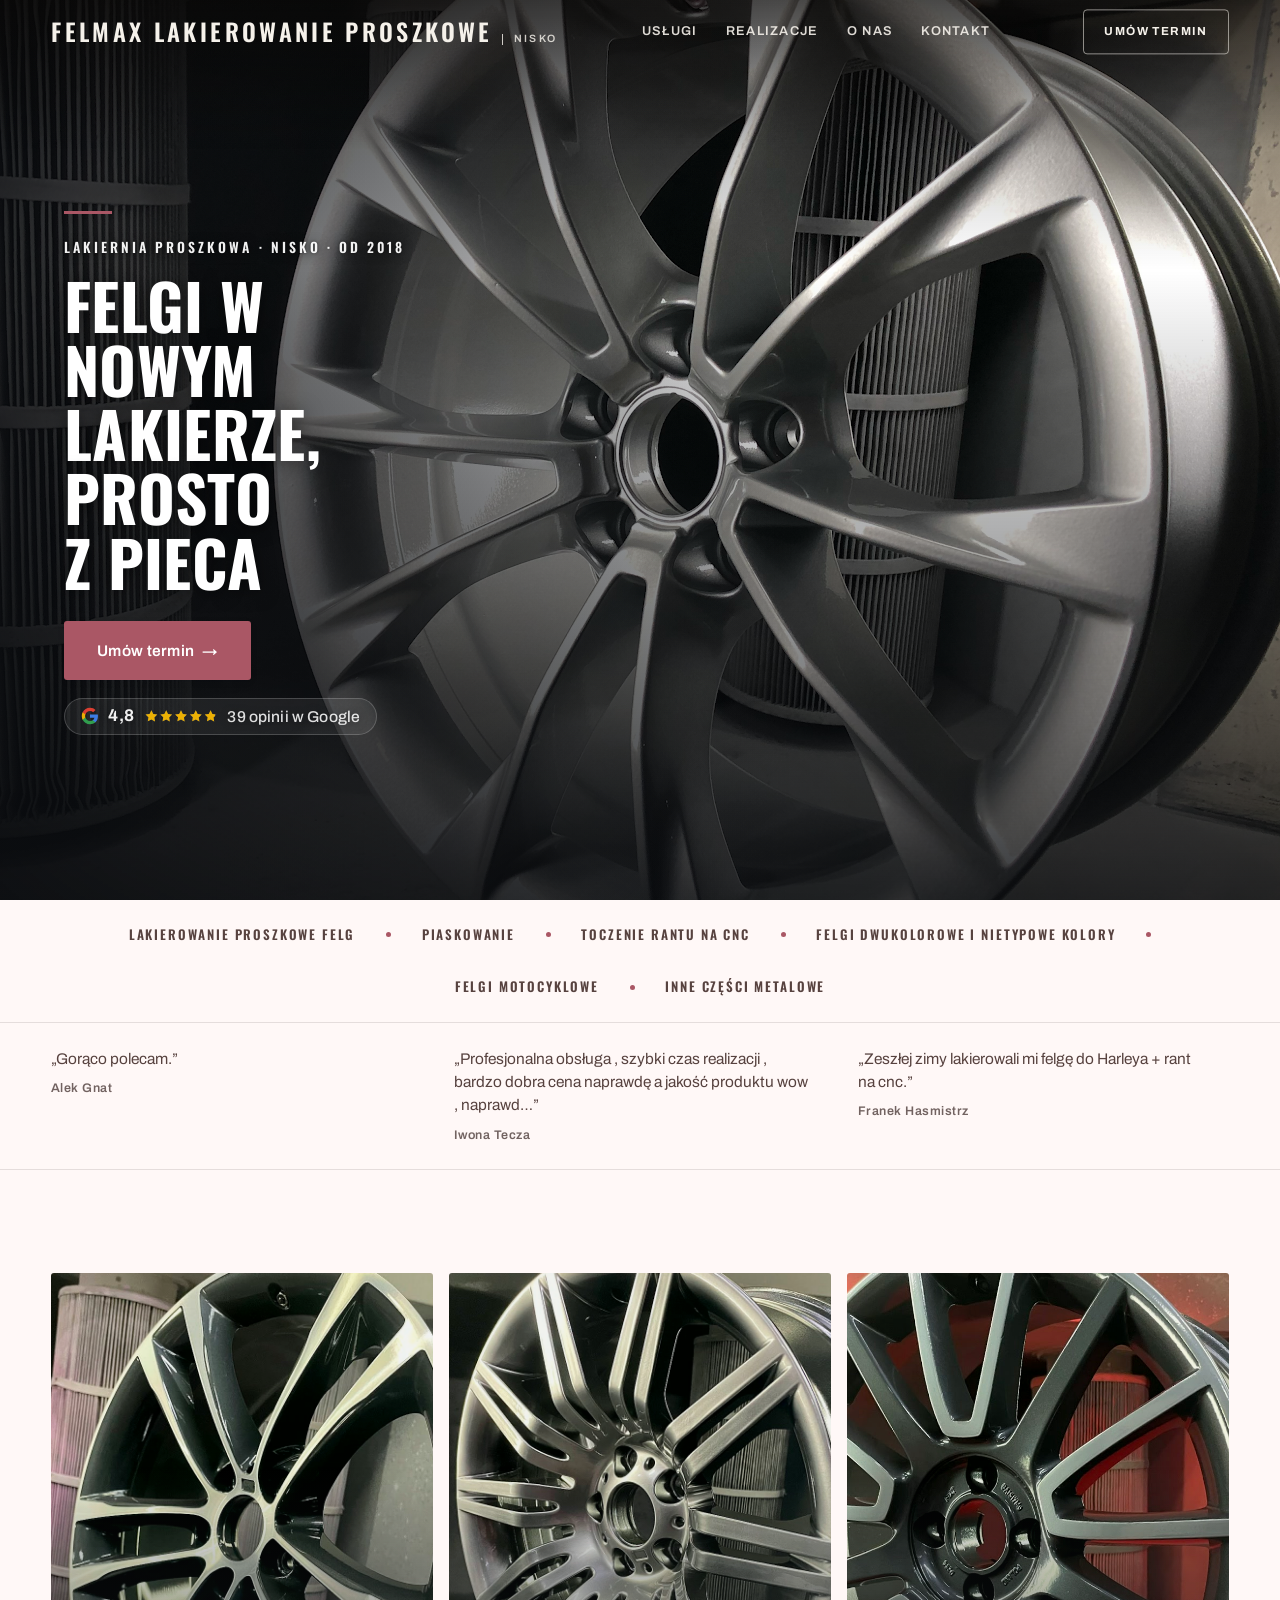
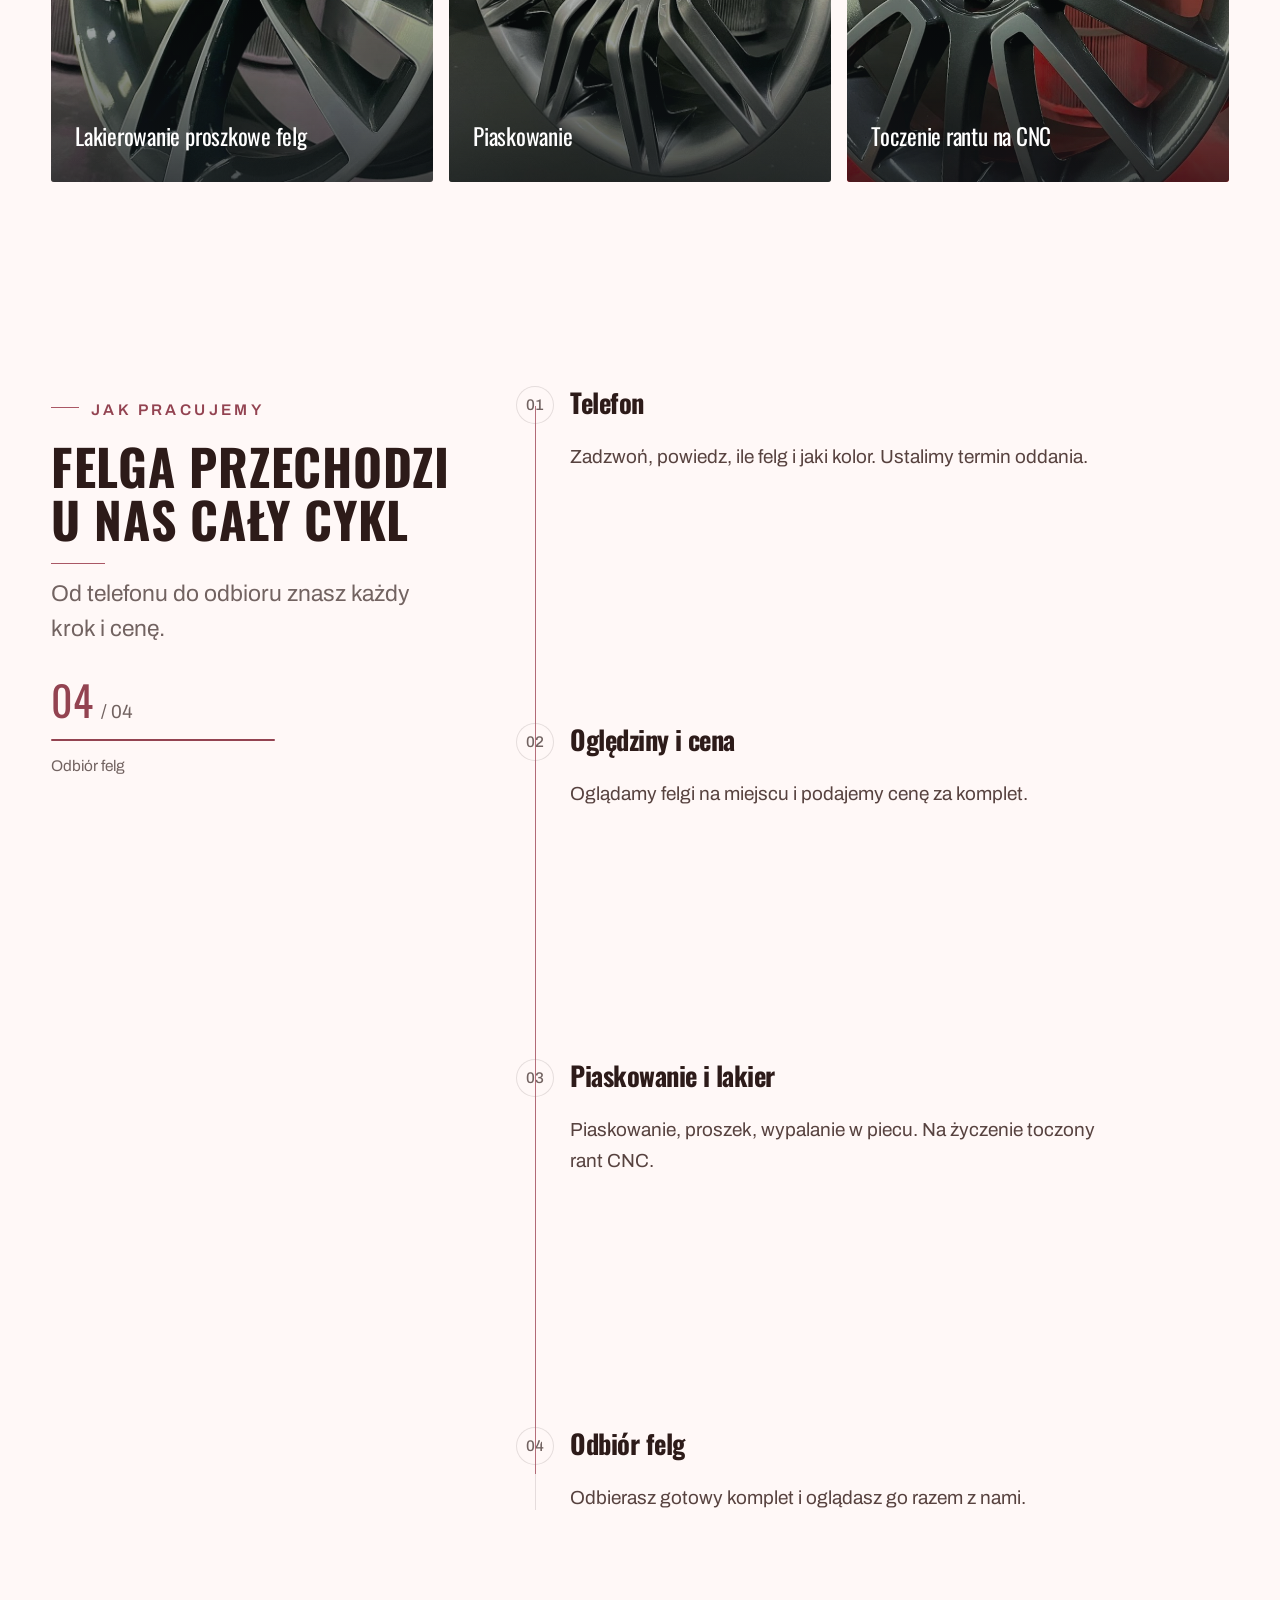
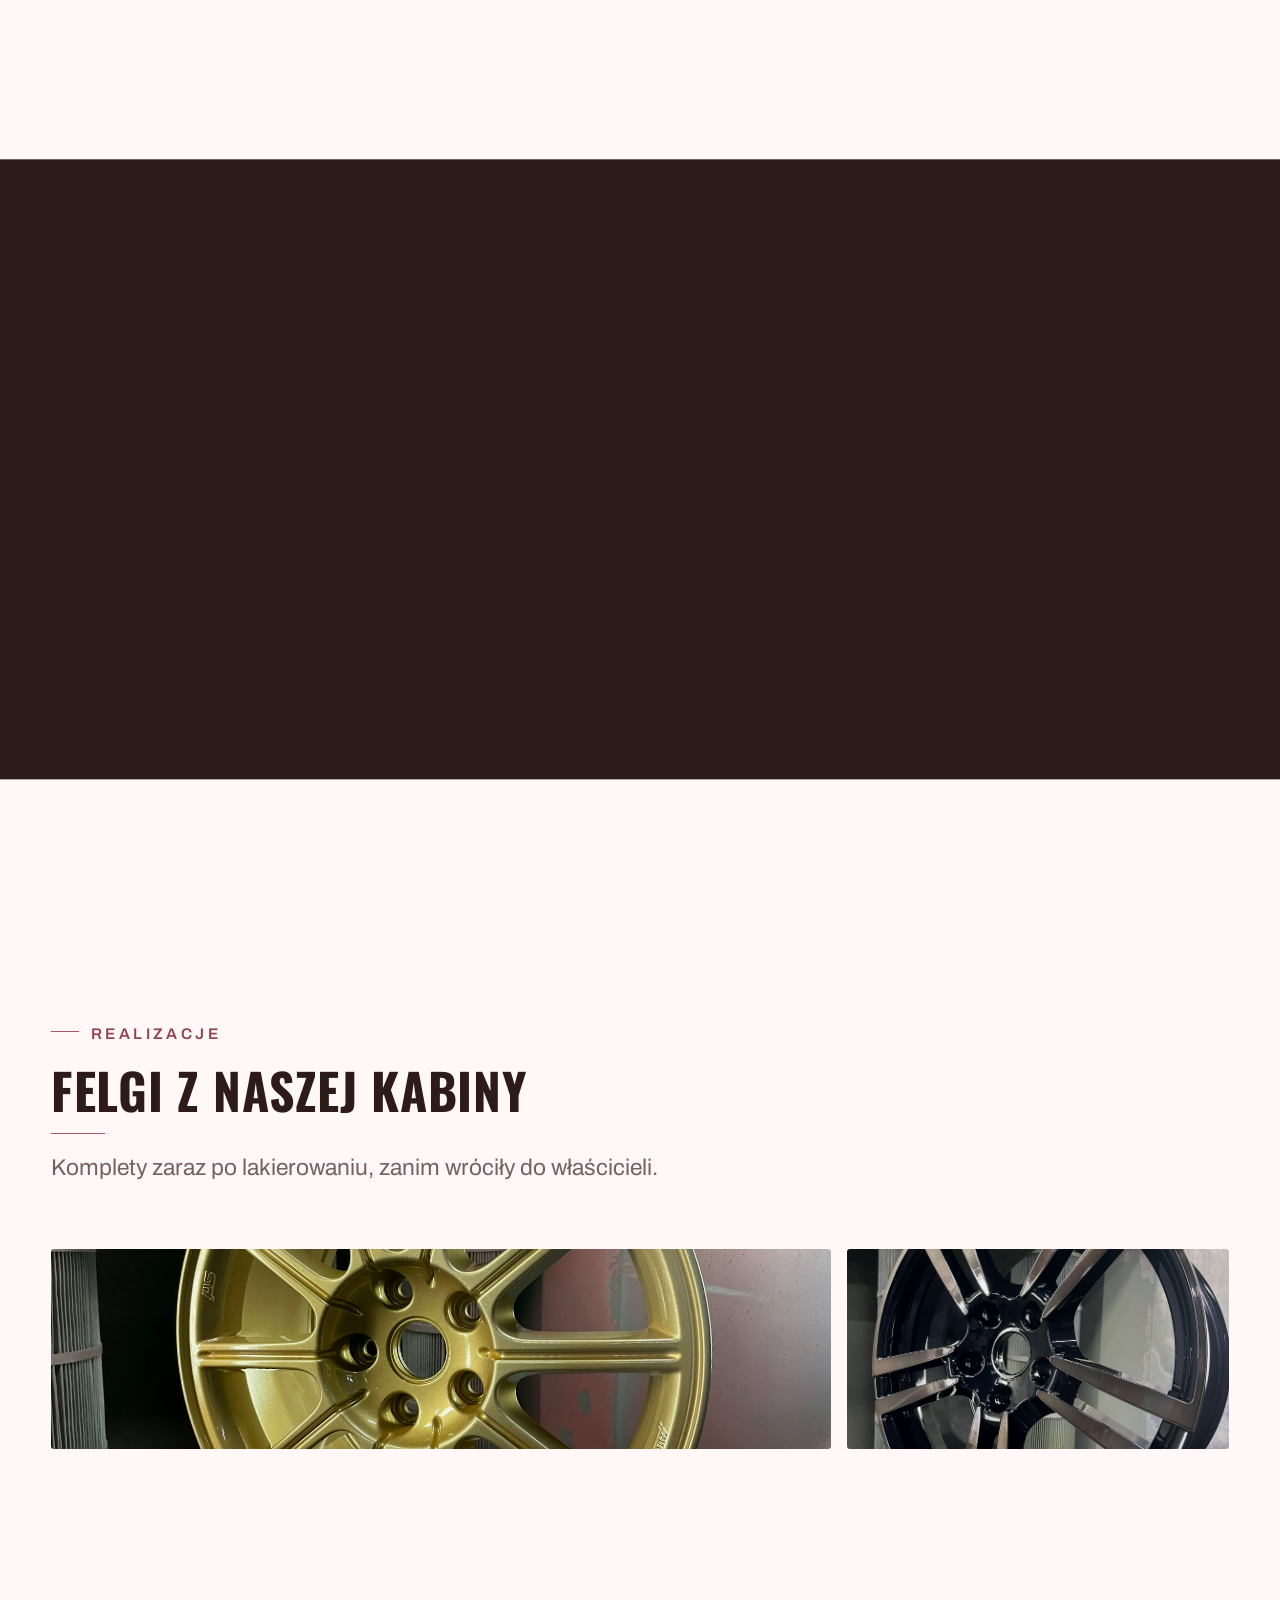
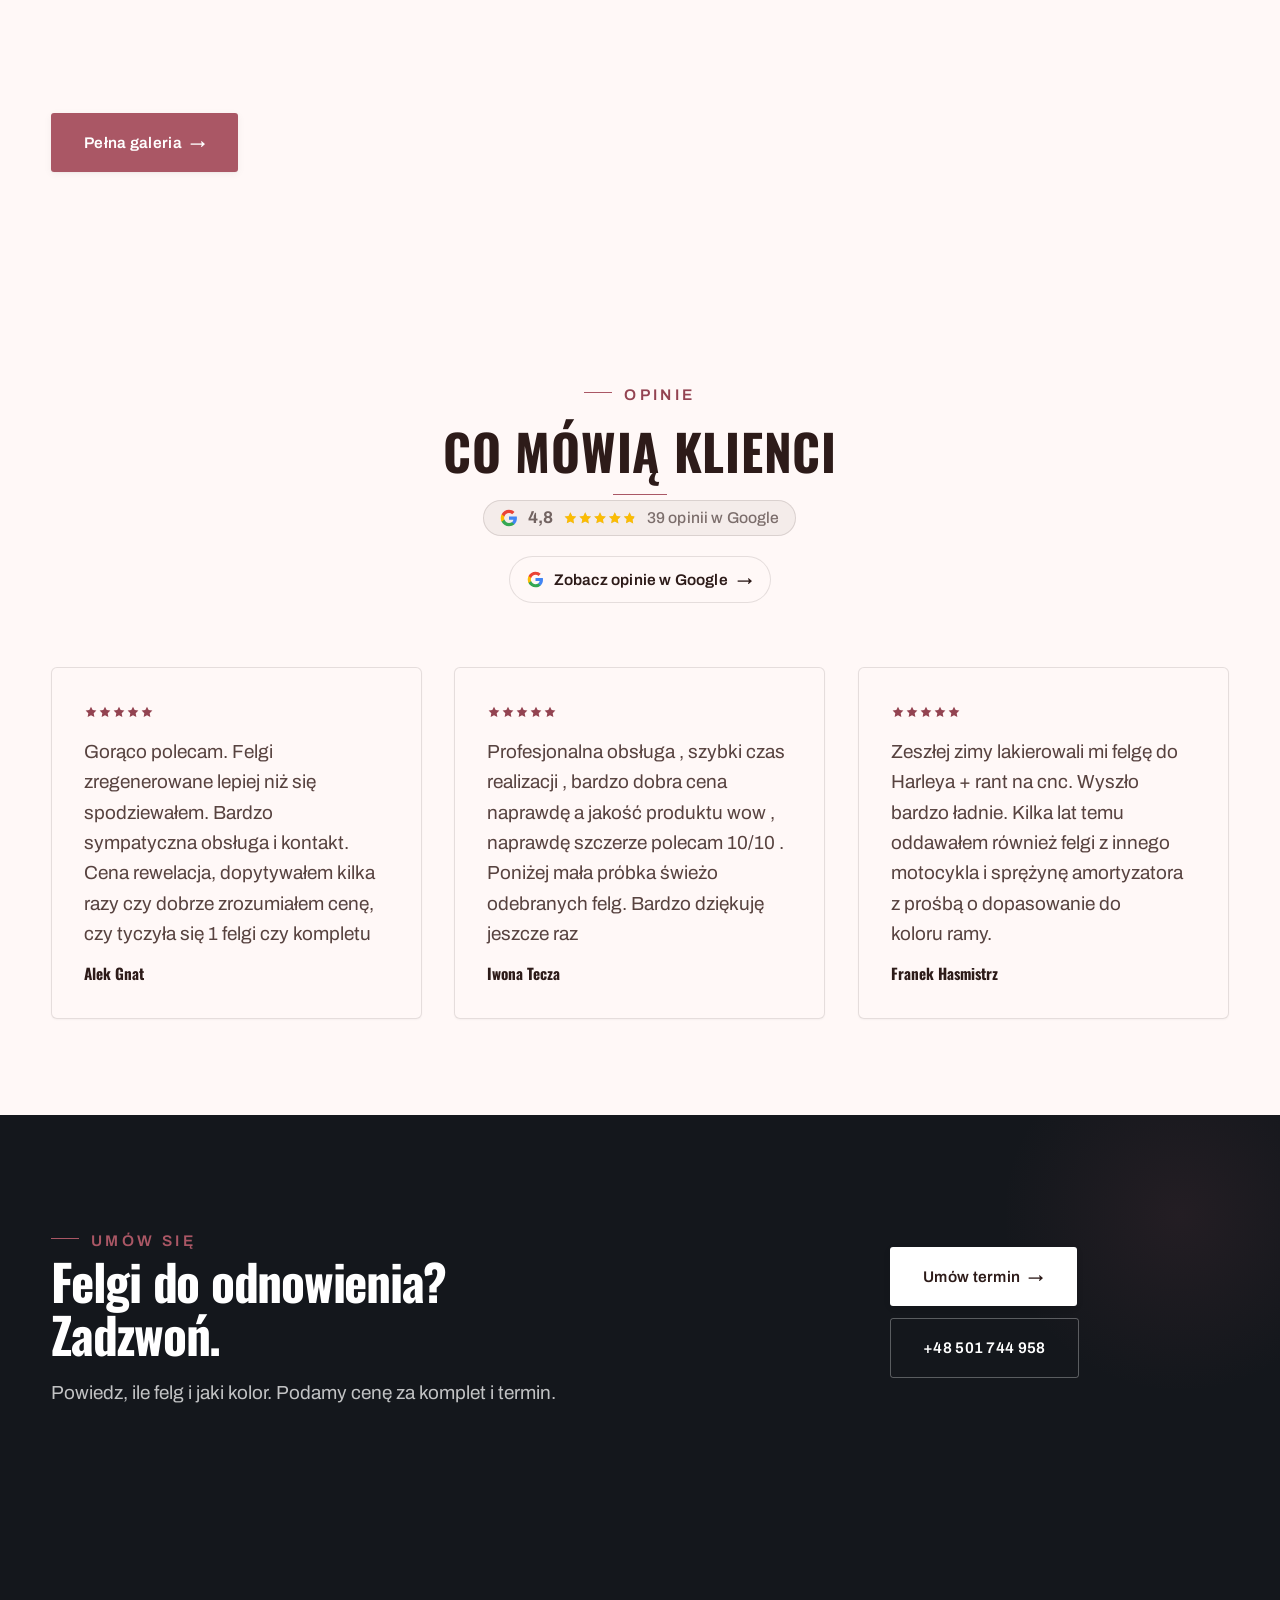
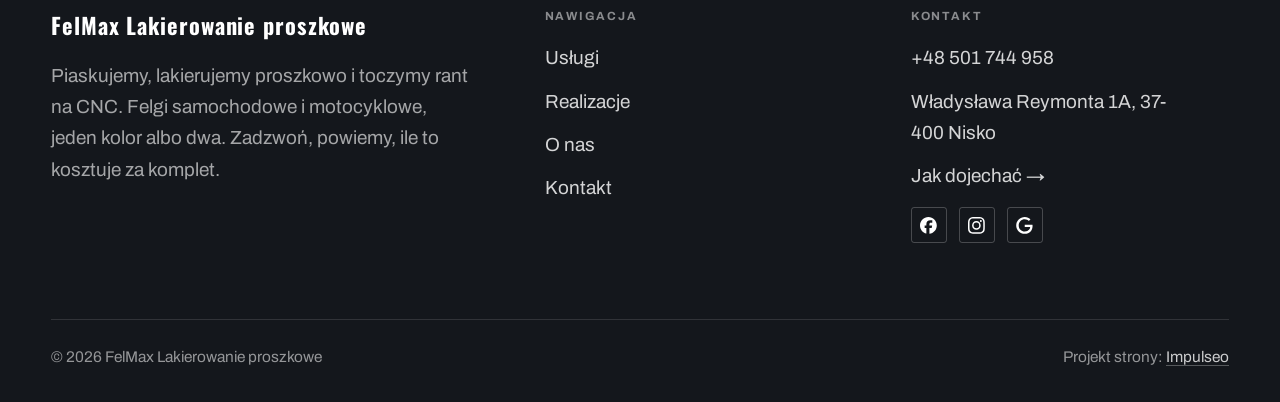
<file: index.html>
<!DOCTYPE html>
<html lang="pl">
<head>
<meta charset="UTF-8">
<meta name="viewport" content="width=device-width, initial-scale=1.0">
<title>FelMax Lakierowanie proszkowe - Lakierowanie proszkowe felg · Nisko</title>
<meta name="description" content="FelMax Lakierowanie proszkowe - lakierowanie proszkowe i renowacja felg, Nisko i okolice. Piaskowanie, malowanie proszkowe w wybranym kolorze, toczenie rantu na CNC. Felgi samochodowe i motocyklowe. Zadzwoń.">
<link rel="canonical" href="https://kris20032.github.io/felmax-lakierowanie-proszkowe/">
<meta name="robots" content="noindex, nofollow">
<meta property="og:type" content="website">
<meta property="og:locale" content="pl_PL">
<meta property="og:site_name" content="FelMax Lakierowanie proszkowe">
<meta property="og:title" content="FelMax Lakierowanie proszkowe - Lakierowanie proszkowe felg · Nisko">
<meta property="og:description" content="FelMax Lakierowanie proszkowe - lakierowanie proszkowe i renowacja felg, Nisko i okolice. Piaskowanie, malowanie proszkowe w wybranym kolorze, toczenie rantu na CNC. Felgi samochodowe i motocyklowe. Zadzwoń.">
<meta property="og:url" content="https://kris20032.github.io/felmax-lakierowanie-proszkowe/">
<meta property="og:image" content="https://kris20032.github.io/felmax-lakierowanie-proszkowe/img/og.jpg">
<meta property="og:image:width" content="1200">
<meta property="og:image:height" content="630">
<meta name="twitter:card" content="summary_large_image">
<script type="application/ld+json">{"@context": "https://schema.org", "@type": "LocalBusiness", "name": "FelMax Lakierowanie proszkowe", "url": "https://kris20032.github.io/felmax-lakierowanie-proszkowe/", "telephone": "+48501744958", "image": "https://kris20032.github.io/felmax-lakierowanie-proszkowe/img/og.jpg", "address": "Władysława Reymonta 1A, 37-400 Nisko", "sameAs": ["https://maps.google.com/?cid=14068494720632291724&g_mp=Cidnb29nbGUubWFwcy5wbGFjZXMudjEuUGxhY2VzLlNlYXJjaFRleHQQAhgEIAA", "https://www.facebook.com/FELMAXNISKO?locale=cy_GB", "https://www.instagram.com/felmax_nisko/"]}</script>
<link rel="preconnect" href="https://fonts.googleapis.com">
<link rel="preconnect" href="https://fonts.gstatic.com" crossorigin>
<link href="https://fonts.googleapis.com/css2?family=Oswald:wght@500;600;700&family=Archivo:wght@400;500;600&display=swap" rel="stylesheet">
<link rel="stylesheet" href="assets/styles.css?v=ea77dcf3">
</head>
<body>

<header class="nav">
  <div class="wrap nav-inner">
    <a class="brand" href="index.html"><span class="name">FelMax Lakierowanie proszkowe</span><span class="sub">Nisko</span></a>
    <nav class="nav-links">
      <a href="oferta.html">Usługi</a>
      <a href="realizacje.html">Realizacje</a>
      <a href="o-nas.html">O nas</a>
      <a href="kontakt.html">Kontakt</a>
      <a href="kontakt.html" class="btn btn-accent">Umów termin</a>
    </nav>
    <button class="nav-toggle" aria-label="Menu"><span></span><span></span><span></span></button>
  </div>
</header>

<main>
<section class="hero-auto">
  <img class="ha-bg" src="img/hero.jpg" fetchpriority="high" data-rotate="img/g1.jpg" alt="FelMax Lakierowanie proszkowe" width="1600" height="900">
  <div class="ha-veil"></div>
  <div class="ha-inner">
    <span class="ha-tick" aria-hidden="true"></span>
    <span class="ha-kicker">Lakiernia proszkowa · Nisko · od 2018</span>
    <h1 class="ha-claim">Felgi w nowym lakierze, prosto z pieca</h1>
    <a href="kontakt.html" class="btn btn-accent ha-cta">Umów termin <span class="arr">→</span></a>
      <p class="ha-rating"><span class="g-badge"><svg class="gb-ico" viewBox="0 0 24 24" width="18" height="18" aria-hidden="true"><path fill="#4285F4" d="M22.56 12.25c0-.78-.07-1.53-.2-2.25H12v4.26h5.92c-.26 1.37-1.04 2.53-2.21 3.31v2.77h3.57c2.08-1.92 3.28-4.74 3.28-8.09z"/><path fill="#34A853" d="M12 23c2.97 0 5.46-.98 7.28-2.66l-3.57-2.77c-.98.66-2.23 1.06-3.71 1.06-2.86 0-5.29-1.93-6.16-4.53H2.18v2.84C3.99 20.53 7.7 23 12 23z"/><path fill="#FBBC05" d="M5.84 14.09c-.22-.66-.35-1.36-.35-2.09s.13-1.43.35-2.09V7.07H2.18C1.43 8.55 1 10.22 1 12s.43 3.45 1.18 4.93l2.85-2.22.81-.62z"/><path fill="#EA4335" d="M12 5.38c1.62 0 3.06.56 4.21 1.64l3.15-3.15C17.45 2.09 14.97 1 12 1 7.7 1 3.99 3.47 2.18 7.07l3.66 2.84c.87-2.6 3.3-4.53 6.16-4.53z"/></svg><b class="gb-ocena">4,8</b><svg class="gb-stars" viewBox="0 0 90 18" width="74" height="14.8" aria-hidden="true"><g fill="currentColor" opacity=".26"><path transform="translate(0,0)" d="M9 1.6l2.2 4.46 4.92.72-3.56 3.47.84 4.9L9 12.74l-4.4 2.31.84-4.9L1.88 6.68l4.92-.72L9 1.6Z"/><path transform="translate(18,0)" d="M9 1.6l2.2 4.46 4.92.72-3.56 3.47.84 4.9L9 12.74l-4.4 2.31.84-4.9L1.88 6.68l4.92-.72L9 1.6Z"/><path transform="translate(36,0)" d="M9 1.6l2.2 4.46 4.92.72-3.56 3.47.84 4.9L9 12.74l-4.4 2.31.84-4.9L1.88 6.68l4.92-.72L9 1.6Z"/><path transform="translate(54,0)" d="M9 1.6l2.2 4.46 4.92.72-3.56 3.47.84 4.9L9 12.74l-4.4 2.31.84-4.9L1.88 6.68l4.92-.72L9 1.6Z"/><path transform="translate(72,0)" d="M9 1.6l2.2 4.46 4.92.72-3.56 3.47.84 4.9L9 12.74l-4.4 2.31.84-4.9L1.88 6.68l4.92-.72L9 1.6Z"/></g><clipPath id="gs960"><rect x="0" y="0" width="86.4" height="18"/></clipPath><g fill="#FBBC04" clip-path="url(#gs960)"><path transform="translate(0,0)" d="M9 1.6l2.2 4.46 4.92.72-3.56 3.47.84 4.9L9 12.74l-4.4 2.31.84-4.9L1.88 6.68l4.92-.72L9 1.6Z"/><path transform="translate(18,0)" d="M9 1.6l2.2 4.46 4.92.72-3.56 3.47.84 4.9L9 12.74l-4.4 2.31.84-4.9L1.88 6.68l4.92-.72L9 1.6Z"/><path transform="translate(36,0)" d="M9 1.6l2.2 4.46 4.92.72-3.56 3.47.84 4.9L9 12.74l-4.4 2.31.84-4.9L1.88 6.68l4.92-.72L9 1.6Z"/><path transform="translate(54,0)" d="M9 1.6l2.2 4.46 4.92.72-3.56 3.47.84 4.9L9 12.74l-4.4 2.31.84-4.9L1.88 6.68l4.92-.72L9 1.6Z"/><path transform="translate(72,0)" d="M9 1.6l2.2 4.46 4.92.72-3.56 3.47.84 4.9L9 12.74l-4.4 2.31.84-4.9L1.88 6.68l4.92-.72L9 1.6Z"/></g></svg><span class="gb-txt">39 opinii w Google</span></span></p>
  </div>
</section>
<section class="spec-ribbon">
  <div class="wrap">
    <ul class="sr-row reveal"><li>Lakierowanie proszkowe felg</li><li>Piaskowanie</li><li>Toczenie rantu na CNC</li><li>Felgi dwukolorowe i nietypowe kolory</li><li>Felgi motocyklowe</li><li>Inne części metalowe</li></ul>
  </div>
</section>
<section class="opinie-mini" aria-label="Opinie klientów">
  <div class="wrap">
    <div class="om-row">
      <div class="om-item reveal"><blockquote>„Gorąco polecam.”</blockquote><span class="om-autor">Alek Gnat</span></div>
      <div class="om-item reveal"><blockquote>„Profesjonalna obsługa , szybki czas realizacji , bardzo dobra cena naprawdę a jakość produktu wow , naprawd…”</blockquote><span class="om-autor">Iwona Tecza</span></div>
      <div class="om-item reveal"><blockquote>„Zeszłej zimy lakierowali mi felgę do Harleya + rant na cnc.”</blockquote><span class="om-autor">Franek Hasmistrz</span></div>
    </div>
  </div>
</section>
<section class="gateways-band">
  <div class="wrap">
    <div class="gateways">
      <a href="oferta.html" class="gateway reveal"><img src="img/g2.jpg" alt="Lakierowanie proszkowe felg" loading="lazy" width="1600" height="1200" decoding="async"><span class="g-ttl">Lakierowanie proszkowe felg</span></a>
      <a href="oferta.html" class="gateway reveal"><img src="img/g3.jpg" alt="Piaskowanie" loading="lazy" width="1600" height="1200" decoding="async"><span class="g-ttl">Piaskowanie</span></a>
      <a href="oferta.html" class="gateway reveal"><img src="img/g4.jpg" alt="Toczenie rantu na CNC" loading="lazy" width="1498" height="1078" decoding="async"><span class="g-ttl">Toczenie rantu na CNC</span></a>
    </div>
  </div>
</section>
<section class="proces proces-os auto">
  <div class="wrap proc-grid">
    <div class="proc-side">
      <div class="head reveal">
        <span class="eyebrow">Jak pracujemy</span>
        <h2>Felga przechodzi u nas cały cykl</h2>
        <p>Od telefonu do odbioru znasz każdy krok i cenę.</p>
      </div>
      <div class="proc-count" aria-hidden="true"><span class="pc-cur">01</span><span class="pc-all">/ 04</span></div>
      <div class="proc-bar" aria-hidden="true"><i></i></div>
      <p class="proc-now" aria-hidden="true">Telefon</p>
    </div>
    <ol class="proces-line">
      <li class="reveal"><span class="pno">01</span><h3>Telefon</h3><p>Zadzwoń, powiedz, ile felg i jaki kolor. Ustalimy termin oddania.</p></li>
      <li class="reveal"><span class="pno">02</span><h3>Oględziny i cena</h3><p>Oglądamy felgi na miejscu i podajemy cenę za komplet.</p></li>
      <li class="reveal"><span class="pno">03</span><h3>Piaskowanie i lakier</h3><p>Piaskowanie, proszek, wypalanie w piecu. Na życzenie toczony rant CNC.</p></li>
      <li class="reveal"><span class="pno">04</span><h3>Odbiór felg</h3><p>Odbierasz gotowy komplet i oglądasz go razem z nami.</p></li>
    </ol>
  </div>
</section>
<section class="stopklatka" aria-hidden="true">
  <div class="stk-bg" style="background-image:url(img/g6.jpg)"></div>
</section>
<section>
  <div class="wrap">
    <div class="head reveal">
      <span class="eyebrow">Realizacje</span>
      <h2>Felgi z naszej kabiny</h2>
      <p>Komplety zaraz po lakierowaniu, zanim wróciły do właścicieli.</p>
    </div>
    <div class="gallery">
      <div class="tile t-two3 reveal"><img src="img/g5.jpg" alt="FelMax Lakierowanie proszkowe" loading="lazy" width="1502" height="1084" decoding="async"></div>
      <div class="tile t-third reveal"><img src="img/g7.jpg" alt="FelMax Lakierowanie proszkowe" loading="lazy" width="1600" height="2133" decoding="async"></div>
      <div class="tile t-third reveal"><img src="img/about.jpg" alt="FelMax Lakierowanie proszkowe" loading="lazy" width="1502" height="1084" decoding="async"></div>
    </div>
    <div style="margin-top:var(--space-7)" class="reveal"><a href="realizacje.html" class="btn btn-accent">Pełna galeria <span class="arr">→</span></a></div>
  </div>
</section>
<section class="opinie">
  <div class="wrap">
    <div class="head center reveal">
      <span class="eyebrow">Opinie</span>
      <h2>Co mówią klienci</h2>
    </div>
    <p class="op-meta reveal"><span class="g-badge"><svg class="gb-ico" viewBox="0 0 24 24" width="18" height="18" aria-hidden="true"><path fill="#4285F4" d="M22.56 12.25c0-.78-.07-1.53-.2-2.25H12v4.26h5.92c-.26 1.37-1.04 2.53-2.21 3.31v2.77h3.57c2.08-1.92 3.28-4.74 3.28-8.09z"/><path fill="#34A853" d="M12 23c2.97 0 5.46-.98 7.28-2.66l-3.57-2.77c-.98.66-2.23 1.06-3.71 1.06-2.86 0-5.29-1.93-6.16-4.53H2.18v2.84C3.99 20.53 7.7 23 12 23z"/><path fill="#FBBC05" d="M5.84 14.09c-.22-.66-.35-1.36-.35-2.09s.13-1.43.35-2.09V7.07H2.18C1.43 8.55 1 10.22 1 12s.43 3.45 1.18 4.93l2.85-2.22.81-.62z"/><path fill="#EA4335" d="M12 5.38c1.62 0 3.06.56 4.21 1.64l3.15-3.15C17.45 2.09 14.97 1 12 1 7.7 1 3.99 3.47 2.18 7.07l3.66 2.84c.87-2.6 3.3-4.53 6.16-4.53z"/></svg><b class="gb-ocena">4,8</b><svg class="gb-stars" viewBox="0 0 90 18" width="74" height="14.8" aria-hidden="true"><g fill="currentColor" opacity=".26"><path transform="translate(0,0)" d="M9 1.6l2.2 4.46 4.92.72-3.56 3.47.84 4.9L9 12.74l-4.4 2.31.84-4.9L1.88 6.68l4.92-.72L9 1.6Z"/><path transform="translate(18,0)" d="M9 1.6l2.2 4.46 4.92.72-3.56 3.47.84 4.9L9 12.74l-4.4 2.31.84-4.9L1.88 6.68l4.92-.72L9 1.6Z"/><path transform="translate(36,0)" d="M9 1.6l2.2 4.46 4.92.72-3.56 3.47.84 4.9L9 12.74l-4.4 2.31.84-4.9L1.88 6.68l4.92-.72L9 1.6Z"/><path transform="translate(54,0)" d="M9 1.6l2.2 4.46 4.92.72-3.56 3.47.84 4.9L9 12.74l-4.4 2.31.84-4.9L1.88 6.68l4.92-.72L9 1.6Z"/><path transform="translate(72,0)" d="M9 1.6l2.2 4.46 4.92.72-3.56 3.47.84 4.9L9 12.74l-4.4 2.31.84-4.9L1.88 6.68l4.92-.72L9 1.6Z"/></g><clipPath id="gs960"><rect x="0" y="0" width="86.4" height="18"/></clipPath><g fill="#FBBC04" clip-path="url(#gs960)"><path transform="translate(0,0)" d="M9 1.6l2.2 4.46 4.92.72-3.56 3.47.84 4.9L9 12.74l-4.4 2.31.84-4.9L1.88 6.68l4.92-.72L9 1.6Z"/><path transform="translate(18,0)" d="M9 1.6l2.2 4.46 4.92.72-3.56 3.47.84 4.9L9 12.74l-4.4 2.31.84-4.9L1.88 6.68l4.92-.72L9 1.6Z"/><path transform="translate(36,0)" d="M9 1.6l2.2 4.46 4.92.72-3.56 3.47.84 4.9L9 12.74l-4.4 2.31.84-4.9L1.88 6.68l4.92-.72L9 1.6Z"/><path transform="translate(54,0)" d="M9 1.6l2.2 4.46 4.92.72-3.56 3.47.84 4.9L9 12.74l-4.4 2.31.84-4.9L1.88 6.68l4.92-.72L9 1.6Z"/><path transform="translate(72,0)" d="M9 1.6l2.2 4.46 4.92.72-3.56 3.47.84 4.9L9 12.74l-4.4 2.31.84-4.9L1.88 6.68l4.92-.72L9 1.6Z"/></g></svg><span class="gb-txt">39 opinii w Google</span></span></p>
    <p class="op-meta reveal"><a class="op-google" href="https://maps.google.com/?cid=14068494720632291724&amp;g_mp=Cidnb29nbGUubWFwcy5wbGFjZXMudjEuUGxhY2VzLlNlYXJjaFRleHQQAhgEIAA" target="_blank" rel="noopener"><svg class="op-g-ico" viewBox="0 0 24 24" width="17" height="17" aria-hidden="true"><path fill="#4285F4" d="M22.56 12.25c0-.78-.07-1.53-.2-2.25H12v4.26h5.92c-.26 1.37-1.04 2.53-2.21 3.31v2.77h3.57c2.08-1.92 3.28-4.74 3.28-8.09z"/><path fill="#34A853" d="M12 23c2.97 0 5.46-.98 7.28-2.66l-3.57-2.77c-.98.66-2.23 1.06-3.71 1.06-2.86 0-5.29-1.93-6.16-4.53H2.18v2.84C3.99 20.53 7.7 23 12 23z"/><path fill="#FBBC05" d="M5.84 14.09c-.22-.66-.35-1.36-.35-2.09s.13-1.43.35-2.09V7.07H2.18C1.43 8.55 1 10.22 1 12s.43 3.45 1.18 4.93l2.85-2.22.81-.62z"/><path fill="#EA4335" d="M12 5.38c1.62 0 3.06.56 4.21 1.64l3.15-3.15C17.45 2.09 14.97 1 12 1 7.7 1 3.99 3.47 2.18 7.07l3.66 2.84c.87-2.6 3.3-4.53 6.16-4.53z"/></svg><span>Zobacz opinie w Google</span><span class="arr">→</span></a></p>
    <div class="opinie-grid">
      <figure class="op-card reveal"><span class="op-star"><svg class="ico-star" width="14" height="14" viewBox="0 0 24 24" style="vertical-align:-2px" aria-hidden="true"><path d="M12 2.8l2.85 5.8 6.4.93-4.63 4.5 1.1 6.37L12 17.4l-5.72 3 1.1-6.37-4.63-4.5 6.4-.93L12 2.8Z" fill="currentColor"/></svg><svg class="ico-star" width="14" height="14" viewBox="0 0 24 24" style="vertical-align:-2px" aria-hidden="true"><path d="M12 2.8l2.85 5.8 6.4.93-4.63 4.5 1.1 6.37L12 17.4l-5.72 3 1.1-6.37-4.63-4.5 6.4-.93L12 2.8Z" fill="currentColor"/></svg><svg class="ico-star" width="14" height="14" viewBox="0 0 24 24" style="vertical-align:-2px" aria-hidden="true"><path d="M12 2.8l2.85 5.8 6.4.93-4.63 4.5 1.1 6.37L12 17.4l-5.72 3 1.1-6.37-4.63-4.5 6.4-.93L12 2.8Z" fill="currentColor"/></svg><svg class="ico-star" width="14" height="14" viewBox="0 0 24 24" style="vertical-align:-2px" aria-hidden="true"><path d="M12 2.8l2.85 5.8 6.4.93-4.63 4.5 1.1 6.37L12 17.4l-5.72 3 1.1-6.37-4.63-4.5 6.4-.93L12 2.8Z" fill="currentColor"/></svg><svg class="ico-star" width="14" height="14" viewBox="0 0 24 24" style="vertical-align:-2px" aria-hidden="true"><path d="M12 2.8l2.85 5.8 6.4.93-4.63 4.5 1.1 6.37L12 17.4l-5.72 3 1.1-6.37-4.63-4.5 6.4-.93L12 2.8Z" fill="currentColor"/></svg></span><blockquote>Gorąco polecam. Felgi zregenerowane lepiej niż się spodziewałem. Bardzo sympatyczna obsługa i kontakt. Cena rewelacja, dopytywałem kilka razy czy dobrze zrozumiałem cenę, czy tyczyła się 1 felgi czy kompletu</blockquote><span class="op-autor">Alek Gnat</span></figure>
      <figure class="op-card reveal"><span class="op-star"><svg class="ico-star" width="14" height="14" viewBox="0 0 24 24" style="vertical-align:-2px" aria-hidden="true"><path d="M12 2.8l2.85 5.8 6.4.93-4.63 4.5 1.1 6.37L12 17.4l-5.72 3 1.1-6.37-4.63-4.5 6.4-.93L12 2.8Z" fill="currentColor"/></svg><svg class="ico-star" width="14" height="14" viewBox="0 0 24 24" style="vertical-align:-2px" aria-hidden="true"><path d="M12 2.8l2.85 5.8 6.4.93-4.63 4.5 1.1 6.37L12 17.4l-5.72 3 1.1-6.37-4.63-4.5 6.4-.93L12 2.8Z" fill="currentColor"/></svg><svg class="ico-star" width="14" height="14" viewBox="0 0 24 24" style="vertical-align:-2px" aria-hidden="true"><path d="M12 2.8l2.85 5.8 6.4.93-4.63 4.5 1.1 6.37L12 17.4l-5.72 3 1.1-6.37-4.63-4.5 6.4-.93L12 2.8Z" fill="currentColor"/></svg><svg class="ico-star" width="14" height="14" viewBox="0 0 24 24" style="vertical-align:-2px" aria-hidden="true"><path d="M12 2.8l2.85 5.8 6.4.93-4.63 4.5 1.1 6.37L12 17.4l-5.72 3 1.1-6.37-4.63-4.5 6.4-.93L12 2.8Z" fill="currentColor"/></svg><svg class="ico-star" width="14" height="14" viewBox="0 0 24 24" style="vertical-align:-2px" aria-hidden="true"><path d="M12 2.8l2.85 5.8 6.4.93-4.63 4.5 1.1 6.37L12 17.4l-5.72 3 1.1-6.37-4.63-4.5 6.4-.93L12 2.8Z" fill="currentColor"/></svg></span><blockquote>Profesjonalna obsługa , szybki czas realizacji , bardzo dobra cena naprawdę a jakość produktu wow , naprawdę szczerze polecam 10/10 . Poniżej mała próbka świeżo odebranych felg. Bardzo dziękuję jeszcze raz</blockquote><span class="op-autor">Iwona Tecza</span></figure>
      <figure class="op-card reveal"><span class="op-star"><svg class="ico-star" width="14" height="14" viewBox="0 0 24 24" style="vertical-align:-2px" aria-hidden="true"><path d="M12 2.8l2.85 5.8 6.4.93-4.63 4.5 1.1 6.37L12 17.4l-5.72 3 1.1-6.37-4.63-4.5 6.4-.93L12 2.8Z" fill="currentColor"/></svg><svg class="ico-star" width="14" height="14" viewBox="0 0 24 24" style="vertical-align:-2px" aria-hidden="true"><path d="M12 2.8l2.85 5.8 6.4.93-4.63 4.5 1.1 6.37L12 17.4l-5.72 3 1.1-6.37-4.63-4.5 6.4-.93L12 2.8Z" fill="currentColor"/></svg><svg class="ico-star" width="14" height="14" viewBox="0 0 24 24" style="vertical-align:-2px" aria-hidden="true"><path d="M12 2.8l2.85 5.8 6.4.93-4.63 4.5 1.1 6.37L12 17.4l-5.72 3 1.1-6.37-4.63-4.5 6.4-.93L12 2.8Z" fill="currentColor"/></svg><svg class="ico-star" width="14" height="14" viewBox="0 0 24 24" style="vertical-align:-2px" aria-hidden="true"><path d="M12 2.8l2.85 5.8 6.4.93-4.63 4.5 1.1 6.37L12 17.4l-5.72 3 1.1-6.37-4.63-4.5 6.4-.93L12 2.8Z" fill="currentColor"/></svg><svg class="ico-star" width="14" height="14" viewBox="0 0 24 24" style="vertical-align:-2px" aria-hidden="true"><path d="M12 2.8l2.85 5.8 6.4.93-4.63 4.5 1.1 6.37L12 17.4l-5.72 3 1.1-6.37-4.63-4.5 6.4-.93L12 2.8Z" fill="currentColor"/></svg></span><blockquote>Zeszłej zimy lakierowali mi felgę do Harleya + rant na cnc. Wyszło bardzo ładnie. Kilka lat temu oddawałem również felgi z innego motocykla i sprężynę amortyzatora z prośbą o dopasowanie do koloru ramy.</blockquote><span class="op-autor">Franek Hasmistrz</span></figure>
    </div>
  </div>
</section>
<section class="cta">
  <div class="wrap">
    <div class="reveal">
      <span class="eyebrow">Umów się</span>
      <h2>Felgi do odnowienia? Zadzwoń.</h2>
      <p>Powiedz, ile felg i jaki kolor. Podamy cenę za komplet i termin.</p>
    </div>
    <div class="cta-actions reveal">
      <a href="kontakt.html" class="btn btn-light">Umów termin <span class="arr">→</span></a>
      <a href="tel:+48501744958" class="btn btn-ghost btn-ghost-cta">+48 501 744 958</a>
    </div>
  </div>
</section>
</main>

<footer>
  <div class="wrap">
    <div class="foot-grid">
      <div class="foot-brand">
        <div class="name">FelMax Lakierowanie proszkowe</div>
        <p>Piaskujemy, lakierujemy proszkowo i toczymy rant na CNC. Felgi samochodowe i motocyklowe, jeden kolor albo dwa. Zadzwoń, powiemy, ile to kosztuje za komplet.</p>
      </div>
      <div class="foot-col">
        <h4>Nawigacja</h4>
        <a href="oferta.html">Usługi</a>
        <a href="realizacje.html">Realizacje</a>
        <a href="o-nas.html">O nas</a>
        <a href="kontakt.html">Kontakt</a>
      </div>
      <div class="foot-col">
        <h4>Kontakt</h4>
        <a href="tel:+48501744958">+48 501 744 958</a>
        <p>Władysława Reymonta 1A, 37-400 Nisko</p>
        <a href="https://maps.google.com/?cid=14068494720632291724&g_mp=Cidnb29nbGUubWFwcy5wbGFjZXMudjEuUGxhY2VzLlNlYXJjaFRleHQQAhgEIAA" target="_blank" rel="noopener">Jak dojechać →</a>
      <div class="foot-soc">
        <a class="soc" href="https://www.facebook.com/FELMAXNISKO?locale=cy_GB" target="_blank" rel="noopener" aria-label="Facebook - FelMax Lakierowanie proszkowe"><svg viewBox="0 0 24 24" aria-hidden="true" focusable="false"><path d="M9.101 23.691v-7.98H6.627v-3.667h2.474v-1.58c0-4.085 1.848-5.978 5.858-5.978.401 0 .955.042 1.468.103a8.68 8.68 0 0 1 1.141.195v3.325a8.623 8.623 0 0 0-.653-.036 26.805 26.805 0 0 0-.733-.009c-.707 0-1.259.096-1.675.309a1.686 1.686 0 0 0-.679.622c-.258.42-.374.995-.374 1.752v1.297h3.919l-.386 2.103-.287 1.564h-3.246v8.245C19.396 23.238 24 18.179 24 12.044c0-6.627-5.373-12-12-12s-12 5.373-12 12c0 5.628 3.874 10.35 9.101 11.647Z" fill="currentColor"/></svg></a>
        <a class="soc" href="https://www.instagram.com/felmax_nisko/" target="_blank" rel="noopener" aria-label="Instagram - FelMax Lakierowanie proszkowe"><svg viewBox="0 0 24 24" aria-hidden="true" focusable="false"><path d="M7.0301.084c-1.2768.0602-2.1487.264-2.911.5634-.7888.3075-1.4575.72-2.1228 1.3877-.6652.6677-1.075 1.3368-1.3802 2.127-.2954.7638-.4956 1.6365-.552 2.914-.0564 1.2775-.0689 1.6882-.0626 4.947.0062 3.2586.0206 3.6671.0825 4.9473.061 1.2765.264 2.1482.5635 2.9107.308.7889.72 1.4573 1.388 2.1228.6679.6655 1.3365 1.0743 2.1285 1.38.7632.295 1.6361.4961 2.9134.552 1.2773.056 1.6884.069 4.9462.0627 3.2578-.0062 3.668-.0207 4.9478-.0814 1.28-.0607 2.147-.2652 2.9098-.5633.7889-.3086 1.4578-.72 2.1228-1.3881.665-.6682 1.0745-1.3378 1.3795-2.1284.2957-.7632.4966-1.636.552-2.9124.056-1.2809.0692-1.6898.063-4.948-.0063-3.2583-.021-3.6668-.0817-4.9465-.0607-1.2797-.264-2.1487-.5633-2.9117-.3084-.7889-.72-1.4568-1.3876-2.1228C21.2982 1.33 20.628.9208 19.8378.6165 19.074.321 18.2017.1197 16.9244.0645 15.6471.0093 15.236-.005 11.977.0014 8.718.0076 8.31.0215 7.0301.0839m.1402 21.6932c-1.17-.0509-1.8053-.2453-2.2287-.408-.5606-.216-.96-.4771-1.3819-.895-.422-.4178-.6811-.8186-.9-1.378-.1644-.4234-.3624-1.058-.4171-2.228-.0595-1.2645-.072-1.6442-.079-4.848-.007-3.2037.0053-3.583.0607-4.848.05-1.169.2456-1.805.408-2.2282.216-.5613.4762-.96.895-1.3816.4188-.4217.8184-.6814 1.3783-.9003.423-.1651 1.0575-.3614 2.227-.4171 1.2655-.06 1.6447-.072 4.848-.079 3.2033-.007 3.5835.005 4.8495.0608 1.169.0508 1.8053.2445 2.228.408.5608.216.96.4754 1.3816.895.4217.4194.6816.8176.9005 1.3787.1653.4217.3617 1.056.4169 2.2263.0602 1.2655.0739 1.645.0796 4.848.0058 3.203-.0055 3.5834-.061 4.848-.051 1.17-.245 1.8055-.408 2.2294-.216.5604-.4763.96-.8954 1.3814-.419.4215-.8181.6811-1.3783.9-.4224.1649-1.0577.3617-2.2262.4174-1.2656.0595-1.6448.072-4.8493.079-3.2045.007-3.5825-.006-4.848-.0608M16.953 5.5864A1.44 1.44 0 1 0 18.39 4.144a1.44 1.44 0 0 0-1.437 1.4424M5.8385 12.012c.0067 3.4032 2.7706 6.1557 6.173 6.1493 3.4026-.0065 6.157-2.7701 6.1506-6.1733-.0065-3.4032-2.771-6.1565-6.174-6.1498-3.403.0067-6.156 2.771-6.1496 6.1738M8 12.0077a4 4 0 1 1 4.008 3.9921A3.9996 3.9996 0 0 1 8 12.0077" fill="currentColor"/></svg></a>
        <a class="soc" href="https://maps.google.com/?cid=14068494720632291724&g_mp=Cidnb29nbGUubWFwcy5wbGFjZXMudjEuUGxhY2VzLlNlYXJjaFRleHQQAhgEIAA" target="_blank" rel="noopener" aria-label="Google - FelMax Lakierowanie proszkowe"><svg viewBox="0 0 24 24" aria-hidden="true" focusable="false"><path d="M12.48 10.92v3.28h7.84c-.24 1.84-.853 3.187-1.787 4.133-1.147 1.147-2.933 2.4-6.053 2.4-4.827 0-8.6-3.893-8.6-8.72s3.773-8.72 8.6-8.72c2.6 0 4.507 1.027 5.907 2.347l2.307-2.307C18.747 1.44 16.133 0 12.48 0 5.867 0 .307 5.387.307 12s5.56 12 12.173 12c3.573 0 6.267-1.173 8.373-3.36 2.16-2.16 2.84-5.213 2.84-7.667 0-.76-.053-1.467-.173-2.053H12.48z" fill="currentColor"/></svg></a>
      </div>
      </div>
    </div>
    <div class="foot-bot">
      <span>© 2026 FelMax Lakierowanie proszkowe</span>
      <span>Projekt strony: <a class="foot-credit" href="https://impulseo.pl" target="_blank" rel="noopener">Impulseo</a></span>
    </div>
  </div>
</footer>
<div class="sticky-reserve"><a class="sr-book" href="kontakt.html">Umów termin</a><a class="sr-call" href="tel:+48501744958" aria-label="Zadzwoń"><svg class="ico-tel" width="16" height="16" viewBox="0 0 24 24" fill="none" aria-hidden="true"><path d="M6.6 10.8a15.5 15.5 0 0 0 6.6 6.6l2.2-2.2a1 1 0 0 1 1-.24 11.4 11.4 0 0 0 3.6.58 1 1 0 0 1 1 1V20a1 1 0 0 1-1 1A17 17 0 0 1 3 4a1 1 0 0 1 1-1h3.5a1 1 0 0 1 1 1c0 1.25.2 2.46.58 3.6a1 1 0 0 1-.25 1l-2.23 2.2Z" fill="currentColor"/></svg></a></div>
<div class="demo-wazne" data-do="2026-10-28" data-cykl="3" hidden><svg class="dw-ico" width="13" height="13" viewBox="0 0 24 24" fill="none" aria-hidden="true"><circle cx="12" cy="12" r="8.6" stroke="currentColor" stroke-width="1.8"/><path d="M12 7.2V12l3.3 2" stroke="currentColor" stroke-width="1.8" stroke-linecap="round"/></svg><span class="dw-txt"></span></div>

<script src="assets/main.js"></script>
</body>
</html>
</file>
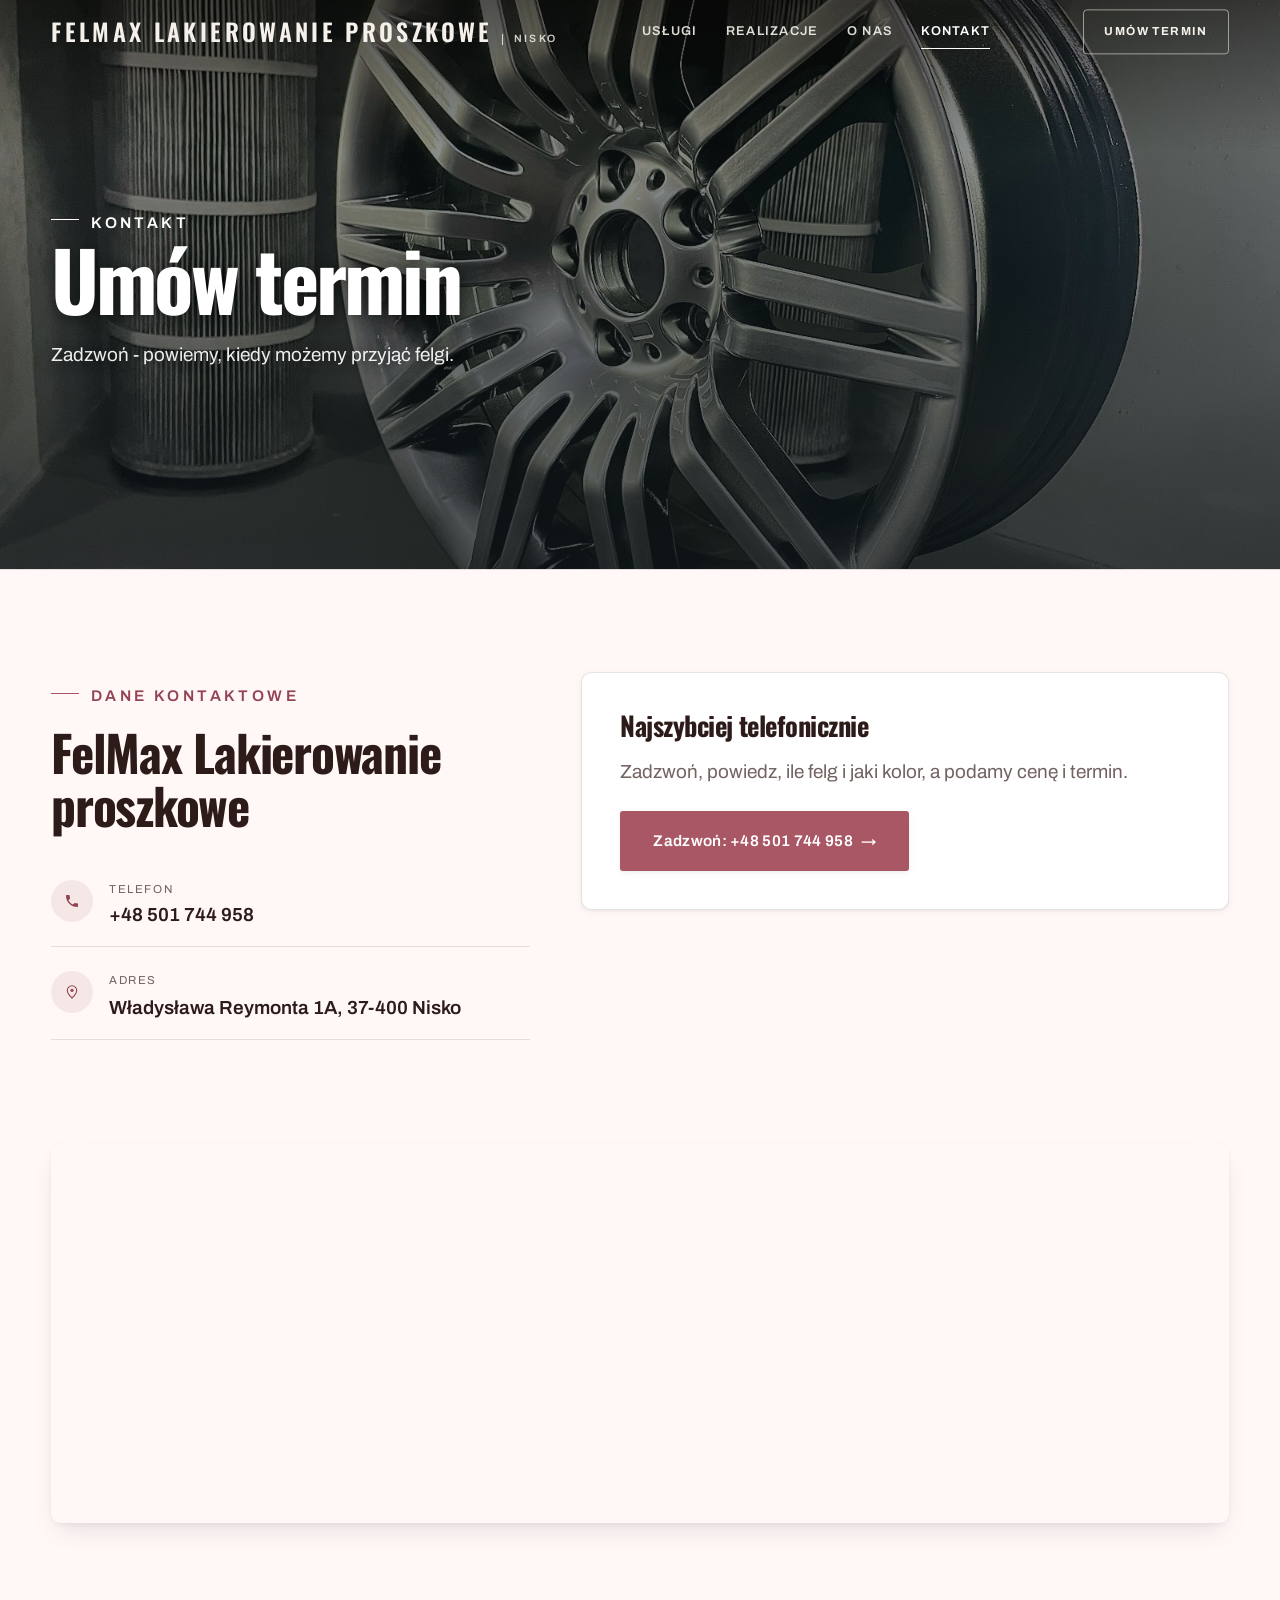
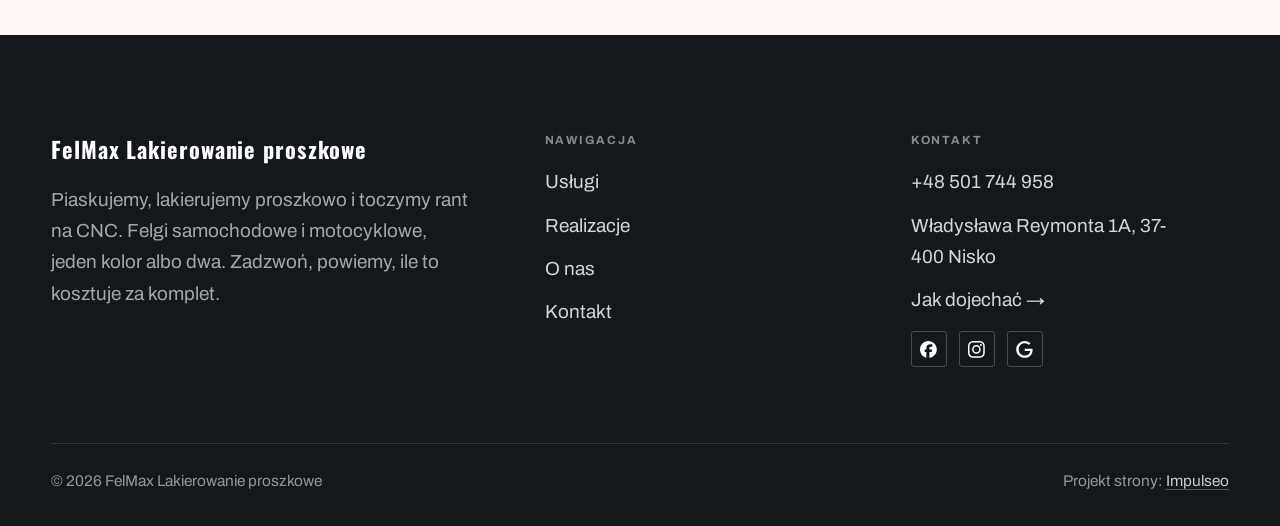
<file: kontakt.html>
<!DOCTYPE html>
<html lang="pl">
<head>
<meta charset="UTF-8">
<meta name="viewport" content="width=device-width, initial-scale=1.0">
<title>Kontakt - FelMax Lakierowanie proszkowe</title>
<meta name="description" content="Kontakt FelMax Lakierowanie proszkowe - Władysława Reymonta 1A, 37-400 Nisko">
<link rel="canonical" href="https://kris20032.github.io/felmax-lakierowanie-proszkowe/kontakt.html">
<meta name="robots" content="noindex, nofollow">
<meta property="og:type" content="website">
<meta property="og:locale" content="pl_PL">
<meta property="og:site_name" content="FelMax Lakierowanie proszkowe">
<meta property="og:title" content="Kontakt - FelMax Lakierowanie proszkowe">
<meta property="og:description" content="Kontakt FelMax Lakierowanie proszkowe - Władysława Reymonta 1A, 37-400 Nisko">
<meta property="og:url" content="https://kris20032.github.io/felmax-lakierowanie-proszkowe/kontakt.html">
<meta property="og:image" content="https://kris20032.github.io/felmax-lakierowanie-proszkowe/img/og.jpg">
<meta property="og:image:width" content="1200">
<meta property="og:image:height" content="630">
<meta name="twitter:card" content="summary_large_image">
<link rel="preconnect" href="https://fonts.googleapis.com">
<link rel="preconnect" href="https://fonts.gstatic.com" crossorigin>
<link href="https://fonts.googleapis.com/css2?family=Oswald:wght@500;600;700&family=Archivo:wght@400;500;600&display=swap" rel="stylesheet">
<link rel="stylesheet" href="assets/styles.css?v=ea77dcf3">
</head>
<body>

<header class="nav">
  <div class="wrap nav-inner">
    <a class="brand" href="index.html"><span class="name">FelMax Lakierowanie proszkowe</span><span class="sub">Nisko</span></a>
    <nav class="nav-links">
      <a href="oferta.html">Usługi</a>
      <a href="realizacje.html">Realizacje</a>
      <a href="o-nas.html">O nas</a>
      <a href="kontakt.html" class="active" aria-current="page">Kontakt</a>
      <a href="kontakt.html" class="btn btn-accent">Umów termin</a>
    </nav>
    <button class="nav-toggle" aria-label="Menu"><span></span><span></span><span></span></button>
  </div>
</header>

<main>
<section class="pagehead">
  <img src="img/g3.jpg" alt="FelMax Lakierowanie proszkowe - Umów termin" width="1600" height="1200" decoding="async">
  <div class="wrap">
    <span class="eyebrow">Kontakt</span>
    <h1>Umów termin</h1>
    <p>Zadzwoń - powiemy, kiedy możemy przyjąć felgi.</p>
  </div>
</section>
<section>
  <div class="wrap contact-grid">
    <div class="reveal">
      <span class="eyebrow">Dane kontaktowe</span>
      <h2 style="margin:var(--space-4) 0 var(--space-6)">FelMax Lakierowanie proszkowe</h2>
      <div class="info-list">
        <div class="info-row"><div class="ic"><svg class="ico-tel" width="16" height="16" viewBox="0 0 24 24" fill="none" aria-hidden="true"><path d="M6.6 10.8a15.5 15.5 0 0 0 6.6 6.6l2.2-2.2a1 1 0 0 1 1-.24 11.4 11.4 0 0 0 3.6.58 1 1 0 0 1 1 1V20a1 1 0 0 1-1 1A17 17 0 0 1 3 4a1 1 0 0 1 1-1h3.5a1 1 0 0 1 1 1c0 1.25.2 2.46.58 3.6a1 1 0 0 1-.25 1l-2.23 2.2Z" fill="currentColor"/></svg></div><div><div class="lbl">Telefon</div><a class="val" href="tel:+48501744958">+48 501 744 958</a></div></div>
        <div class="info-row"><div class="ic"><svg class="ico-pin" width="16" height="16" viewBox="0 0 24 24" fill="none" aria-hidden="true"><path d="M12 21s7-6.1 7-11.5A7 7 0 0 0 5 9.5C5 14.9 12 21 12 21Z" stroke="currentColor" stroke-width="1.6" fill="none"/><circle cx="12" cy="9.5" r="2.4" fill="currentColor"/></svg></div><div><div class="lbl">Adres</div><div class="val">Władysława Reymonta 1A, 37-400 Nisko</div></div></div>
      </div>
    </div>
    <div class="reveal">
      <div class="form">
        <h3 style="margin-bottom:var(--space-4)">Najszybciej telefonicznie</h3>
        <p class="muted" style="margin-bottom:var(--space-5)">Zadzwoń, powiedz, ile felg i jaki kolor, a podamy cenę i termin.</p>
        <a href="tel:+48501744958" class="btn btn-accent" style="justify-content:center">Zadzwoń: +48 501 744 958 <span class="arr">→</span></a>
      </div>
    </div>
  </div>
</section>
<section style="padding-top:0">
  <div class="wrap reveal">
    <iframe class="map" title="FelMax Lakierowanie proszkowe - Nisko" src="https://maps.google.com/maps?q=50.5129706%2C22.140797&z=15&output=embed" loading="lazy" referrerpolicy="no-referrer-when-downgrade"></iframe>
  </div>
</section>
</main>

<footer>
  <div class="wrap">
    <div class="foot-grid">
      <div class="foot-brand">
        <div class="name">FelMax Lakierowanie proszkowe</div>
        <p>Piaskujemy, lakierujemy proszkowo i toczymy rant na CNC. Felgi samochodowe i motocyklowe, jeden kolor albo dwa. Zadzwoń, powiemy, ile to kosztuje za komplet.</p>
      </div>
      <div class="foot-col">
        <h4>Nawigacja</h4>
        <a href="oferta.html">Usługi</a>
        <a href="realizacje.html">Realizacje</a>
        <a href="o-nas.html">O nas</a>
        <a href="kontakt.html">Kontakt</a>
      </div>
      <div class="foot-col">
        <h4>Kontakt</h4>
        <a href="tel:+48501744958">+48 501 744 958</a>
        <p>Władysława Reymonta 1A, 37-400 Nisko</p>
        <a href="https://maps.google.com/?cid=14068494720632291724&g_mp=Cidnb29nbGUubWFwcy5wbGFjZXMudjEuUGxhY2VzLlNlYXJjaFRleHQQAhgEIAA" target="_blank" rel="noopener">Jak dojechać →</a>
      <div class="foot-soc">
        <a class="soc" href="https://www.facebook.com/FELMAXNISKO?locale=cy_GB" target="_blank" rel="noopener" aria-label="Facebook - FelMax Lakierowanie proszkowe"><svg viewBox="0 0 24 24" aria-hidden="true" focusable="false"><path d="M9.101 23.691v-7.98H6.627v-3.667h2.474v-1.58c0-4.085 1.848-5.978 5.858-5.978.401 0 .955.042 1.468.103a8.68 8.68 0 0 1 1.141.195v3.325a8.623 8.623 0 0 0-.653-.036 26.805 26.805 0 0 0-.733-.009c-.707 0-1.259.096-1.675.309a1.686 1.686 0 0 0-.679.622c-.258.42-.374.995-.374 1.752v1.297h3.919l-.386 2.103-.287 1.564h-3.246v8.245C19.396 23.238 24 18.179 24 12.044c0-6.627-5.373-12-12-12s-12 5.373-12 12c0 5.628 3.874 10.35 9.101 11.647Z" fill="currentColor"/></svg></a>
        <a class="soc" href="https://www.instagram.com/felmax_nisko/" target="_blank" rel="noopener" aria-label="Instagram - FelMax Lakierowanie proszkowe"><svg viewBox="0 0 24 24" aria-hidden="true" focusable="false"><path d="M7.0301.084c-1.2768.0602-2.1487.264-2.911.5634-.7888.3075-1.4575.72-2.1228 1.3877-.6652.6677-1.075 1.3368-1.3802 2.127-.2954.7638-.4956 1.6365-.552 2.914-.0564 1.2775-.0689 1.6882-.0626 4.947.0062 3.2586.0206 3.6671.0825 4.9473.061 1.2765.264 2.1482.5635 2.9107.308.7889.72 1.4573 1.388 2.1228.6679.6655 1.3365 1.0743 2.1285 1.38.7632.295 1.6361.4961 2.9134.552 1.2773.056 1.6884.069 4.9462.0627 3.2578-.0062 3.668-.0207 4.9478-.0814 1.28-.0607 2.147-.2652 2.9098-.5633.7889-.3086 1.4578-.72 2.1228-1.3881.665-.6682 1.0745-1.3378 1.3795-2.1284.2957-.7632.4966-1.636.552-2.9124.056-1.2809.0692-1.6898.063-4.948-.0063-3.2583-.021-3.6668-.0817-4.9465-.0607-1.2797-.264-2.1487-.5633-2.9117-.3084-.7889-.72-1.4568-1.3876-2.1228C21.2982 1.33 20.628.9208 19.8378.6165 19.074.321 18.2017.1197 16.9244.0645 15.6471.0093 15.236-.005 11.977.0014 8.718.0076 8.31.0215 7.0301.0839m.1402 21.6932c-1.17-.0509-1.8053-.2453-2.2287-.408-.5606-.216-.96-.4771-1.3819-.895-.422-.4178-.6811-.8186-.9-1.378-.1644-.4234-.3624-1.058-.4171-2.228-.0595-1.2645-.072-1.6442-.079-4.848-.007-3.2037.0053-3.583.0607-4.848.05-1.169.2456-1.805.408-2.2282.216-.5613.4762-.96.895-1.3816.4188-.4217.8184-.6814 1.3783-.9003.423-.1651 1.0575-.3614 2.227-.4171 1.2655-.06 1.6447-.072 4.848-.079 3.2033-.007 3.5835.005 4.8495.0608 1.169.0508 1.8053.2445 2.228.408.5608.216.96.4754 1.3816.895.4217.4194.6816.8176.9005 1.3787.1653.4217.3617 1.056.4169 2.2263.0602 1.2655.0739 1.645.0796 4.848.0058 3.203-.0055 3.5834-.061 4.848-.051 1.17-.245 1.8055-.408 2.2294-.216.5604-.4763.96-.8954 1.3814-.419.4215-.8181.6811-1.3783.9-.4224.1649-1.0577.3617-2.2262.4174-1.2656.0595-1.6448.072-4.8493.079-3.2045.007-3.5825-.006-4.848-.0608M16.953 5.5864A1.44 1.44 0 1 0 18.39 4.144a1.44 1.44 0 0 0-1.437 1.4424M5.8385 12.012c.0067 3.4032 2.7706 6.1557 6.173 6.1493 3.4026-.0065 6.157-2.7701 6.1506-6.1733-.0065-3.4032-2.771-6.1565-6.174-6.1498-3.403.0067-6.156 2.771-6.1496 6.1738M8 12.0077a4 4 0 1 1 4.008 3.9921A3.9996 3.9996 0 0 1 8 12.0077" fill="currentColor"/></svg></a>
        <a class="soc" href="https://maps.google.com/?cid=14068494720632291724&g_mp=Cidnb29nbGUubWFwcy5wbGFjZXMudjEuUGxhY2VzLlNlYXJjaFRleHQQAhgEIAA" target="_blank" rel="noopener" aria-label="Google - FelMax Lakierowanie proszkowe"><svg viewBox="0 0 24 24" aria-hidden="true" focusable="false"><path d="M12.48 10.92v3.28h7.84c-.24 1.84-.853 3.187-1.787 4.133-1.147 1.147-2.933 2.4-6.053 2.4-4.827 0-8.6-3.893-8.6-8.72s3.773-8.72 8.6-8.72c2.6 0 4.507 1.027 5.907 2.347l2.307-2.307C18.747 1.44 16.133 0 12.48 0 5.867 0 .307 5.387.307 12s5.56 12 12.173 12c3.573 0 6.267-1.173 8.373-3.36 2.16-2.16 2.84-5.213 2.84-7.667 0-.76-.053-1.467-.173-2.053H12.48z" fill="currentColor"/></svg></a>
      </div>
      </div>
    </div>
    <div class="foot-bot">
      <span>© 2026 FelMax Lakierowanie proszkowe</span>
      <span>Projekt strony: <a class="foot-credit" href="https://impulseo.pl" target="_blank" rel="noopener">Impulseo</a></span>
    </div>
  </div>
</footer>
<div class="sticky-reserve"><a class="sr-book" href="kontakt.html">Umów termin</a><a class="sr-call" href="tel:+48501744958" aria-label="Zadzwoń"><svg class="ico-tel" width="16" height="16" viewBox="0 0 24 24" fill="none" aria-hidden="true"><path d="M6.6 10.8a15.5 15.5 0 0 0 6.6 6.6l2.2-2.2a1 1 0 0 1 1-.24 11.4 11.4 0 0 0 3.6.58 1 1 0 0 1 1 1V20a1 1 0 0 1-1 1A17 17 0 0 1 3 4a1 1 0 0 1 1-1h3.5a1 1 0 0 1 1 1c0 1.25.2 2.46.58 3.6a1 1 0 0 1-.25 1l-2.23 2.2Z" fill="currentColor"/></svg></a></div>
<div class="demo-wazne" data-do="2026-10-28" data-cykl="3" hidden><svg class="dw-ico" width="13" height="13" viewBox="0 0 24 24" fill="none" aria-hidden="true"><circle cx="12" cy="12" r="8.6" stroke="currentColor" stroke-width="1.8"/><path d="M12 7.2V12l3.3 2" stroke="currentColor" stroke-width="1.8" stroke-linecap="round"/></svg><span class="dw-txt"></span></div>

<script src="assets/main.js"></script>
</body>
</html>
</file>
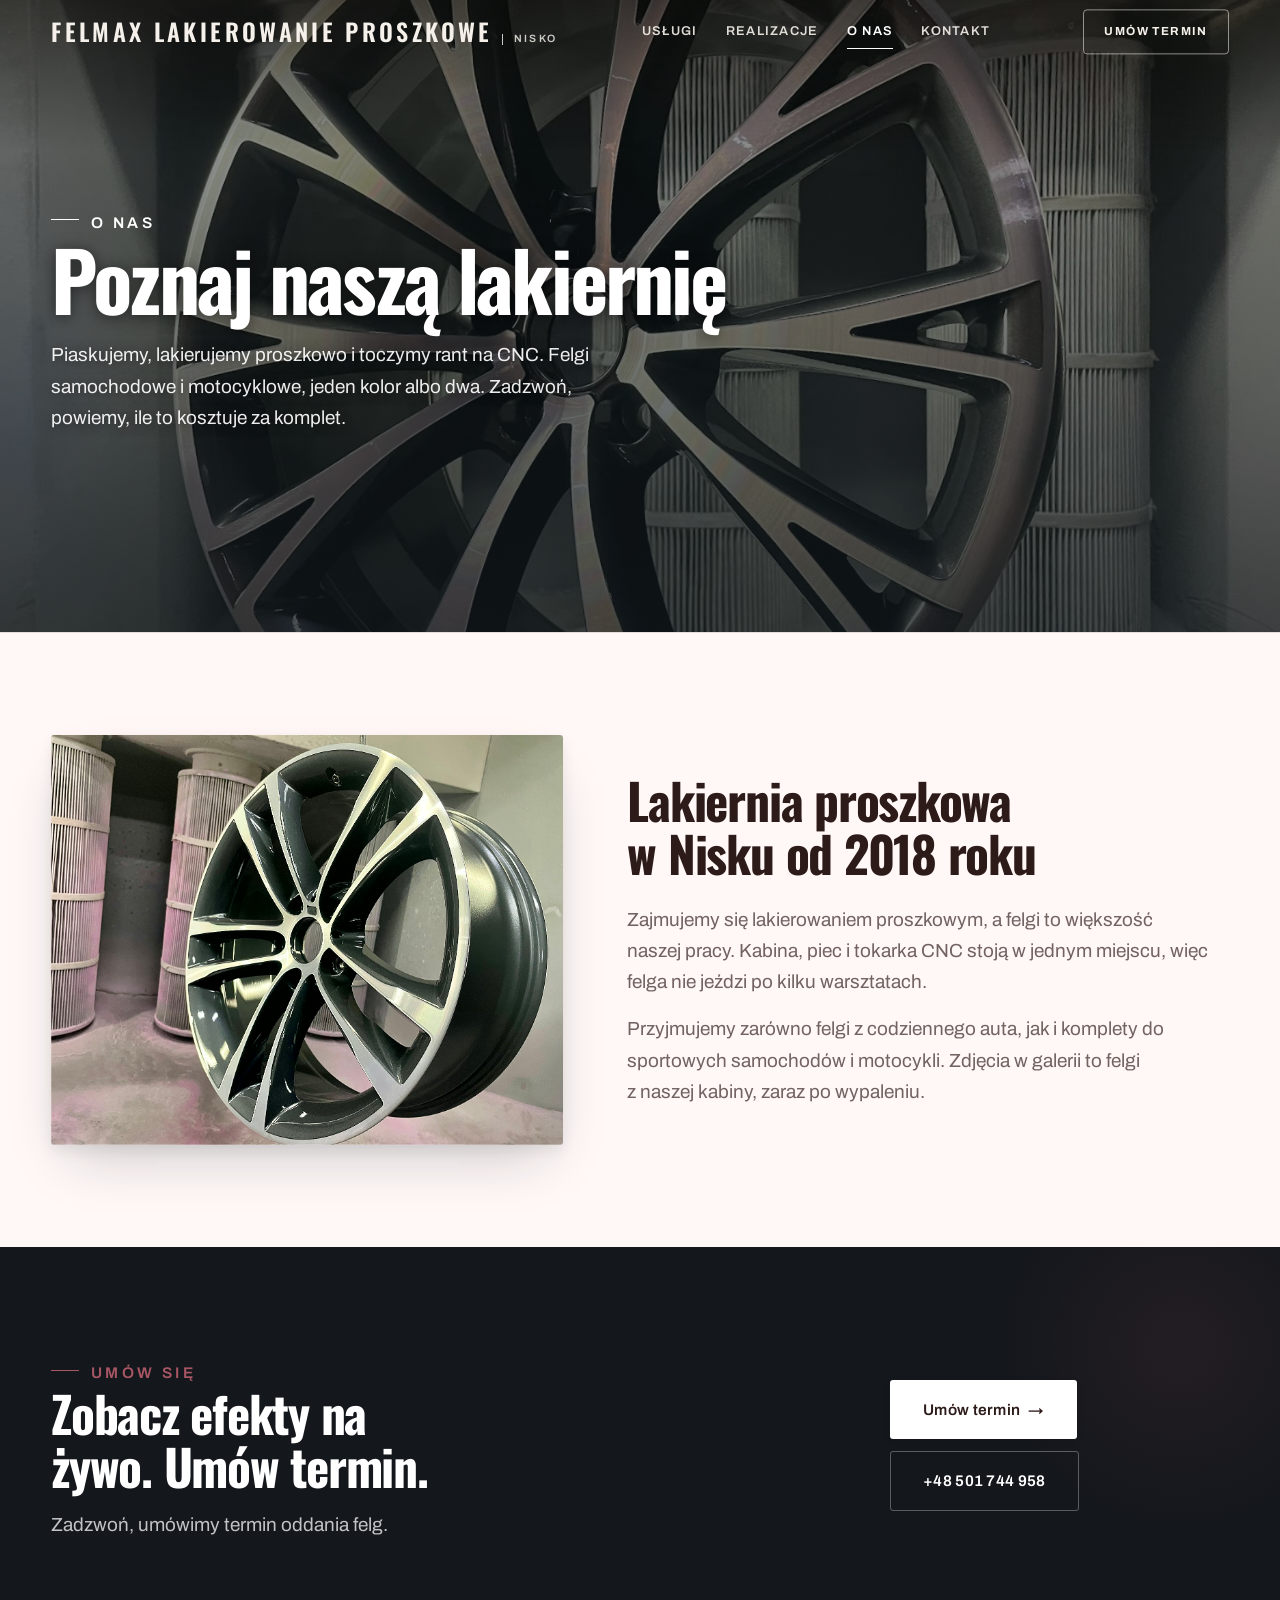
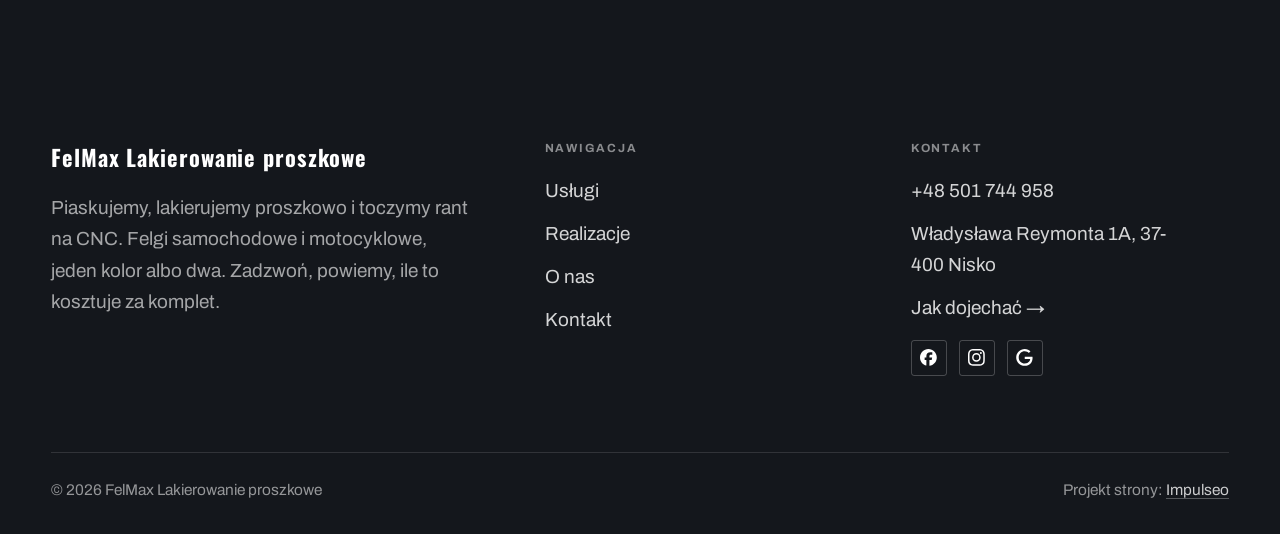
<file: o-nas.html>
<!DOCTYPE html>
<html lang="pl">
<head>
<meta charset="UTF-8">
<meta name="viewport" content="width=device-width, initial-scale=1.0">
<title>O nas - FelMax Lakierowanie proszkowe</title>
<meta name="description" content="FelMax Lakierowanie proszkowe - lakierowanie proszkowe i renowacja felg, Nisko i okolice. Piaskowanie, malowanie proszkowe w wybranym kolorze, toczenie rantu na CNC. Felgi samochodowe i motocyklowe. Zadzwoń.">
<link rel="canonical" href="https://kris20032.github.io/felmax-lakierowanie-proszkowe/o-nas.html">
<meta name="robots" content="noindex, nofollow">
<meta property="og:type" content="website">
<meta property="og:locale" content="pl_PL">
<meta property="og:site_name" content="FelMax Lakierowanie proszkowe">
<meta property="og:title" content="O nas - FelMax Lakierowanie proszkowe">
<meta property="og:description" content="FelMax Lakierowanie proszkowe - lakierowanie proszkowe i renowacja felg, Nisko i okolice. Piaskowanie, malowanie proszkowe w wybranym kolorze, toczenie rantu na CNC. Felgi samochodowe i motocyklowe. Zadzwoń.">
<meta property="og:url" content="https://kris20032.github.io/felmax-lakierowanie-proszkowe/o-nas.html">
<meta property="og:image" content="https://kris20032.github.io/felmax-lakierowanie-proszkowe/img/og.jpg">
<meta property="og:image:width" content="1200">
<meta property="og:image:height" content="630">
<meta name="twitter:card" content="summary_large_image">
<link rel="preconnect" href="https://fonts.googleapis.com">
<link rel="preconnect" href="https://fonts.gstatic.com" crossorigin>
<link href="https://fonts.googleapis.com/css2?family=Oswald:wght@500;600;700&family=Archivo:wght@400;500;600&display=swap" rel="stylesheet">
<link rel="stylesheet" href="assets/styles.css?v=ea77dcf3">
</head>
<body>

<header class="nav">
  <div class="wrap nav-inner">
    <a class="brand" href="index.html"><span class="name">FelMax Lakierowanie proszkowe</span><span class="sub">Nisko</span></a>
    <nav class="nav-links">
      <a href="oferta.html">Usługi</a>
      <a href="realizacje.html">Realizacje</a>
      <a href="o-nas.html" class="active" aria-current="page">O nas</a>
      <a href="kontakt.html">Kontakt</a>
      <a href="kontakt.html" class="btn btn-accent">Umów termin</a>
    </nav>
    <button class="nav-toggle" aria-label="Menu"><span></span><span></span><span></span></button>
  </div>
</header>

<main>
<section class="pagehead">
  <img src="img/g1.jpg" alt="FelMax Lakierowanie proszkowe - Poznaj naszą lakiernię" width="1508" height="1092" decoding="async">
  <div class="wrap">
    <span class="eyebrow">O nas</span>
    <h1>Poznaj naszą lakiernię</h1>
    <p>Piaskujemy, lakierujemy proszkowo i toczymy rant na CNC. Felgi samochodowe i motocyklowe, jeden kolor albo dwa. Zadzwoń, powiemy, ile to kosztuje za komplet.</p>
  </div>
</section>
<section>
  <div class="wrap split">
    <div class="split-art reveal"><img src="img/g2.jpg" alt="FelMax Lakierowanie proszkowe" loading="lazy" width="1600" height="1200" decoding="async"></div>
    <div class="split-copy reveal">
      <h2>Lakiernia proszkowa w Nisku od 2018 roku</h2>
      <p class="muted">Zajmujemy się lakierowaniem proszkowym, a felgi to większość naszej pracy. Kabina, piec i tokarka CNC stoją w jednym miejscu, więc felga nie jeździ po kilku warsztatach.</p>
      <p class="muted">Przyjmujemy zarówno felgi z codziennego auta, jak i komplety do sportowych samochodów i motocykli. Zdjęcia w galerii to felgi z naszej kabiny, zaraz po wypaleniu.</p>
    </div>
  </div>
</section>


<section class="cta">
  <div class="wrap">
    <div class="reveal">
      <span class="eyebrow">Umów się</span>
      <h2>Zobacz efekty na żywo. Umów termin.</h2>
      <p>Zadzwoń, umówimy termin oddania felg.</p>
    </div>
    <div class="cta-actions reveal">
      <a href="kontakt.html" class="btn btn-light">Umów termin <span class="arr">→</span></a>
      <a href="tel:+48501744958" class="btn btn-ghost btn-ghost-cta">+48 501 744 958</a>
    </div>
  </div>
</section>
</main>

<footer>
  <div class="wrap">
    <div class="foot-grid">
      <div class="foot-brand">
        <div class="name">FelMax Lakierowanie proszkowe</div>
        <p>Piaskujemy, lakierujemy proszkowo i toczymy rant na CNC. Felgi samochodowe i motocyklowe, jeden kolor albo dwa. Zadzwoń, powiemy, ile to kosztuje za komplet.</p>
      </div>
      <div class="foot-col">
        <h4>Nawigacja</h4>
        <a href="oferta.html">Usługi</a>
        <a href="realizacje.html">Realizacje</a>
        <a href="o-nas.html">O nas</a>
        <a href="kontakt.html">Kontakt</a>
      </div>
      <div class="foot-col">
        <h4>Kontakt</h4>
        <a href="tel:+48501744958">+48 501 744 958</a>
        <p>Władysława Reymonta 1A, 37-400 Nisko</p>
        <a href="https://maps.google.com/?cid=14068494720632291724&g_mp=Cidnb29nbGUubWFwcy5wbGFjZXMudjEuUGxhY2VzLlNlYXJjaFRleHQQAhgEIAA" target="_blank" rel="noopener">Jak dojechać →</a>
      <div class="foot-soc">
        <a class="soc" href="https://www.facebook.com/FELMAXNISKO?locale=cy_GB" target="_blank" rel="noopener" aria-label="Facebook - FelMax Lakierowanie proszkowe"><svg viewBox="0 0 24 24" aria-hidden="true" focusable="false"><path d="M9.101 23.691v-7.98H6.627v-3.667h2.474v-1.58c0-4.085 1.848-5.978 5.858-5.978.401 0 .955.042 1.468.103a8.68 8.68 0 0 1 1.141.195v3.325a8.623 8.623 0 0 0-.653-.036 26.805 26.805 0 0 0-.733-.009c-.707 0-1.259.096-1.675.309a1.686 1.686 0 0 0-.679.622c-.258.42-.374.995-.374 1.752v1.297h3.919l-.386 2.103-.287 1.564h-3.246v8.245C19.396 23.238 24 18.179 24 12.044c0-6.627-5.373-12-12-12s-12 5.373-12 12c0 5.628 3.874 10.35 9.101 11.647Z" fill="currentColor"/></svg></a>
        <a class="soc" href="https://www.instagram.com/felmax_nisko/" target="_blank" rel="noopener" aria-label="Instagram - FelMax Lakierowanie proszkowe"><svg viewBox="0 0 24 24" aria-hidden="true" focusable="false"><path d="M7.0301.084c-1.2768.0602-2.1487.264-2.911.5634-.7888.3075-1.4575.72-2.1228 1.3877-.6652.6677-1.075 1.3368-1.3802 2.127-.2954.7638-.4956 1.6365-.552 2.914-.0564 1.2775-.0689 1.6882-.0626 4.947.0062 3.2586.0206 3.6671.0825 4.9473.061 1.2765.264 2.1482.5635 2.9107.308.7889.72 1.4573 1.388 2.1228.6679.6655 1.3365 1.0743 2.1285 1.38.7632.295 1.6361.4961 2.9134.552 1.2773.056 1.6884.069 4.9462.0627 3.2578-.0062 3.668-.0207 4.9478-.0814 1.28-.0607 2.147-.2652 2.9098-.5633.7889-.3086 1.4578-.72 2.1228-1.3881.665-.6682 1.0745-1.3378 1.3795-2.1284.2957-.7632.4966-1.636.552-2.9124.056-1.2809.0692-1.6898.063-4.948-.0063-3.2583-.021-3.6668-.0817-4.9465-.0607-1.2797-.264-2.1487-.5633-2.9117-.3084-.7889-.72-1.4568-1.3876-2.1228C21.2982 1.33 20.628.9208 19.8378.6165 19.074.321 18.2017.1197 16.9244.0645 15.6471.0093 15.236-.005 11.977.0014 8.718.0076 8.31.0215 7.0301.0839m.1402 21.6932c-1.17-.0509-1.8053-.2453-2.2287-.408-.5606-.216-.96-.4771-1.3819-.895-.422-.4178-.6811-.8186-.9-1.378-.1644-.4234-.3624-1.058-.4171-2.228-.0595-1.2645-.072-1.6442-.079-4.848-.007-3.2037.0053-3.583.0607-4.848.05-1.169.2456-1.805.408-2.2282.216-.5613.4762-.96.895-1.3816.4188-.4217.8184-.6814 1.3783-.9003.423-.1651 1.0575-.3614 2.227-.4171 1.2655-.06 1.6447-.072 4.848-.079 3.2033-.007 3.5835.005 4.8495.0608 1.169.0508 1.8053.2445 2.228.408.5608.216.96.4754 1.3816.895.4217.4194.6816.8176.9005 1.3787.1653.4217.3617 1.056.4169 2.2263.0602 1.2655.0739 1.645.0796 4.848.0058 3.203-.0055 3.5834-.061 4.848-.051 1.17-.245 1.8055-.408 2.2294-.216.5604-.4763.96-.8954 1.3814-.419.4215-.8181.6811-1.3783.9-.4224.1649-1.0577.3617-2.2262.4174-1.2656.0595-1.6448.072-4.8493.079-3.2045.007-3.5825-.006-4.848-.0608M16.953 5.5864A1.44 1.44 0 1 0 18.39 4.144a1.44 1.44 0 0 0-1.437 1.4424M5.8385 12.012c.0067 3.4032 2.7706 6.1557 6.173 6.1493 3.4026-.0065 6.157-2.7701 6.1506-6.1733-.0065-3.4032-2.771-6.1565-6.174-6.1498-3.403.0067-6.156 2.771-6.1496 6.1738M8 12.0077a4 4 0 1 1 4.008 3.9921A3.9996 3.9996 0 0 1 8 12.0077" fill="currentColor"/></svg></a>
        <a class="soc" href="https://maps.google.com/?cid=14068494720632291724&g_mp=Cidnb29nbGUubWFwcy5wbGFjZXMudjEuUGxhY2VzLlNlYXJjaFRleHQQAhgEIAA" target="_blank" rel="noopener" aria-label="Google - FelMax Lakierowanie proszkowe"><svg viewBox="0 0 24 24" aria-hidden="true" focusable="false"><path d="M12.48 10.92v3.28h7.84c-.24 1.84-.853 3.187-1.787 4.133-1.147 1.147-2.933 2.4-6.053 2.4-4.827 0-8.6-3.893-8.6-8.72s3.773-8.72 8.6-8.72c2.6 0 4.507 1.027 5.907 2.347l2.307-2.307C18.747 1.44 16.133 0 12.48 0 5.867 0 .307 5.387.307 12s5.56 12 12.173 12c3.573 0 6.267-1.173 8.373-3.36 2.16-2.16 2.84-5.213 2.84-7.667 0-.76-.053-1.467-.173-2.053H12.48z" fill="currentColor"/></svg></a>
      </div>
      </div>
    </div>
    <div class="foot-bot">
      <span>© 2026 FelMax Lakierowanie proszkowe</span>
      <span>Projekt strony: <a class="foot-credit" href="https://impulseo.pl" target="_blank" rel="noopener">Impulseo</a></span>
    </div>
  </div>
</footer>
<div class="sticky-reserve"><a class="sr-book" href="kontakt.html">Umów termin</a><a class="sr-call" href="tel:+48501744958" aria-label="Zadzwoń"><svg class="ico-tel" width="16" height="16" viewBox="0 0 24 24" fill="none" aria-hidden="true"><path d="M6.6 10.8a15.5 15.5 0 0 0 6.6 6.6l2.2-2.2a1 1 0 0 1 1-.24 11.4 11.4 0 0 0 3.6.58 1 1 0 0 1 1 1V20a1 1 0 0 1-1 1A17 17 0 0 1 3 4a1 1 0 0 1 1-1h3.5a1 1 0 0 1 1 1c0 1.25.2 2.46.58 3.6a1 1 0 0 1-.25 1l-2.23 2.2Z" fill="currentColor"/></svg></a></div>
<div class="demo-wazne" data-do="2026-10-28" data-cykl="3" hidden><svg class="dw-ico" width="13" height="13" viewBox="0 0 24 24" fill="none" aria-hidden="true"><circle cx="12" cy="12" r="8.6" stroke="currentColor" stroke-width="1.8"/><path d="M12 7.2V12l3.3 2" stroke="currentColor" stroke-width="1.8" stroke-linecap="round"/></svg><span class="dw-txt"></span></div>

<script src="assets/main.js"></script>
</body>
</html>
</file>
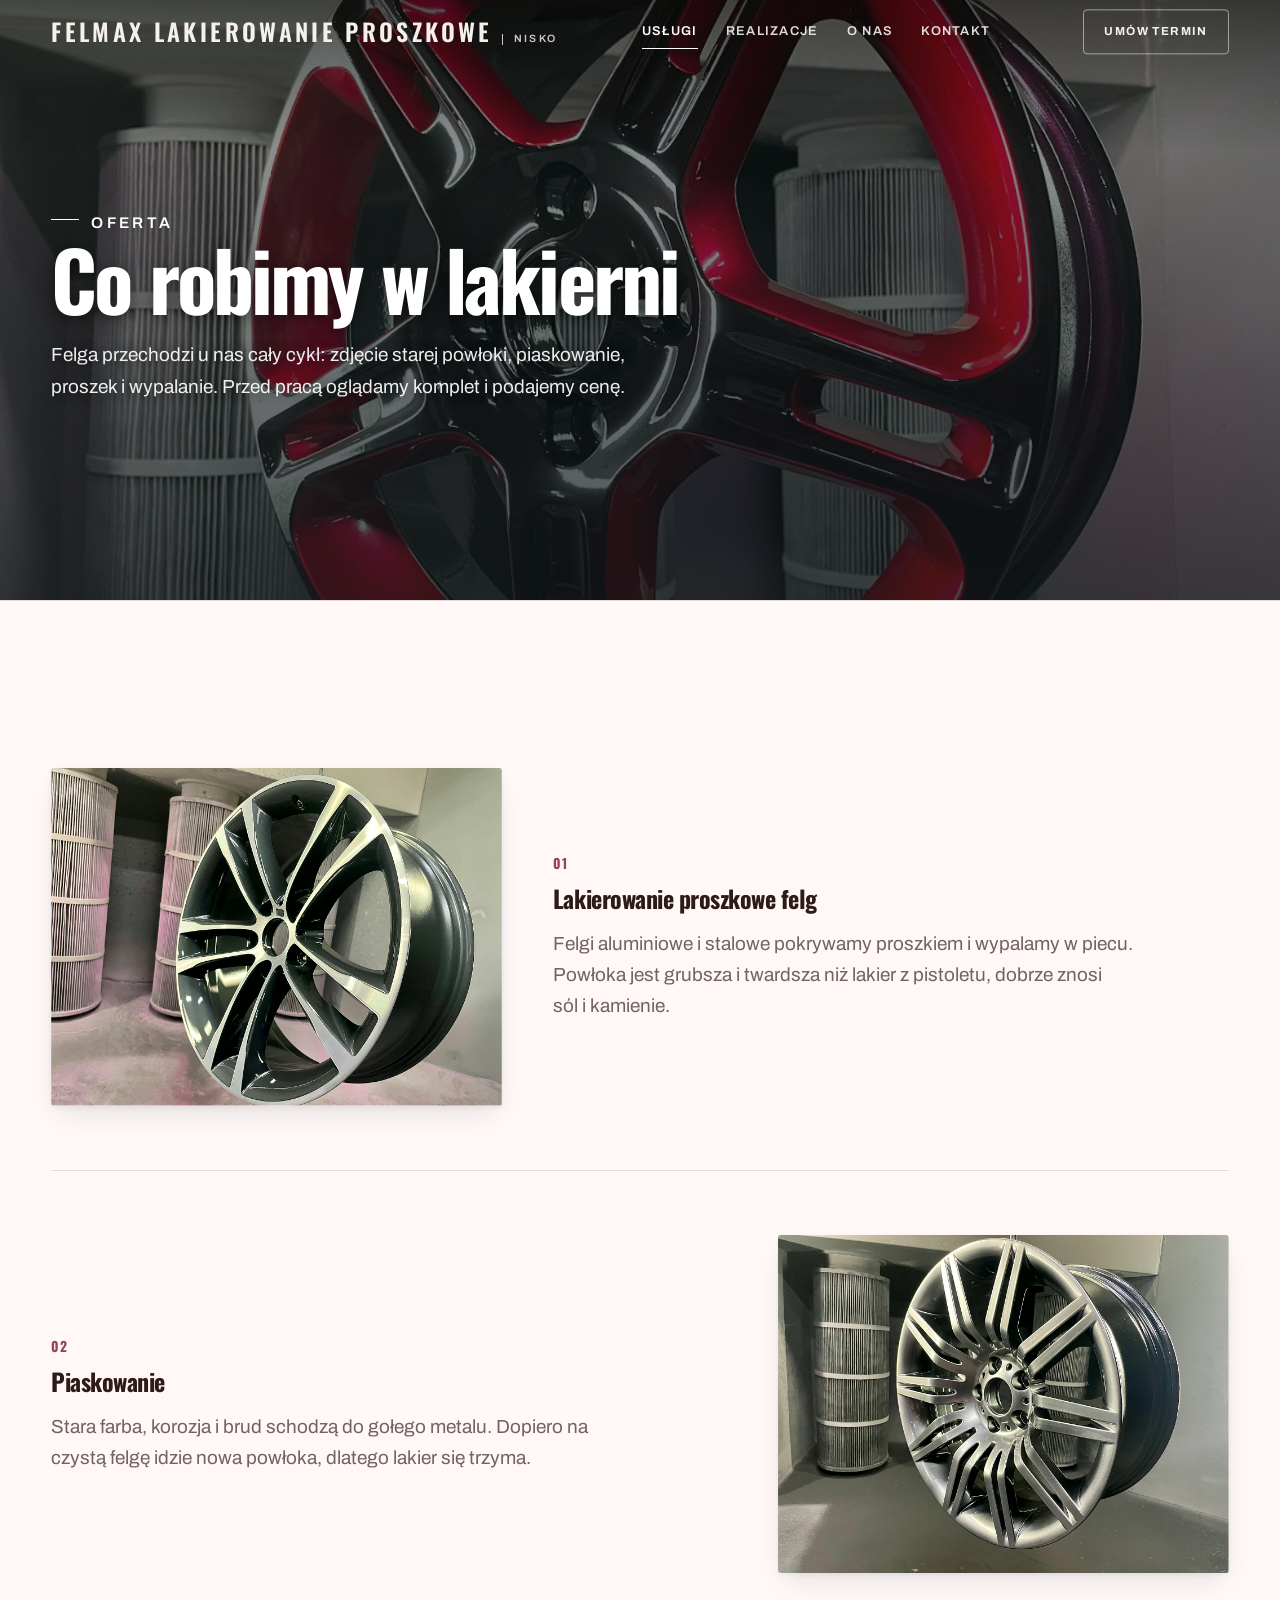
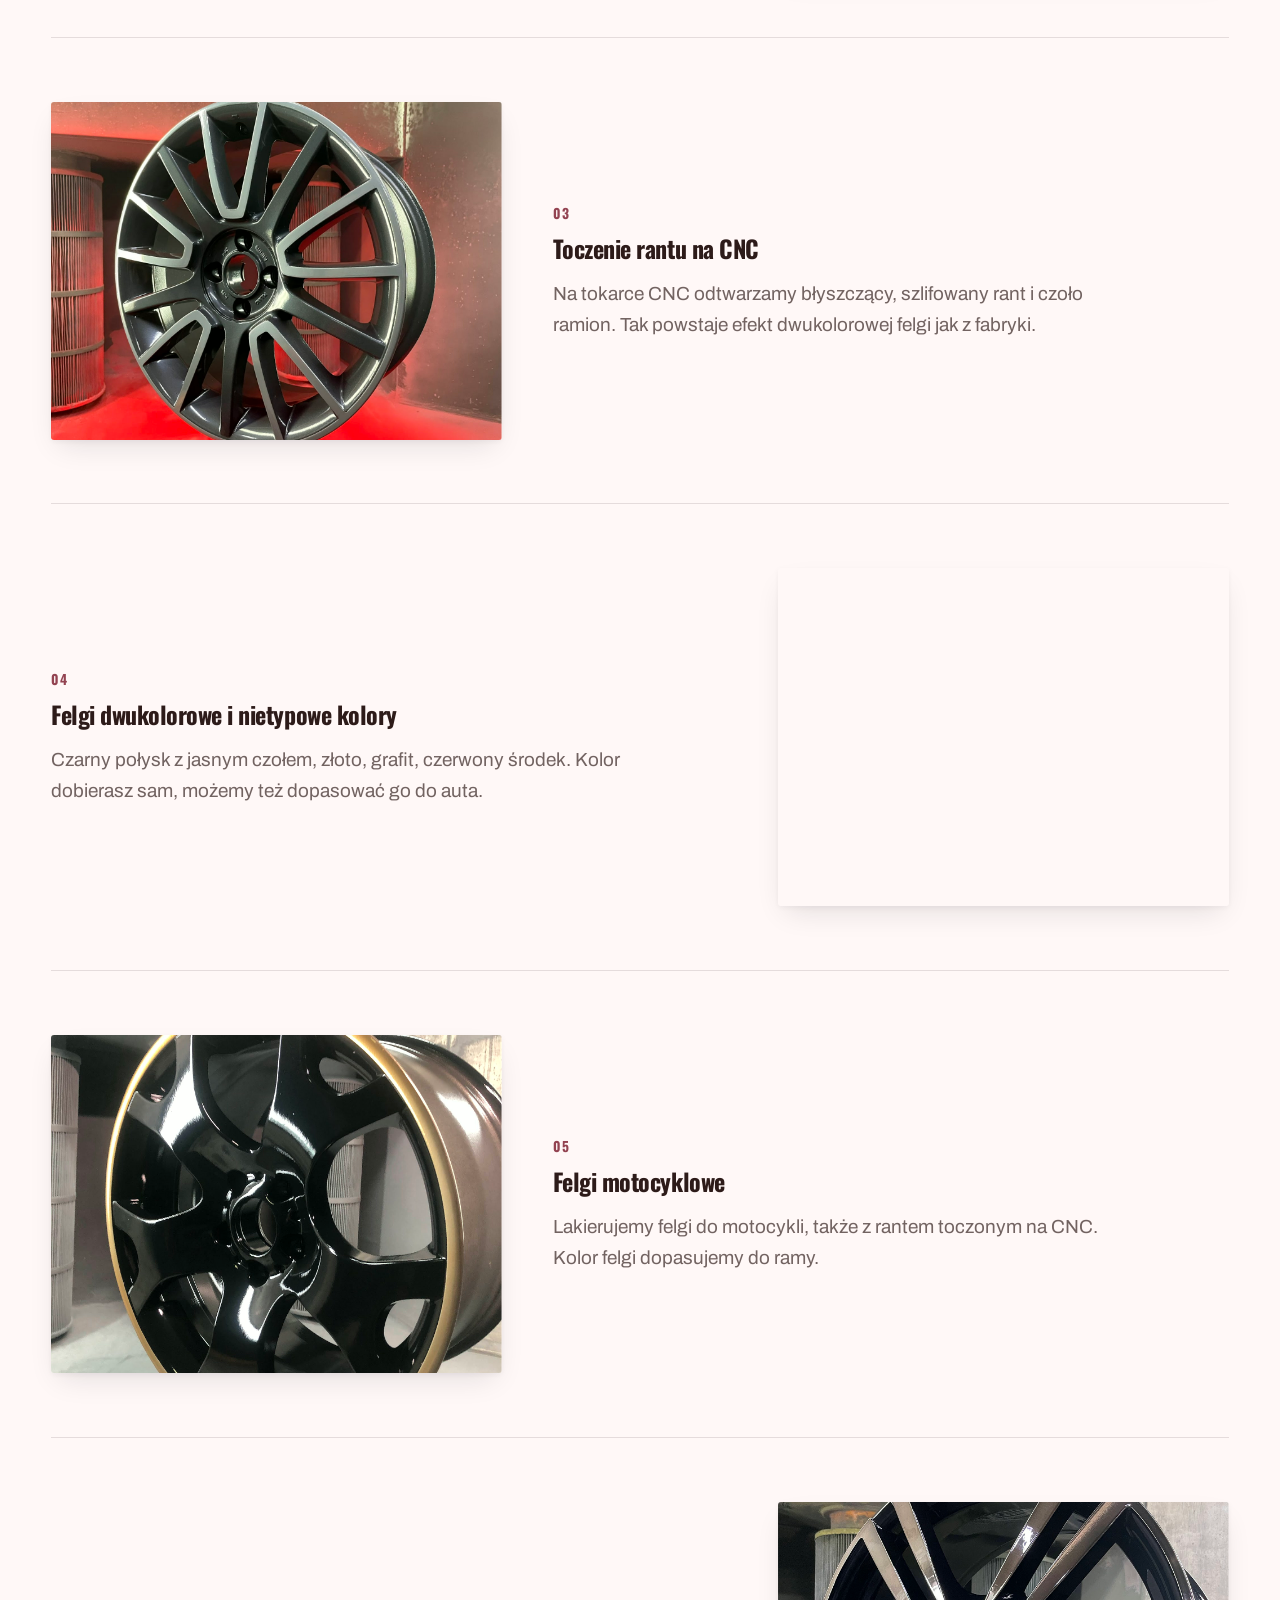
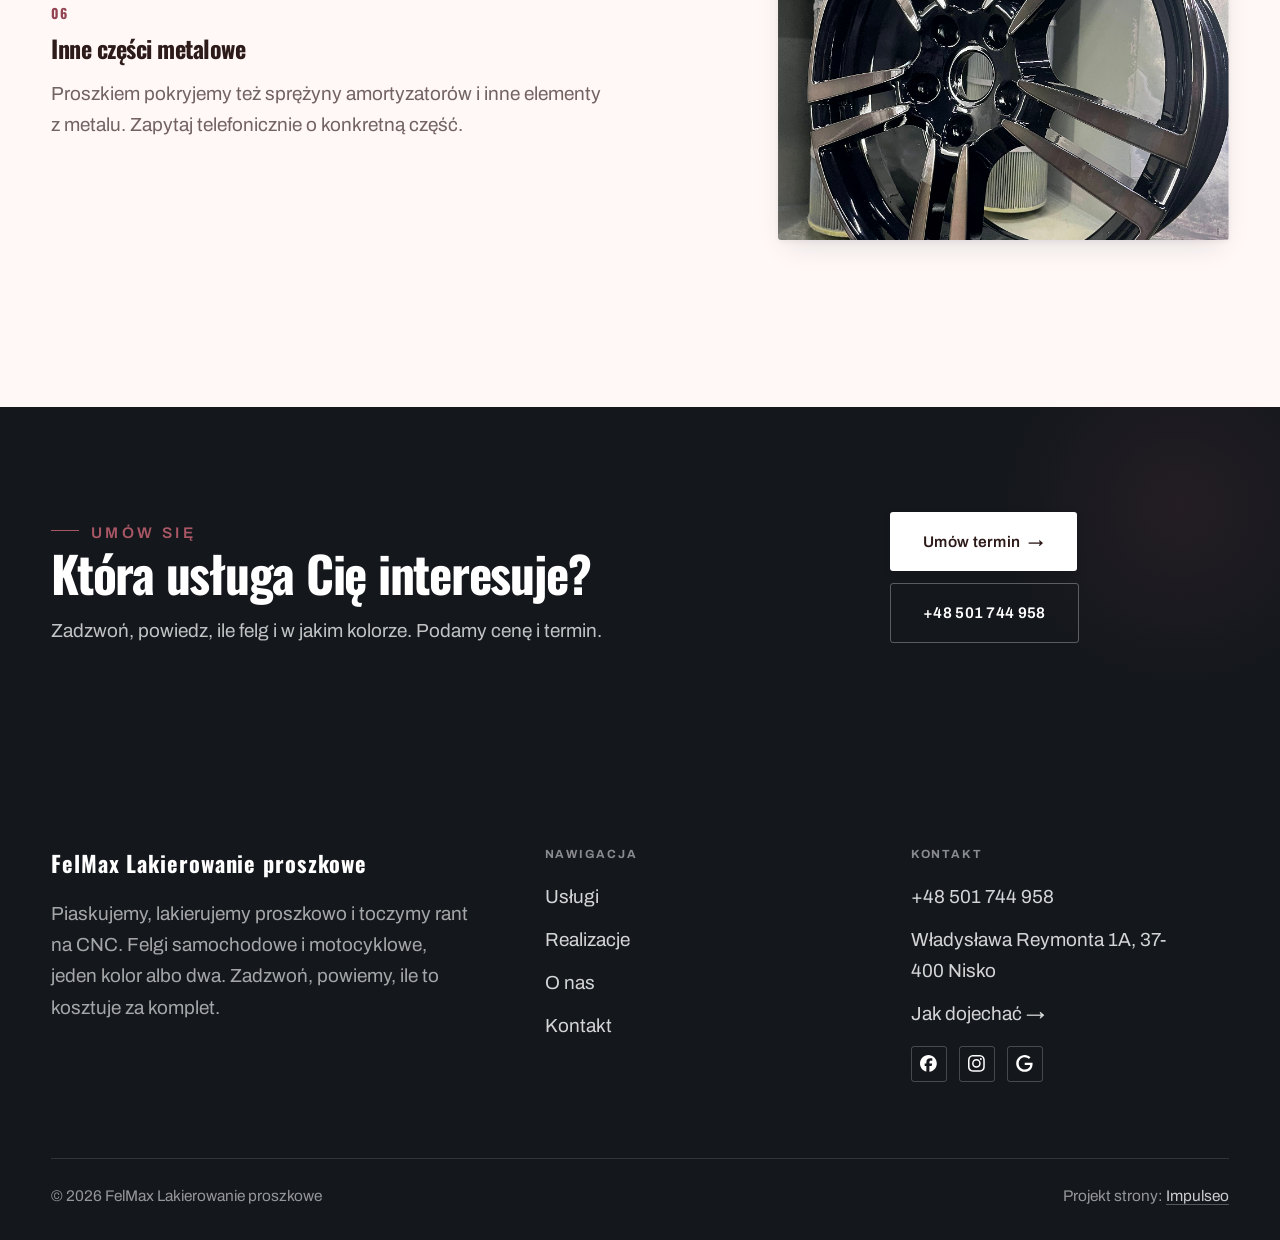
<file: oferta.html>
<!DOCTYPE html>
<html lang="pl">
<head>
<meta charset="UTF-8">
<meta name="viewport" content="width=device-width, initial-scale=1.0">
<title>Oferta - FelMax Lakierowanie proszkowe</title>
<meta name="description" content="FelMax Lakierowanie proszkowe - lakierowanie proszkowe i renowacja felg, Nisko i okolice. Piaskowanie, malowanie proszkowe w wybranym kolorze, toczenie rantu na CNC. Felgi samochodowe i motocyklowe. Zadzwoń.">
<link rel="canonical" href="https://kris20032.github.io/felmax-lakierowanie-proszkowe/oferta.html">
<meta name="robots" content="noindex, nofollow">
<meta property="og:type" content="website">
<meta property="og:locale" content="pl_PL">
<meta property="og:site_name" content="FelMax Lakierowanie proszkowe">
<meta property="og:title" content="Oferta - FelMax Lakierowanie proszkowe">
<meta property="og:description" content="FelMax Lakierowanie proszkowe - lakierowanie proszkowe i renowacja felg, Nisko i okolice. Piaskowanie, malowanie proszkowe w wybranym kolorze, toczenie rantu na CNC. Felgi samochodowe i motocyklowe. Zadzwoń.">
<meta property="og:url" content="https://kris20032.github.io/felmax-lakierowanie-proszkowe/oferta.html">
<meta property="og:image" content="https://kris20032.github.io/felmax-lakierowanie-proszkowe/img/og.jpg">
<meta property="og:image:width" content="1200">
<meta property="og:image:height" content="630">
<meta name="twitter:card" content="summary_large_image">
<link rel="preconnect" href="https://fonts.googleapis.com">
<link rel="preconnect" href="https://fonts.gstatic.com" crossorigin>
<link href="https://fonts.googleapis.com/css2?family=Oswald:wght@500;600;700&family=Archivo:wght@400;500;600&display=swap" rel="stylesheet">
<link rel="stylesheet" href="assets/styles.css?v=ea77dcf3">
</head>
<body>

<header class="nav">
  <div class="wrap nav-inner">
    <a class="brand" href="index.html"><span class="name">FelMax Lakierowanie proszkowe</span><span class="sub">Nisko</span></a>
    <nav class="nav-links">
      <a href="oferta.html" class="active" aria-current="page">Usługi</a>
      <a href="realizacje.html">Realizacje</a>
      <a href="o-nas.html">O nas</a>
      <a href="kontakt.html">Kontakt</a>
      <a href="kontakt.html" class="btn btn-accent">Umów termin</a>
    </nav>
    <button class="nav-toggle" aria-label="Menu"><span></span><span></span><span></span></button>
  </div>
</header>

<main>
<section class="pagehead">
  <img src="img/about.jpg" alt="FelMax Lakierowanie proszkowe - Co robimy w lakierni" width="1502" height="1084" decoding="async">
  <div class="wrap">
    <span class="eyebrow">Oferta</span>
    <h1>Co robimy w lakierni</h1>
    <p>Felga przechodzi u nas cały cykl: zdjęcie starej powłoki, piaskowanie, proszek i wypalanie. Przed pracą oglądamy komplet i podajemy cenę.</p>
  </div>
</section>
<section>
  <div class="wrap">
    <div class="svc-row reveal">
      <div class="svc-row-art"><img src="img/g2.jpg" alt="Lakierowanie proszkowe felg" loading="lazy" width="1600" height="1200" decoding="async"></div>
      <div>
        <span class="num">01</span>
        <h3>Lakierowanie proszkowe felg</h3>
        <p class="muted">Felgi aluminiowe i stalowe pokrywamy proszkiem i wypalamy w piecu. Powłoka jest grubsza i twardsza niż lakier z pistoletu, dobrze znosi sól i kamienie.</p>
      </div>
    </div>
    <div class="svc-row rev reveal">
      <div class="svc-row-art"><img src="img/g3.jpg" alt="Piaskowanie" loading="lazy" width="1600" height="1200" decoding="async"></div>
      <div>
        <span class="num">02</span>
        <h3>Piaskowanie</h3>
        <p class="muted">Stara farba, korozja i brud schodzą do gołego metalu. Dopiero na czystą felgę idzie nowa powłoka, dlatego lakier się trzyma.</p>
      </div>
    </div>
    <div class="svc-row reveal">
      <div class="svc-row-art"><img src="img/g4.jpg" alt="Toczenie rantu na CNC" loading="lazy" width="1498" height="1078" decoding="async"></div>
      <div>
        <span class="num">03</span>
        <h3>Toczenie rantu na CNC</h3>
        <p class="muted">Na tokarce CNC odtwarzamy błyszczący, szlifowany rant i czoło ramion. Tak powstaje efekt dwukolorowej felgi jak z fabryki.</p>
      </div>
    </div>
    <div class="svc-row rev reveal">
      <div class="svc-row-art"><img src="img/g5.jpg" alt="Felgi dwukolorowe i nietypowe kolory" loading="lazy" width="1502" height="1084" decoding="async"></div>
      <div>
        <span class="num">04</span>
        <h3>Felgi dwukolorowe i nietypowe kolory</h3>
        <p class="muted">Czarny połysk z jasnym czołem, złoto, grafit, czerwony środek. Kolor dobierasz sam, możemy też dopasować go do auta.</p>
      </div>
    </div>
    <div class="svc-row reveal">
      <div class="svc-row-art"><img src="img/g6.jpg" alt="Felgi motocyklowe" loading="lazy" width="1600" height="2133" decoding="async"></div>
      <div>
        <span class="num">05</span>
        <h3>Felgi motocyklowe</h3>
        <p class="muted">Lakierujemy felgi do motocykli, także z rantem toczonym na CNC. Kolor felgi dopasujemy do ramy.</p>
      </div>
    </div>
    <div class="svc-row rev reveal">
      <div class="svc-row-art"><img src="img/g7.jpg" alt="Inne części metalowe" loading="lazy" width="1600" height="2133" decoding="async"></div>
      <div>
        <span class="num">06</span>
        <h3>Inne części metalowe</h3>
        <p class="muted">Proszkiem pokryjemy też sprężyny amortyzatorów i inne elementy z metalu. Zapytaj telefonicznie o konkretną część.</p>
      </div>
    </div>
  </div>
</section>

<section class="cta">
  <div class="wrap">
    <div class="reveal">
      <span class="eyebrow">Umów się</span>
      <h2>Która usługa Cię interesuje?</h2>
      <p>Zadzwoń, powiedz, ile felg i w jakim kolorze. Podamy cenę i termin.</p>
    </div>
    <div class="cta-actions reveal">
      <a href="kontakt.html" class="btn btn-light">Umów termin <span class="arr">→</span></a>
      <a href="tel:+48501744958" class="btn btn-ghost btn-ghost-cta">+48 501 744 958</a>
    </div>
  </div>
</section>
</main>

<footer>
  <div class="wrap">
    <div class="foot-grid">
      <div class="foot-brand">
        <div class="name">FelMax Lakierowanie proszkowe</div>
        <p>Piaskujemy, lakierujemy proszkowo i toczymy rant na CNC. Felgi samochodowe i motocyklowe, jeden kolor albo dwa. Zadzwoń, powiemy, ile to kosztuje za komplet.</p>
      </div>
      <div class="foot-col">
        <h4>Nawigacja</h4>
        <a href="oferta.html">Usługi</a>
        <a href="realizacje.html">Realizacje</a>
        <a href="o-nas.html">O nas</a>
        <a href="kontakt.html">Kontakt</a>
      </div>
      <div class="foot-col">
        <h4>Kontakt</h4>
        <a href="tel:+48501744958">+48 501 744 958</a>
        <p>Władysława Reymonta 1A, 37-400 Nisko</p>
        <a href="https://maps.google.com/?cid=14068494720632291724&g_mp=Cidnb29nbGUubWFwcy5wbGFjZXMudjEuUGxhY2VzLlNlYXJjaFRleHQQAhgEIAA" target="_blank" rel="noopener">Jak dojechać →</a>
      <div class="foot-soc">
        <a class="soc" href="https://www.facebook.com/FELMAXNISKO?locale=cy_GB" target="_blank" rel="noopener" aria-label="Facebook - FelMax Lakierowanie proszkowe"><svg viewBox="0 0 24 24" aria-hidden="true" focusable="false"><path d="M9.101 23.691v-7.98H6.627v-3.667h2.474v-1.58c0-4.085 1.848-5.978 5.858-5.978.401 0 .955.042 1.468.103a8.68 8.68 0 0 1 1.141.195v3.325a8.623 8.623 0 0 0-.653-.036 26.805 26.805 0 0 0-.733-.009c-.707 0-1.259.096-1.675.309a1.686 1.686 0 0 0-.679.622c-.258.42-.374.995-.374 1.752v1.297h3.919l-.386 2.103-.287 1.564h-3.246v8.245C19.396 23.238 24 18.179 24 12.044c0-6.627-5.373-12-12-12s-12 5.373-12 12c0 5.628 3.874 10.35 9.101 11.647Z" fill="currentColor"/></svg></a>
        <a class="soc" href="https://www.instagram.com/felmax_nisko/" target="_blank" rel="noopener" aria-label="Instagram - FelMax Lakierowanie proszkowe"><svg viewBox="0 0 24 24" aria-hidden="true" focusable="false"><path d="M7.0301.084c-1.2768.0602-2.1487.264-2.911.5634-.7888.3075-1.4575.72-2.1228 1.3877-.6652.6677-1.075 1.3368-1.3802 2.127-.2954.7638-.4956 1.6365-.552 2.914-.0564 1.2775-.0689 1.6882-.0626 4.947.0062 3.2586.0206 3.6671.0825 4.9473.061 1.2765.264 2.1482.5635 2.9107.308.7889.72 1.4573 1.388 2.1228.6679.6655 1.3365 1.0743 2.1285 1.38.7632.295 1.6361.4961 2.9134.552 1.2773.056 1.6884.069 4.9462.0627 3.2578-.0062 3.668-.0207 4.9478-.0814 1.28-.0607 2.147-.2652 2.9098-.5633.7889-.3086 1.4578-.72 2.1228-1.3881.665-.6682 1.0745-1.3378 1.3795-2.1284.2957-.7632.4966-1.636.552-2.9124.056-1.2809.0692-1.6898.063-4.948-.0063-3.2583-.021-3.6668-.0817-4.9465-.0607-1.2797-.264-2.1487-.5633-2.9117-.3084-.7889-.72-1.4568-1.3876-2.1228C21.2982 1.33 20.628.9208 19.8378.6165 19.074.321 18.2017.1197 16.9244.0645 15.6471.0093 15.236-.005 11.977.0014 8.718.0076 8.31.0215 7.0301.0839m.1402 21.6932c-1.17-.0509-1.8053-.2453-2.2287-.408-.5606-.216-.96-.4771-1.3819-.895-.422-.4178-.6811-.8186-.9-1.378-.1644-.4234-.3624-1.058-.4171-2.228-.0595-1.2645-.072-1.6442-.079-4.848-.007-3.2037.0053-3.583.0607-4.848.05-1.169.2456-1.805.408-2.2282.216-.5613.4762-.96.895-1.3816.4188-.4217.8184-.6814 1.3783-.9003.423-.1651 1.0575-.3614 2.227-.4171 1.2655-.06 1.6447-.072 4.848-.079 3.2033-.007 3.5835.005 4.8495.0608 1.169.0508 1.8053.2445 2.228.408.5608.216.96.4754 1.3816.895.4217.4194.6816.8176.9005 1.3787.1653.4217.3617 1.056.4169 2.2263.0602 1.2655.0739 1.645.0796 4.848.0058 3.203-.0055 3.5834-.061 4.848-.051 1.17-.245 1.8055-.408 2.2294-.216.5604-.4763.96-.8954 1.3814-.419.4215-.8181.6811-1.3783.9-.4224.1649-1.0577.3617-2.2262.4174-1.2656.0595-1.6448.072-4.8493.079-3.2045.007-3.5825-.006-4.848-.0608M16.953 5.5864A1.44 1.44 0 1 0 18.39 4.144a1.44 1.44 0 0 0-1.437 1.4424M5.8385 12.012c.0067 3.4032 2.7706 6.1557 6.173 6.1493 3.4026-.0065 6.157-2.7701 6.1506-6.1733-.0065-3.4032-2.771-6.1565-6.174-6.1498-3.403.0067-6.156 2.771-6.1496 6.1738M8 12.0077a4 4 0 1 1 4.008 3.9921A3.9996 3.9996 0 0 1 8 12.0077" fill="currentColor"/></svg></a>
        <a class="soc" href="https://maps.google.com/?cid=14068494720632291724&g_mp=Cidnb29nbGUubWFwcy5wbGFjZXMudjEuUGxhY2VzLlNlYXJjaFRleHQQAhgEIAA" target="_blank" rel="noopener" aria-label="Google - FelMax Lakierowanie proszkowe"><svg viewBox="0 0 24 24" aria-hidden="true" focusable="false"><path d="M12.48 10.92v3.28h7.84c-.24 1.84-.853 3.187-1.787 4.133-1.147 1.147-2.933 2.4-6.053 2.4-4.827 0-8.6-3.893-8.6-8.72s3.773-8.72 8.6-8.72c2.6 0 4.507 1.027 5.907 2.347l2.307-2.307C18.747 1.44 16.133 0 12.48 0 5.867 0 .307 5.387.307 12s5.56 12 12.173 12c3.573 0 6.267-1.173 8.373-3.36 2.16-2.16 2.84-5.213 2.84-7.667 0-.76-.053-1.467-.173-2.053H12.48z" fill="currentColor"/></svg></a>
      </div>
      </div>
    </div>
    <div class="foot-bot">
      <span>© 2026 FelMax Lakierowanie proszkowe</span>
      <span>Projekt strony: <a class="foot-credit" href="https://impulseo.pl" target="_blank" rel="noopener">Impulseo</a></span>
    </div>
  </div>
</footer>
<div class="sticky-reserve"><a class="sr-book" href="kontakt.html">Umów termin</a><a class="sr-call" href="tel:+48501744958" aria-label="Zadzwoń"><svg class="ico-tel" width="16" height="16" viewBox="0 0 24 24" fill="none" aria-hidden="true"><path d="M6.6 10.8a15.5 15.5 0 0 0 6.6 6.6l2.2-2.2a1 1 0 0 1 1-.24 11.4 11.4 0 0 0 3.6.58 1 1 0 0 1 1 1V20a1 1 0 0 1-1 1A17 17 0 0 1 3 4a1 1 0 0 1 1-1h3.5a1 1 0 0 1 1 1c0 1.25.2 2.46.58 3.6a1 1 0 0 1-.25 1l-2.23 2.2Z" fill="currentColor"/></svg></a></div>
<div class="demo-wazne" data-do="2026-10-28" data-cykl="3" hidden><svg class="dw-ico" width="13" height="13" viewBox="0 0 24 24" fill="none" aria-hidden="true"><circle cx="12" cy="12" r="8.6" stroke="currentColor" stroke-width="1.8"/><path d="M12 7.2V12l3.3 2" stroke="currentColor" stroke-width="1.8" stroke-linecap="round"/></svg><span class="dw-txt"></span></div>

<script src="assets/main.js"></script>
</body>
</html>
</file>
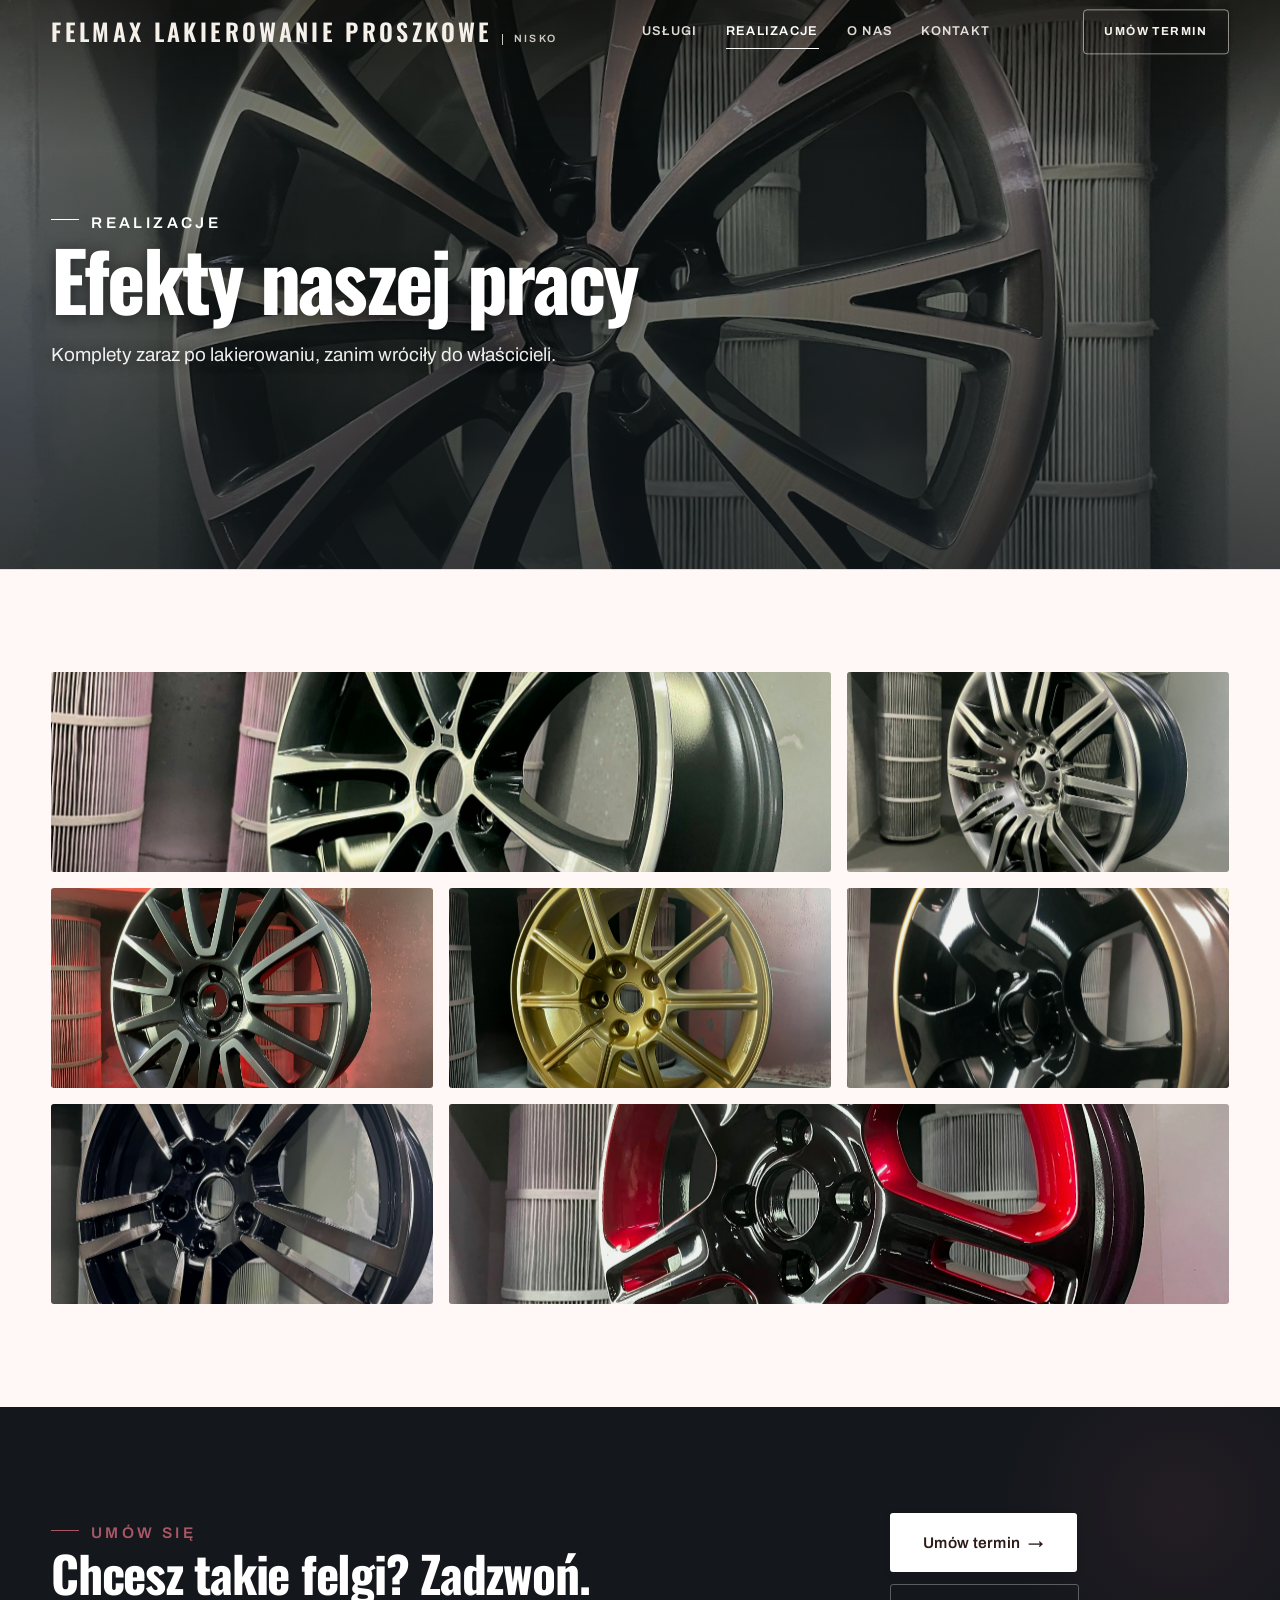
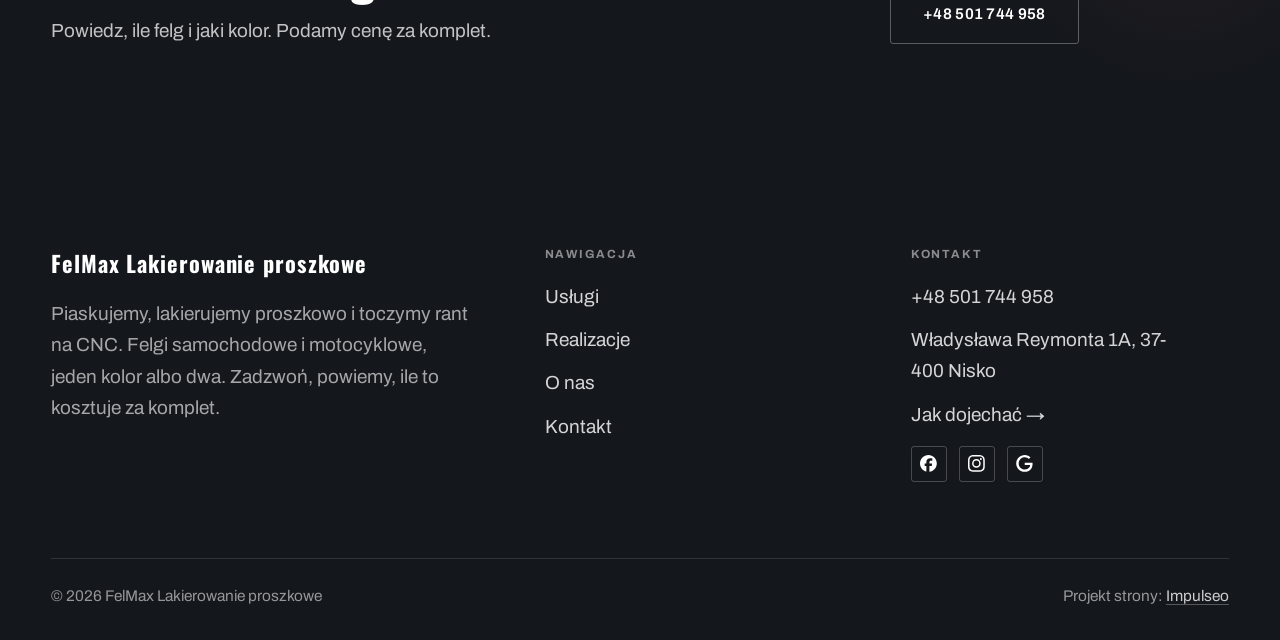
<file: realizacje.html>
<!DOCTYPE html>
<html lang="pl">
<head>
<meta charset="UTF-8">
<meta name="viewport" content="width=device-width, initial-scale=1.0">
<title>Realizacje - FelMax Lakierowanie proszkowe</title>
<meta name="description" content="Realizacje FelMax Lakierowanie proszkowe: Czarny połysk i rant CNC, Grafit z toczonym czołem, Srebrny lakier proszkowy, Grafit mat, Złota felga">
<link rel="canonical" href="https://kris20032.github.io/felmax-lakierowanie-proszkowe/realizacje.html">
<meta name="robots" content="noindex, nofollow">
<meta property="og:type" content="website">
<meta property="og:locale" content="pl_PL">
<meta property="og:site_name" content="FelMax Lakierowanie proszkowe">
<meta property="og:title" content="Realizacje - FelMax Lakierowanie proszkowe">
<meta property="og:description" content="Realizacje FelMax Lakierowanie proszkowe: Czarny połysk i rant CNC, Grafit z toczonym czołem, Srebrny lakier proszkowy, Grafit mat, Złota felga">
<meta property="og:url" content="https://kris20032.github.io/felmax-lakierowanie-proszkowe/realizacje.html">
<meta property="og:image" content="https://kris20032.github.io/felmax-lakierowanie-proszkowe/img/og.jpg">
<meta property="og:image:width" content="1200">
<meta property="og:image:height" content="630">
<meta name="twitter:card" content="summary_large_image">
<link rel="preconnect" href="https://fonts.googleapis.com">
<link rel="preconnect" href="https://fonts.gstatic.com" crossorigin>
<link href="https://fonts.googleapis.com/css2?family=Oswald:wght@500;600;700&family=Archivo:wght@400;500;600&display=swap" rel="stylesheet">
<link rel="stylesheet" href="assets/styles.css?v=ea77dcf3">
</head>
<body>

<header class="nav">
  <div class="wrap nav-inner">
    <a class="brand" href="index.html"><span class="name">FelMax Lakierowanie proszkowe</span><span class="sub">Nisko</span></a>
    <nav class="nav-links">
      <a href="oferta.html">Usługi</a>
      <a href="realizacje.html" class="active" aria-current="page">Realizacje</a>
      <a href="o-nas.html">O nas</a>
      <a href="kontakt.html">Kontakt</a>
      <a href="kontakt.html" class="btn btn-accent">Umów termin</a>
    </nav>
    <button class="nav-toggle" aria-label="Menu"><span></span><span></span><span></span></button>
  </div>
</header>

<main>
<section class="pagehead">
  <img src="img/g1.jpg" alt="FelMax Lakierowanie proszkowe - Efekty naszej pracy" width="1508" height="1092" decoding="async">
  <div class="wrap">
    <span class="eyebrow">Realizacje</span>
    <h1>Efekty naszej pracy</h1>
    <p>Komplety zaraz po lakierowaniu, zanim wróciły do właścicieli.</p>
  </div>
</section>
<section>
  <div class="wrap">
    <div class="gallery">
      <div class="tile t-two3 reveal"><img src="img/g2.jpg" alt="FelMax Lakierowanie proszkowe" loading="lazy" width="1600" height="1200" decoding="async"></div>
      <div class="tile t-third reveal"><img src="img/g3.jpg" alt="FelMax Lakierowanie proszkowe" loading="lazy" width="1600" height="1200" decoding="async"></div>
      <div class="tile t-third reveal"><img src="img/g4.jpg" alt="FelMax Lakierowanie proszkowe" loading="lazy" width="1498" height="1078" decoding="async"></div>
      <div class="tile t-third reveal"><img src="img/g5.jpg" alt="FelMax Lakierowanie proszkowe" loading="lazy" width="1502" height="1084" decoding="async"></div>
      <div class="tile t-third reveal"><img src="img/g6.jpg" alt="FelMax Lakierowanie proszkowe" loading="lazy" width="1600" height="2133" decoding="async"></div>
      <div class="tile t-third reveal"><img src="img/g7.jpg" alt="FelMax Lakierowanie proszkowe" loading="lazy" width="1600" height="2133" decoding="async"></div>
      <div class="tile t-two3 reveal"><img src="img/about.jpg" alt="FelMax Lakierowanie proszkowe" loading="lazy" width="1502" height="1084" decoding="async"></div>
    </div>
  </div>
</section>
<section class="cta">
  <div class="wrap">
    <div class="reveal">
      <span class="eyebrow">Umów się</span>
      <h2>Chcesz takie felgi? Zadzwoń.</h2>
      <p>Powiedz, ile felg i jaki kolor. Podamy cenę za komplet.</p>
    </div>
    <div class="cta-actions reveal">
      <a href="kontakt.html" class="btn btn-light">Umów termin <span class="arr">→</span></a>
      <a href="tel:+48501744958" class="btn btn-ghost btn-ghost-cta">+48 501 744 958</a>
    </div>
  </div>
</section>
</main>

<footer>
  <div class="wrap">
    <div class="foot-grid">
      <div class="foot-brand">
        <div class="name">FelMax Lakierowanie proszkowe</div>
        <p>Piaskujemy, lakierujemy proszkowo i toczymy rant na CNC. Felgi samochodowe i motocyklowe, jeden kolor albo dwa. Zadzwoń, powiemy, ile to kosztuje za komplet.</p>
      </div>
      <div class="foot-col">
        <h4>Nawigacja</h4>
        <a href="oferta.html">Usługi</a>
        <a href="realizacje.html">Realizacje</a>
        <a href="o-nas.html">O nas</a>
        <a href="kontakt.html">Kontakt</a>
      </div>
      <div class="foot-col">
        <h4>Kontakt</h4>
        <a href="tel:+48501744958">+48 501 744 958</a>
        <p>Władysława Reymonta 1A, 37-400 Nisko</p>
        <a href="https://maps.google.com/?cid=14068494720632291724&g_mp=Cidnb29nbGUubWFwcy5wbGFjZXMudjEuUGxhY2VzLlNlYXJjaFRleHQQAhgEIAA" target="_blank" rel="noopener">Jak dojechać →</a>
      <div class="foot-soc">
        <a class="soc" href="https://www.facebook.com/FELMAXNISKO?locale=cy_GB" target="_blank" rel="noopener" aria-label="Facebook - FelMax Lakierowanie proszkowe"><svg viewBox="0 0 24 24" aria-hidden="true" focusable="false"><path d="M9.101 23.691v-7.98H6.627v-3.667h2.474v-1.58c0-4.085 1.848-5.978 5.858-5.978.401 0 .955.042 1.468.103a8.68 8.68 0 0 1 1.141.195v3.325a8.623 8.623 0 0 0-.653-.036 26.805 26.805 0 0 0-.733-.009c-.707 0-1.259.096-1.675.309a1.686 1.686 0 0 0-.679.622c-.258.42-.374.995-.374 1.752v1.297h3.919l-.386 2.103-.287 1.564h-3.246v8.245C19.396 23.238 24 18.179 24 12.044c0-6.627-5.373-12-12-12s-12 5.373-12 12c0 5.628 3.874 10.35 9.101 11.647Z" fill="currentColor"/></svg></a>
        <a class="soc" href="https://www.instagram.com/felmax_nisko/" target="_blank" rel="noopener" aria-label="Instagram - FelMax Lakierowanie proszkowe"><svg viewBox="0 0 24 24" aria-hidden="true" focusable="false"><path d="M7.0301.084c-1.2768.0602-2.1487.264-2.911.5634-.7888.3075-1.4575.72-2.1228 1.3877-.6652.6677-1.075 1.3368-1.3802 2.127-.2954.7638-.4956 1.6365-.552 2.914-.0564 1.2775-.0689 1.6882-.0626 4.947.0062 3.2586.0206 3.6671.0825 4.9473.061 1.2765.264 2.1482.5635 2.9107.308.7889.72 1.4573 1.388 2.1228.6679.6655 1.3365 1.0743 2.1285 1.38.7632.295 1.6361.4961 2.9134.552 1.2773.056 1.6884.069 4.9462.0627 3.2578-.0062 3.668-.0207 4.9478-.0814 1.28-.0607 2.147-.2652 2.9098-.5633.7889-.3086 1.4578-.72 2.1228-1.3881.665-.6682 1.0745-1.3378 1.3795-2.1284.2957-.7632.4966-1.636.552-2.9124.056-1.2809.0692-1.6898.063-4.948-.0063-3.2583-.021-3.6668-.0817-4.9465-.0607-1.2797-.264-2.1487-.5633-2.9117-.3084-.7889-.72-1.4568-1.3876-2.1228C21.2982 1.33 20.628.9208 19.8378.6165 19.074.321 18.2017.1197 16.9244.0645 15.6471.0093 15.236-.005 11.977.0014 8.718.0076 8.31.0215 7.0301.0839m.1402 21.6932c-1.17-.0509-1.8053-.2453-2.2287-.408-.5606-.216-.96-.4771-1.3819-.895-.422-.4178-.6811-.8186-.9-1.378-.1644-.4234-.3624-1.058-.4171-2.228-.0595-1.2645-.072-1.6442-.079-4.848-.007-3.2037.0053-3.583.0607-4.848.05-1.169.2456-1.805.408-2.2282.216-.5613.4762-.96.895-1.3816.4188-.4217.8184-.6814 1.3783-.9003.423-.1651 1.0575-.3614 2.227-.4171 1.2655-.06 1.6447-.072 4.848-.079 3.2033-.007 3.5835.005 4.8495.0608 1.169.0508 1.8053.2445 2.228.408.5608.216.96.4754 1.3816.895.4217.4194.6816.8176.9005 1.3787.1653.4217.3617 1.056.4169 2.2263.0602 1.2655.0739 1.645.0796 4.848.0058 3.203-.0055 3.5834-.061 4.848-.051 1.17-.245 1.8055-.408 2.2294-.216.5604-.4763.96-.8954 1.3814-.419.4215-.8181.6811-1.3783.9-.4224.1649-1.0577.3617-2.2262.4174-1.2656.0595-1.6448.072-4.8493.079-3.2045.007-3.5825-.006-4.848-.0608M16.953 5.5864A1.44 1.44 0 1 0 18.39 4.144a1.44 1.44 0 0 0-1.437 1.4424M5.8385 12.012c.0067 3.4032 2.7706 6.1557 6.173 6.1493 3.4026-.0065 6.157-2.7701 6.1506-6.1733-.0065-3.4032-2.771-6.1565-6.174-6.1498-3.403.0067-6.156 2.771-6.1496 6.1738M8 12.0077a4 4 0 1 1 4.008 3.9921A3.9996 3.9996 0 0 1 8 12.0077" fill="currentColor"/></svg></a>
        <a class="soc" href="https://maps.google.com/?cid=14068494720632291724&g_mp=Cidnb29nbGUubWFwcy5wbGFjZXMudjEuUGxhY2VzLlNlYXJjaFRleHQQAhgEIAA" target="_blank" rel="noopener" aria-label="Google - FelMax Lakierowanie proszkowe"><svg viewBox="0 0 24 24" aria-hidden="true" focusable="false"><path d="M12.48 10.92v3.28h7.84c-.24 1.84-.853 3.187-1.787 4.133-1.147 1.147-2.933 2.4-6.053 2.4-4.827 0-8.6-3.893-8.6-8.72s3.773-8.72 8.6-8.72c2.6 0 4.507 1.027 5.907 2.347l2.307-2.307C18.747 1.44 16.133 0 12.48 0 5.867 0 .307 5.387.307 12s5.56 12 12.173 12c3.573 0 6.267-1.173 8.373-3.36 2.16-2.16 2.84-5.213 2.84-7.667 0-.76-.053-1.467-.173-2.053H12.48z" fill="currentColor"/></svg></a>
      </div>
      </div>
    </div>
    <div class="foot-bot">
      <span>© 2026 FelMax Lakierowanie proszkowe</span>
      <span>Projekt strony: <a class="foot-credit" href="https://impulseo.pl" target="_blank" rel="noopener">Impulseo</a></span>
    </div>
  </div>
</footer>
<div class="sticky-reserve"><a class="sr-book" href="kontakt.html">Umów termin</a><a class="sr-call" href="tel:+48501744958" aria-label="Zadzwoń"><svg class="ico-tel" width="16" height="16" viewBox="0 0 24 24" fill="none" aria-hidden="true"><path d="M6.6 10.8a15.5 15.5 0 0 0 6.6 6.6l2.2-2.2a1 1 0 0 1 1-.24 11.4 11.4 0 0 0 3.6.58 1 1 0 0 1 1 1V20a1 1 0 0 1-1 1A17 17 0 0 1 3 4a1 1 0 0 1 1-1h3.5a1 1 0 0 1 1 1c0 1.25.2 2.46.58 3.6a1 1 0 0 1-.25 1l-2.23 2.2Z" fill="currentColor"/></svg></a></div>
<div class="demo-wazne" data-do="2026-10-28" data-cykl="3" hidden><svg class="dw-ico" width="13" height="13" viewBox="0 0 24 24" fill="none" aria-hidden="true"><circle cx="12" cy="12" r="8.6" stroke="currentColor" stroke-width="1.8"/><path d="M12 7.2V12l3.3 2" stroke="currentColor" stroke-width="1.8" stroke-linecap="round"/></svg><span class="dw-txt"></span></div>

<script src="assets/main.js"></script>
</body>
</html>
</file>
<file: assets/styles.css>
/* ============================================================
   STOLBASZ — premium, architektoniczny B2B fit-out
   Jasna paleta, zero brązu. System wg premium-web-craft.
   Projekt strony: Impulseo (impulseo.pl)
   ============================================================ */

:root{
  /* PALETA — jasna, architektoniczna, chłodna */
  --paper:#f4f5f7;          /* główne tło */
  --paper-2:#e7e9ee;        /* sekcje alternatywne (chłodny jasny szary) */
  --paper-3:#e7e9ee;        /* delikatne wypełnienia */
  --ink:#14171c;            /* tekst główny — chłodny grafit */
  --ink-soft:#1f242c;       /* nagłówki drugorzędne */
  --muted:#8b9099;          /* tekst poboczny */
  --line:rgba(20,23,28,.12);/* hairline */
  --accent:#c8a04a;         /* stonowany petrol-slate — jedyny akcent */
  --accent-d:#9a7a31;
  --accent-soft:rgba(200,160,74,.10);
  --dark:#14171c;           /* sekcje ciemne (stopka/CTA) */

  /* HOVER ZDJĘĆ — JEDEN standard dla całego silnika (decyzja K. 04.08.2026, artefakt z wariantami).
     AKTUALNE (K.+Szymon 09.08.2026, wybór z artefaktu 6 wariantów): zoom 1.05 przy 1.4s -
     przy tak długim czasie mocniejszy kadr NIE skacze, tylko „oddycha". Poprzedni standard
     (1.02 / .55s z 04.08) odbierany jako dynamiczny i szybki.
     Spoczynek lekko przygaszony, ale TYLKO tam, gdzie jest mysz (@media hover:hover) —
     na telefonie zdjęcia zostają w pełnej jasności. */
  --img-zoom:1.05;                   /* K.+Szymon 09.08: wariant F z artefaktu porównawczego */
  --img-rest:brightness(.95) saturate(.99);
  --img-hot:brightness(1.06) saturate(1.05);
  --img-dur:1.4s;                    /* K.+Szymon 09.08 (wariant F): powoli = elegancko */
  --img-ease:cubic-bezier(.16,.84,.44,1);  /* miękki ogon, efekt „oddychania" */

  /* ODSTĘPY — skala 4/8 */
  --space-1:4px; --space-2:8px; --space-3:12px; --space-4:16px; --space-5:24px;
  --space-6:32px; --space-7:48px; --space-8:64px; --space-9:96px; --space-10:128px;

  /* TYPOGRAFIA — fluid clamp() (skala podbita 16.07.2026: większe, czytelniejsze litery — uwaga Adama) */
  --text-sm:clamp(.9rem,.87rem + .12vw,1rem);
  --text-base:clamp(1.08rem,1.04rem + .18vw,1.2rem);
  --text-lg:clamp(1.24rem,1.15rem + .34vw,1.44rem);
  --text-h3:clamp(1.34rem,1.22rem + .55vw,1.66rem);
  --text-h2:clamp(2.1rem,1.66rem + 2.1vw,3.1rem);
  --text-h1:clamp(2.9rem,2.1rem + 4vw,5.1rem);

  /* PROMIENIE — architektoniczne, raczej ostre */
  --r-sm:3px; --r-md:6px; --r-lg:10px;

  /* RUCH */
  --ease:cubic-bezier(.25,.46,.45,.94); --dur:.24s;

  /* CIENIE — miękkie, warstwowe */
  --sh-sm:0 1px 2px rgba(16,24,32,.04), 0 2px 8px rgba(16,24,32,.05);
  --sh-md:0 2px 6px rgba(16,24,32,.05), 0 12px 28px -8px rgba(16,24,32,.12);
  --sh-lg:0 6px 14px rgba(16,24,32,.07), 0 26px 56px -18px rgba(16,24,32,.22);

  --hairline:1px solid var(--line);

  --font-display:'Oswald','Archivo',sans-serif;
  --font-body:'Archivo',sans-serif;
}

*{box-sizing:border-box;margin:0;padding:0}
html{scroll-behavior:smooth}
body{
  font-family:var(--font-body);
  font-size:var(--text-base);
  line-height:1.65;
  color:var(--ink);
  background:var(--paper);
  -webkit-font-smoothing:antialiased;
  text-rendering:optimizeLegibility;
}
img{max-width:100%;height:auto;display:block}  /* height:auto = width/height z atrybutów trzyma proporcje (TOP#12) */
a{color:inherit;text-decoration:none}

.wrap{width:min(92%,1180px);margin-inline:auto}
section{padding-block:clamp(52px,6.5vw,96px)}

h1,h2,h3{font-family:var(--font-display);font-weight:700;line-height:1.08;letter-spacing:-.02em;color:var(--ink)}
h1{font-size:var(--text-h1);letter-spacing:-.035em}
h2{font-size:var(--text-h2);letter-spacing:-.025em}
h3{font-size:var(--text-h3)}
/* MIARA — długość wiersza. WCAG 2.2 SC 1.4.8: max 80 znaków; Butterick: 45–90.
   68ch daje realnie 72–78 znaków polskiego tekstu, czyli z zapasem pod granicą.
   Wcześniej limit miał TYLKO <p> — <li>, <blockquote> i <dd> nie miały żadnego,
   i to jedyny powód, dla którego 23 bloki na dwóch oddanych stronach jadą po
   83–106 znaków w wierszu (pomiar 07.08.2026, bramka `miara`).
   ⚠️ Listy i definicje ograniczamy TYLKO bez klasy: `ul`/`ol` z klasą to u nas
   układ (siatki kafli, menu), a nie tekst ciągły — tam miarę wyznacza układ. */
/* 60ch, nie 68ch (K. 10.08): po zmianie fontów na węższe kroje (DM Sans i spółka)
   w 68ch mieściło się ~90 znaków - bramka pikselowa słusznie zgłaszała przekroczenie
   granicy 80. Pomiar na żywej przeglądarce: 60ch = 90 znaków, 53ch = ~78 znaków, czyli normę WCAG 1.4.8. */
:root{ --miara:53ch }
p{max-width:min(100%,var(--miara))}
blockquote,
ul:not([class])>li, ol:not([class])>li,
dl:not([class])>dd{max-width:min(100%,var(--miara))}

/* ⚠️ Świadomie BEZ wyjątku `.tile p,.card p,.svc p{max-width:none}`, choć nasuwa się sam:
   te akapity BYŁY już ograniczone (stare `p{max-width:65ch}`), więc „wyjątek" nie odblokowałby
   niczego nowego — tylko ROZLUŹNIŁ stan sprzed zmiany na wszystkich demach naraz.
   `figcaption` żadna z reguł wyżej nie dotyczy, więc też nie potrzebuje zwolnienia. */

/* ŁAMANIE. `balance` wyrównuje długości wierszy w nagłówku, `pretty` pilnuje ostatniego
   wiersza akapitu, żeby nie został w nim jeden wyraz. Obsługiwane od Chrome 117 /
   Safari 17.5; starsze przeglądarki po prostu ignorują tę własność.
   `text-wrap:pretty` nie występowało dotąd ANI RAZ w silniku ani w repo klientów. */
h1,h2,h3,.lead,.lede{text-wrap:balance}
p,li,blockquote,dd{text-wrap:pretty}

.eyebrow{
  font-family:var(--font-body);
  font-size:var(--text-sm);
  font-weight:600;
  letter-spacing:.18em;
  text-transform:uppercase;
  color:var(--accent);
  display:inline-flex;align-items:center;gap:var(--space-3);
}
/* flex:none + margin-top = kreska trzyma się PIERWSZEJ linii. Wcześniej align-items:center
   centrowało ją względem całego bloku i przy zawinięciu (długi kicker typu
   „…WNĘTRZ · LESZNO · OD 2019") druga linia lądowała z brzydkim wcięciem. */
.eyebrow{align-items:flex-start}
.eyebrow>*,.eyebrow{text-wrap:balance}   /* dlugi kicker lamal sie na sierote typu samo „2019" w drugiej linii */
.eyebrow::before{content:"";width:28px;height:1px;background:var(--accent);display:inline-block;flex:none;margin-top:.62em}

.muted{color:var(--muted)}
.lead{font-size:var(--text-lg);line-height:1.55;color:var(--ink-soft);max-width:50ch}

/* ---------- BUTTONS ---------- */
.btn{
  display:inline-flex;align-items:center;gap:var(--space-2);
  font-weight:600;font-size:var(--text-sm);letter-spacing:.02em;
  padding:var(--space-4) var(--space-6);
  border-radius:var(--r-sm);
  transition:transform var(--dur) var(--ease),box-shadow var(--dur) var(--ease),background var(--dur) var(--ease);
  cursor:pointer;border:1px solid transparent;
}
.btn-accent{background:var(--accent);color:#fff;box-shadow:var(--sh-sm)}
.btn-accent:hover{background:var(--accent-d);transform:translateY(-2px);box-shadow:var(--sh-md)}
.btn-accent:active{transform:translateY(0);box-shadow:var(--sh-sm)}
.btn-ghost{background:transparent;color:var(--ink);border-color:var(--line)}
.btn-ghost:hover{border-color:var(--accent);color:var(--accent);transform:translateY(-2px)}
.btn-light{background:#fff;color:var(--ink);box-shadow:var(--sh-sm)}
.btn-light:hover{transform:translateY(-2px);box-shadow:var(--sh-md)}
.btn .arr{transition:transform var(--dur) var(--ease)}
.btn:hover .arr{transform:translateX(4px)}

/* ---------- NAV ---------- */
.nav{
  position:sticky;top:0;z-index:50;
  background:color-mix(in srgb,var(--paper) 88%,transparent);
  backdrop-filter:saturate(140%) blur(10px);
  border-bottom:var(--hairline);
}
.nav-inner{display:flex;align-items:center;justify-content:space-between;gap:var(--space-5);height:72px}
/* ANTY-NACHODZENIE (K. 05.08.2026): długa nazwa firmy + przycisk z pełnym numerem nie mieściły się w pasku
   i flex ściskał linki PONIŻEJ ich treści - "Kontakt" wchodził na ramkę "Zadzwoń +48 ...". Teraz ustępuje
   nazwa marki (skrót wielokropkiem), a menu i przycisk nigdy się nie kurczą ani nie zachodzą na siebie. */
.brand{display:flex;flex-direction:column;line-height:1;min-width:0;flex:0 1 auto}
.brand .name{font-family:var(--font-display);font-weight:800;font-size:1.35rem;letter-spacing:.04em;white-space:nowrap;overflow:hidden;text-overflow:ellipsis}
.brand .sub{font-size:.62rem;letter-spacing:.34em;text-transform:uppercase;color:var(--muted);margin-top:5px;white-space:nowrap;overflow:hidden;text-overflow:ellipsis}
.nav-links{display:flex;align-items:center;gap:var(--space-6);flex:0 0 auto}
.nav-links a{font-size:var(--text-sm);font-weight:500;color:var(--ink-soft);position:relative;padding-block:4px;white-space:nowrap;transition:color var(--dur) var(--ease)}
.nav-links a::after{content:"";position:absolute;left:0;bottom:0;width:0;height:1.5px;background:var(--accent);transition:width var(--dur) var(--ease)}
.nav-links a:hover,.nav-links a.active{color:var(--ink)}
.nav-links a:hover::after,.nav-links a.active::after{width:100%}
.nav-links .btn{padding:var(--space-2) var(--space-5)}
/* przyciski w nav: właściwy kolor (przebij .nav-links a) + bez podkreślenia */
.nav-links a.btn-accent{color:#fff}
.nav-links a.btn-ghost,.nav-links a.btn-light{color:var(--ink)}
/* CTA w pasku: NIE podkreślenie spod linków menu, ale ten sam przelatujący błysk,
   co na wszystkich innych przyciskach (zgłoszenie K. 13.08.2026 - „na hero jest efekt
   światła przechodzącego przez przycisk, na navbarze go nie ma, a mają być identyczne").
   Reguła `.nav-links a::after` jest silniejsza od `.btn::after`, więc trzeba jej
   geometrię wyzerować i wpisać połysk z nazwy - samo `display:none` gasiło efekt. */
.nav-links a.btn::after{
  display:block;content:"";position:absolute;inset:0;z-index:-1;pointer-events:none;
  width:auto;height:auto;border-radius:inherit;   /* kasuje geometrię podkreślenia (width:0;height:1.5px) */
  background:linear-gradient(100deg,transparent 32%,rgba(255,255,255,.20) 50%,transparent 68%);
  translate:-120% 0}
@media (prefers-reduced-motion:no-preference){
  .nav-links a.btn:hover::after{translate:120% 0;transition:translate .75s var(--mt-ease,cubic-bezier(.16,.84,.44,1))}
}
.nav-toggle{display:none;background:none;border:none;cursor:pointer;flex-direction:column;gap:5px;padding:8px}
.nav-toggle span{width:24px;height:2px;background:var(--ink);transition:var(--dur)}
/* Ciasny zakres MIĘDZY menu mobilnym a pełnym pulpitem: zbijamy odstępy i nazwę marki,
   żeby wszystko zmieściło się naturalnie, zanim w ogóle dojdzie do skracania wielokropkiem. */
@media(max-width:1280px) and (min-width:921px){
  .nav-links{gap:var(--space-4)}
  .nav-links .btn{padding:var(--space-2) var(--space-4)}
  .brand .name{font-size:1.15rem}
}

/* ---------- HERO (split) ---------- */
.hero{position:relative;overflow:hidden;border-bottom:var(--hairline)}
.hero-grid{display:grid;grid-template-columns:1.05fr .95fr;gap:clamp(24px,4vw,60px);align-items:center;
  padding-block:clamp(36px,4.5vw,64px)}
.hero-copy .eyebrow{margin-bottom:var(--space-5)}
.hero-copy h1{margin-bottom:var(--space-5)}
.hero-copy .lead{margin-bottom:var(--space-7)}
.hero-actions{display:flex;flex-wrap:wrap;gap:var(--space-4)}
.hero-art{position:relative;aspect-ratio:4/3;border-radius:var(--r-lg);overflow:hidden;box-shadow:var(--sh-lg)}
.hero-art img{width:100%;height:100%;object-fit:cover}
.hero-art::after{content:"";position:absolute;inset:0;background:linear-gradient(180deg,transparent 55%,rgba(18,24,28,.28))}
.hero-badge{position:absolute;left:var(--space-5);bottom:var(--space-5);z-index:2;
  background:rgba(252,252,251,.94);backdrop-filter:blur(4px);
  border-radius:var(--r-md);padding:var(--space-4) var(--space-5);box-shadow:var(--sh-md);max-width:78%}
.hero-badge strong{display:block;font-family:var(--font-display);font-size:1rem;letter-spacing:-.01em}
.hero-badge span{font-size:var(--text-sm);color:var(--muted)}

/* ---------- HERO duży / kinowy (strona główna) ---------- */
.hero-cine{position:relative;min-height:clamp(560px,82vh,840px);min-height:clamp(560px,82svh,840px);display:flex;align-items:center;overflow:hidden;border-bottom:var(--hairline)}
.hero-cine>img{position:absolute;inset:0;width:100%;height:100%;object-fit:cover;z-index:0}
.hero-cine::after{content:"";position:absolute;inset:0;z-index:1;
  background:linear-gradient(95deg,rgba(13,18,23,.86) 0%,rgba(13,18,23,.64) 32%,rgba(13,18,23,.24) 62%,rgba(13,18,23,.04) 100%)}
.hero-cine .wrap{position:relative;z-index:2;padding-block:var(--space-8)}
.hero-cine .hero-copy{max-width:660px}
.hero-cine .eyebrow{color:#fff;margin-bottom:var(--space-5)}
.hero-cine .eyebrow::before{background:#fff}
.hero-cine h1{color:#fff;margin-bottom:var(--space-5);font-size:clamp(2.9rem,2rem + 4.4vw,5.2rem);text-wrap:balance}
.hero-cine .lead{color:rgba(255,255,255,.92);max-width:48ch;margin-bottom:var(--space-7)}
.hero-cine .hero-actions{display:flex;flex-wrap:wrap;gap:var(--space-4)}
/* NISKIE OKNO (laptop z dokiem i paskami przeglądarki ma ~700-780 px wysokości widoku):
   H1 do 5.2rem + długi lead nie mieściły się i przyciski wypadały POD krawędź ekranu -
   klient widział stronę bez ani jednego CTA. Skalujemy w dół, zamiast przycinać treść. */
@media(min-width:821px) and (max-height:820px){
  .hero-cine{min-height:clamp(520px,94svh,780px)}
  .hero-cine .wrap{padding-block:var(--space-6)}
  .hero-cine h1{font-size:clamp(2.2rem,1.5rem + 2.6vw,3.6rem);margin-bottom:var(--space-4)}
  .hero-cine .eyebrow{margin-bottom:var(--space-4)}
  .hero-cine .lead{margin-bottom:var(--space-5);max-width:44ch}
}
@media(max-width:680px){
  .hero-cine{min-height:clamp(520px,76vh,640px);min-height:clamp(520px,76svh,640px);align-items:flex-end}
  .hero-cine::after{background:linear-gradient(0deg,rgba(13,18,23,.9) 6%,rgba(13,18,23,.45) 55%,rgba(13,18,23,.25) 100%)}
  .hero-cine .wrap{padding-bottom:var(--space-9)}
  /* TELEFON (~90% oglądających): lead potrafił zająć 8 linii i zepchnąć CTA poza pierwszy ekran.
     Zwężamy interlinię i skalę - treści nie ucinamy, bo to ona sprzedaje. */
  .hero-cine .lead{font-size:.98rem;line-height:1.5;margin-bottom:var(--space-5)}
  .hero-cine .eyebrow{font-size:.72rem;letter-spacing:.13em;margin-bottom:var(--space-4)}
  .hero-cine .eyebrow::before{width:20px}
  .hero-cine h1{margin-bottom:var(--space-4)}
}

/* full-bleed hero variant (podstrony) */
.pagehead{position:relative;min-height:46vh;min-height:46svh;display:flex;align-items:flex-end;overflow:hidden;border-bottom:var(--hairline)}
.pagehead img{position:absolute;inset:0;width:100%;height:100%;object-fit:cover}
/* 10.08.2026 (decyzja K.): mocniejsze przyciemnienie + cień pod tekstem. Bramka mierzyła na
   nagłówkach podstron 3,38-3,43:1 przy wymaganych 4,5 — jasne zdjęcie (hala, śnieg, niebo)
   podchodziło pod biały tekst. Zdjęcia klientów są różne, więc kontrast musi dawać WARSTWA,
   a nie szczęśliwy dobór kadru. */
.pagehead::after{content:"";position:absolute;inset:0;background:linear-gradient(180deg,rgba(18,24,28,.40),rgba(18,24,28,.76))}
.pagehead .wrap{position:relative;z-index:2;padding-block:var(--space-9);color:#fff}
.pagehead h1{color:#fff;max-width:18ch;text-shadow:0 2px 16px rgba(0,0,0,.55)}
.pagehead .eyebrow{color:#fff}
.pagehead .eyebrow::before{background:#fff}
.pagehead p{color:rgba(255,255,255,.92);margin-top:var(--space-4);max-width:54ch;text-shadow:0 1px 12px rgba(0,0,0,.5)}

/* ---------- STRIP (pasek skrótów / liczby) ---------- */
.strip{background:var(--dark);color:#fff}
/* PASEK HASEŁ — standard 04.08.2026 (decyzja K.): 5 haseł w JEDNYM rzędzie, tekst WYŚRODKOWANY,
   węższe marginesy boczne niż reszta strony (pasek ma iść szerzej), równe wysokości kolumn. */
.strip .wrap{width:min(96%,1440px);display:grid;grid-template-columns:repeat(5,1fr);
  gap:var(--space-5);padding-block:var(--space-7);align-items:stretch}
.strip .item .k{font-family:var(--font-display);font-size:clamp(1.05rem,.82rem + .85vw,1.55rem);
  font-weight:800;letter-spacing:-.02em;color:#fff;line-height:1.18;text-wrap:balance}
.strip .item .v{font-size:var(--text-sm);color:rgba(255,255,255,.66);margin-top:var(--space-2);line-height:1.4}
.strip .item{border-left:2px solid var(--accent);padding-inline:var(--space-4);
  text-align:center;display:flex;flex-direction:column;justify-content:center}
/* liczba kolumn = liczba haseł, żeby ostatnie nie zostawało samo w drugim rzędzie.
   Klasę n-N nadaje multipage.py; domyślnie (bez klasy) pasek jest 5-kolumnowy. */
.strip.n-2 .wrap{grid-template-columns:repeat(2,1fr)}
.strip.n-3 .wrap{grid-template-columns:repeat(3,1fr)}
.strip.n-4 .wrap{grid-template-columns:repeat(4,1fr);gap:var(--space-6)}
.strip.n-4 .item .k{font-size:clamp(1.3rem,1rem + 1.1vw,2rem)}
.strip.n-6 .wrap{grid-template-columns:repeat(6,1fr);gap:var(--space-4)}
.strip.n-6 .item .k{font-size:clamp(.98rem,.8rem + .7vw,1.35rem)}
/* równe łamanie: zamiast "długa linia + jedno słowo" obie linie zbliżonej długości */
.strip .item .k{text-wrap:balance}

/* ---------- SECTION HEAD ---------- */
.head{max-width:48rem;margin-bottom:var(--space-8)}
.head.center{margin-inline:auto;text-align:center}
.head .eyebrow{margin-bottom:var(--space-4)}
.head h2{margin-bottom:var(--space-4)}
.head p{color:var(--muted);font-size:var(--text-lg);line-height:1.55}
.head.center p{margin-inline:auto}

/* ---------- INTRO SPLIT ---------- */
.split{display:grid;grid-template-columns:.92fr 1.08fr;gap:clamp(28px,5vw,80px);align-items:center}
.split.rev{grid-template-columns:1.08fr .92fr}
.split.rev .split-art{order:-1}
.split-art{position:relative;aspect-ratio:5/4;border-radius:var(--r-lg);overflow:hidden;box-shadow:var(--sh-lg)}
.split-art img{width:100%;height:100%;object-fit:cover}
.split-copy h2{margin-bottom:var(--space-5)}
.split-copy p+p{margin-top:var(--space-4)}
.split-copy .btn{margin-top:var(--space-6)}

/* ---------- SERVICES (zakres) ---------- */
.svc-grid{display:grid;grid-template-columns:repeat(auto-fit,minmax(280px,1fr));gap:var(--space-5)}
.svc{background:#fff;border:var(--hairline);border-radius:var(--r-md);padding:var(--space-7) var(--space-6);
  transition:transform var(--dur) var(--ease),box-shadow var(--dur) var(--ease),border-color var(--dur) var(--ease);
  position:relative;overflow:hidden}
.svc::before{content:"";position:absolute;left:0;top:0;width:3px;height:0;background:var(--accent);transition:height var(--dur) var(--ease)}
.svc:hover{transform:translateY(-4px);box-shadow:var(--sh-md);border-color:transparent}
.svc:hover::before{height:100%}
.svc .ic{font-family:var(--font-display);font-size:.8rem;font-weight:700;letter-spacing:.12em;color:var(--accent);margin-bottom:var(--space-4)}
.svc h3{margin-bottom:var(--space-3);font-size:1.22rem}
.svc p{color:var(--muted);font-size:var(--text-base);line-height:1.6}

/* big detailed service rows */
.svc-row{display:grid;grid-template-columns:.8fr 1.2fr;gap:clamp(20px,4vw,60px);align-items:center;padding-block:var(--space-8)}
.svc-row+.svc-row{border-top:var(--hairline)}
.svc-row.rev{grid-template-columns:1.2fr .8fr}
/* Naprzemienny układ wierszy oferty: co drugi wiersz ma zdjęcie po PRAWEJ.
   Było `order:-1` — martwy kod, bo zdjęcie i tak jest pierwszym dzieckiem w HTML,
   więc wszystkie wiersze wyglądały identycznie (zdjęcie zawsze z lewej), a `rev`
   zmieniało tylko szerokość kolumn. Znalezione 29.07.2026 przy różnicowaniu kierunków
   animacji (pomiar pozycji: art.mid 390/502 przy row.mid 756 — zawsze lewa strona). */
.svc-row.rev .svc-row-art{order:2}
.svc-row-art{aspect-ratio:4/3;border-radius:var(--r-md);overflow:hidden;box-shadow:var(--sh-md)}
.svc-row-art img{width:100%;height:100%;object-fit:cover}
.svc-row h3{font-size:1.5rem;margin-bottom:var(--space-4)}
.svc-row .num{font-family:var(--font-display);font-size:.85rem;font-weight:700;letter-spacing:.14em;color:var(--accent);display:block;margin-bottom:var(--space-3)}
.svc-row ul{list-style:none;margin-top:var(--space-4);display:flex;flex-direction:column;gap:var(--space-2)}
.svc-row li{position:relative;padding-left:var(--space-5);color:var(--muted);font-size:var(--text-base)}
.svc-row li::before{content:"";position:absolute;left:0;top:.62em;width:8px;height:1px;background:var(--accent)}

/* ---------- GALLERY (realizacje) ---------- */
.gallery{display:grid;grid-template-columns:repeat(12,1fr);gap:var(--space-4);grid-auto-rows:200px}
/* GALERIA MASONRY — pionowe zdjęcia (portrety beauty/wellness) bez przycinania: kolumny, height auto */
.gallery-masonry{column-count:3;column-gap:var(--space-4)}
@media(max-width:900px){.gallery-masonry{column-count:2}}
@media(max-width:560px){.gallery-masonry{column-count:1}}
.gallery-masonry .m-tile{break-inside:avoid;margin:0 0 var(--space-4);padding:0;position:relative;overflow:hidden;border-radius:var(--r-md);border:1px solid var(--line)}
.gallery-masonry .m-tile img{width:100%;height:auto;display:block}
.gallery-masonry .m-tile .cap{position:absolute;left:0;right:0;bottom:0;padding:var(--space-4);color:#fff;background:linear-gradient(0deg,rgba(0,0,0,.55),transparent);font-size:var(--text-sm)}
.gallery-masonry .m-tile .cap small{display:block;font-weight:400;opacity:.78;letter-spacing:.04em;text-transform:uppercase;font-size:.66rem;margin-top:3px}
.tile{position:relative;overflow:hidden;border-radius:var(--r-md);box-shadow:var(--sh-sm);
  transition:transform var(--dur) var(--ease),box-shadow var(--dur) var(--ease)}
.tile img{width:100%;height:100%;object-fit:cover;
  transition:transform var(--img-dur) var(--img-ease),filter var(--img-dur) var(--img-ease)}
.tile:hover{box-shadow:var(--sh-md)}
.tile .cap{position:absolute;left:0;right:0;bottom:0;padding:var(--space-5) var(--space-4) var(--space-4);
  /* mocniejszy spad + cien pod tekstem: na JASNYCH zdjeciach klienta (biale fronty, sciany)
     slaby gradient dawal kontrast ~1.5:1 zamiast wymaganych 3.6:1 (bramka wygladu, 10.08.2026) */
  background:linear-gradient(transparent 10%,rgba(18,24,28,.55) 40%,rgba(18,24,28,.88) 68%,rgba(18,24,28,.99));color:#fff;
  text-shadow:0 1px 2px rgba(0,0,0,.85),0 2px 10px rgba(0,0,0,.55);
  font-size:var(--text-sm);font-weight:600;letter-spacing:.01em;
  opacity:0;transform:translateY(8px);transition:var(--dur) var(--ease)}
.tile:hover .cap{opacity:1;transform:translateY(0)}
.tile .cap small{display:block;font-weight:400;opacity:.78;letter-spacing:.04em;text-transform:uppercase;font-size:.66rem;margin-top:3px}
/* bento spans */
.t-wide{grid-column:span 6}
.t-tall{grid-column:span 6;grid-row:span 2}
.t-std{grid-column:span 6}
.t-third{grid-column:span 4}
.t-two3{grid-column:span 8}

/* ---------- TRUST / WIARYGODNOŚĆ ---------- */
.trust{background:var(--paper-2)}
.trust-grid{display:grid;grid-template-columns:repeat(auto-fit,minmax(240px,1fr));gap:var(--space-5);margin-top:var(--space-7)}
.trust-card{background:#fff;border-radius:var(--r-md);padding:var(--space-7) var(--space-6);box-shadow:var(--sh-sm);border-top:3px solid var(--accent)}
.trust-card .big{font-family:var(--font-display);font-size:clamp(1.8rem,1.3rem + 1.6vw,2.6rem);font-weight:800;letter-spacing:-.02em;color:var(--ink);line-height:1}
.trust-card h3{font-size:1.12rem;margin:var(--space-3) 0 var(--space-2)}
.trust-card p{color:var(--muted);font-size:var(--text-base);line-height:1.55}

/* ---------- CTA band ---------- */
.cta{background:var(--dark);color:#fff;position:relative;overflow:hidden}
/* telefon w CTA: na ciemnym tle biały (domyślnie), rodziny z JASNYM tłem CTA
   nadpisują to u siebie - wcześniej kolor siedział w stylu inline i wygrywał z rodziną. */
.cta .btn-ghost-cta{color:#fff;border-color:rgba(255,255,255,.3)}
.cta .wrap{display:grid;grid-template-columns:1.4fr .6fr;gap:var(--space-7);align-items:center;position:relative;z-index:2}
.cta h2{color:#fff;max-width:20ch}
.cta p{color:rgba(255,255,255,.74);margin-top:var(--space-4)}
.cta-actions{display:flex;flex-direction:column;gap:var(--space-3);align-items:flex-start}
.cta::before{content:"";position:absolute;right:-80px;top:-80px;width:360px;height:360px;border-radius:50%;
  background:radial-gradient(circle,var(--accent-soft),transparent 70%)}

/* ---------- CONTACT ---------- */
.contact-grid{display:grid;grid-template-columns:.85fr 1.15fr;gap:clamp(28px,4vw,56px);align-items:start}
.info-list{display:flex;flex-direction:column;gap:var(--space-2)}
.info-row{display:flex;gap:var(--space-4);align-items:flex-start;padding-block:var(--space-4);border-bottom:var(--hairline)}
.info-row .ic{flex:none;width:42px;height:42px;display:grid;place-items:center;border-radius:50%;
  background:var(--accent-soft);color:var(--accent);font-size:1.05rem}
.info-row .lbl{font-size:.72rem;letter-spacing:.14em;text-transform:uppercase;color:var(--muted)}
.info-row .val{font-weight:600;font-size:var(--text-base);margin-top:2px}
.info-row a.val:hover{color:var(--accent)}
.map{border:none;border-radius:var(--r-lg);box-shadow:var(--sh-md);width:100%;height:100%;min-height:380px;filter:grayscale(.2) contrast(1.02)}
.form{background:#fff;border:var(--hairline);border-radius:var(--r-lg);padding:clamp(24px,3vw,40px);box-shadow:var(--sh-sm)}
.form .fld{margin-bottom:var(--space-5)}
.form label{display:block;font-size:var(--text-sm);font-weight:600;margin-bottom:var(--space-2)}
.form input,.form textarea{width:100%;font-family:inherit;font-size:var(--text-base);color:var(--ink);
  padding:var(--space-4);border:var(--hairline);border-radius:var(--r-sm);background:var(--paper);transition:border-color var(--dur)}
.form input:focus,.form textarea:focus{outline:none;border-color:var(--accent);background:#fff}
.form textarea{resize:vertical;min-height:120px}
.form .note{font-size:var(--text-sm);color:var(--muted);margin-top:var(--space-3)}

/* ---------- FOOTER ---------- */
footer{background:var(--dark);color:#fff;padding-block:var(--space-9) var(--space-6)}
.foot-grid{display:grid;grid-template-columns:1.4fr 1fr 1fr;gap:var(--space-7);margin-bottom:var(--space-8)}
.foot-brand .name{font-family:var(--font-display);font-weight:800;font-size:1.4rem;letter-spacing:.04em}
.foot-brand p{color:rgba(255,255,255,.62);margin-top:var(--space-4);font-size:var(--text-base);max-width:38ch}
.foot-col h4{font-size:.74rem;letter-spacing:.16em;text-transform:uppercase;color:rgba(255,255,255,.5);margin-bottom:var(--space-4)}
.foot-col a,.foot-col p{display:block;color:rgba(255,255,255,.82);font-size:var(--text-base);margin-bottom:var(--space-3)}
.foot-col a:hover{color:#fff}
.foot-bot{border-top:1px solid rgba(255,255,255,.12);padding-top:var(--space-5);display:flex;justify-content:space-between;flex-wrap:wrap;gap:var(--space-3);
  font-size:var(--text-sm);color:rgba(255,255,255,.55)}
.foot-bot a:hover{color:#fff}
/* Podpis w stopce = klikalny link do impulseo.pl (31.07.2026). Ma być WIDOCZNIE klikalny,
   ale nie krzyczeć - stąd sam kolor jaśniejszy + delikatne podkreślenie na najeździe. */
.foot-bot a.foot-credit{color:rgba(255,255,255,.78);text-decoration:none;border-bottom:1px solid rgba(255,255,255,.28)}
.foot-bot a.foot-credit:hover{color:#fff;border-bottom-color:#fff}

/* ---------- REVEAL ---------- */
.reveal{opacity:0;transform:translateY(22px);transition:opacity .6s var(--ease),transform .6s var(--ease)}
.reveal.in{opacity:1;transform:none}

/* ---------- RESPONSIVE ---------- */
@media(max-width:920px){
  .hero-grid,.split,.split.rev,.svc-row,.svc-row.rev,.cta .wrap,.contact-grid,.foot-grid{grid-template-columns:1fr}
  .split.rev .split-art,.svc-row.rev .svc-row-art{order:0}
  .hero-art{aspect-ratio:16/10;max-height:420px}
  .strip .wrap,.strip.n-2 .wrap,.strip.n-3 .wrap,.strip.n-4 .wrap,.strip.n-6 .wrap{grid-template-columns:repeat(2,1fr);gap:var(--space-6)}
  .strip .item .k,.strip.n-6 .item .k{font-size:clamp(1.3rem,1.1rem + 1vw,2rem)}
  .gallery{grid-auto-rows:180px}
  .t-wide,.t-tall,.t-std,.t-third,.t-two3{grid-column:span 6}
  .t-tall{grid-row:span 1}
  .cta-actions{flex-direction:row;flex-wrap:wrap}
  .foot-grid{gap:var(--space-6)}
}
@media(max-width:680px){
  .nav-links{position:fixed;inset:72px 0 auto 0;background:var(--paper);flex-direction:column;align-items:stretch;
    gap:0;padding:var(--space-4) 6%;border-bottom:var(--hairline);box-shadow:var(--sh-md);
    transform:translateY(-120%);transition:transform var(--dur) var(--ease)}
  .nav-links.open{transform:translateY(0)}
  .nav-links a{padding-block:var(--space-4);border-bottom:var(--hairline)}
  .nav-links .btn{margin-top:var(--space-3);justify-content:center}
  .nav-toggle{display:flex}
  .strip .wrap,.strip.n-2 .wrap,.strip.n-3 .wrap,.strip.n-4 .wrap,.strip.n-6 .wrap{grid-template-columns:1fr}
  .gallery{grid-template-columns:repeat(6,1fr)}
  .foot-grid{grid-template-columns:1fr}
}
@media(prefers-reduced-motion:reduce){
  /* audyt 09.08 TOP#14: samo skrócenie duration przy animacji INFINITE = stroboskop
     (pętla .01ms miga ekranem); iteration-count:1 gasi pętlę naprawdę. Pseudoelementy
     też - tła hero (gastro/studio) animują ::before/img, blanket na * ich nie łapał. */
  *,*::before,*::after{animation-duration:.01ms!important;animation-iteration-count:1!important;animation-delay:0s!important;transition:none!important}
  .reveal{opacity:1!important;transform:none!important}
  html{scroll-behavior:auto}
}

/* ============================================================
   PREMIUM LAYER — destylat deep-researchu branż (anty-AI, spokój).
   Zmienne STOLBASZ (--accent/--ink/--paper/--line/--dark). Ruch ledwo
   zauważalny, krzywa cubic-bezier(.16,.84,.44,1); prefers-reduced-motion
   pokryte blanketem wyżej. Karty hairline zamiast cieni = #1 sygnał „nie-AI".
   ============================================================ */

/* więcej oddechu między sekcjami (liderzy: 110-130px) */
section{padding-block:clamp(64px,8vw,128px)}

/* 1) Aksamitny reveal — dłuższa, miękka krzywa zamiast „skoku" */
.reveal{transition:opacity .9s cubic-bezier(.16,.84,.44,1),transform .9s cubic-bezier(.16,.84,.44,1);will-change:opacity,transform}
/* stagger TYLKO w galerii (tam pozycja = porządek dzieci) */
.gallery .reveal:nth-child(2){transition-delay:.07s}
.gallery .reveal:nth-child(3){transition-delay:.14s}
.gallery .reveal:nth-child(4){transition-delay:.21s}
.gallery .reveal:nth-child(5){transition-delay:.28s}
.gallery .reveal:nth-child(6){transition-delay:.35s}

/* 2) Hero STATYCZNY na .hero-cine — Ken Burns CAŁKIEM WYŁĄCZONY 26.06 (3. zgłoszenie Szymona).
   GENEZA: animowanie scale na <img> hero z teksturami (cegły/framugi) re-samplinguje obraz
   klatka po klatce → na części ekranów drobne drganie/shimmer = „heroshot się trzęsie".
   translateY usunięto wcześniej, scale-only + will-change/GPU NIE wystarczyły do GWARANCJI gładkości.
   Krzysztof zażądał pewności („make sure, że błąd się nie pojawi") > efekt. Zero animacji = 0% drgania.
   Delikatny zoom zostaje TYLKO w pełnoekranowych hero gastro/studio (hg-bg/hs-bg — tło, inny
   mechanizm, chwalone, nigdy nie zgłaszane). NIE wracać do KB na .hero-cine bez realnego testu
   na sprzęcie klienta — to ryzyko regresji „trzęsienia”. */
/* BEZPIECZNY "wow" na hero = jednorazowy FADE-IN (opacity), nie zoom.
   opacity nie dotyka bitmapy → gładkie na KAŻDYM zdjęciu/ekranie/GPU, zero ryzyka migotania.
   Geometryczny ruch (scale/translate) na .hero-cine jest ZAKAZANY (bramka pilnuje). */
@keyframes heroFade{from{opacity:0}to{opacity:1}}
.hero-cine>img{transform:none;animation:heroFade 1.1s ease-out both}

/* 3) Akcentowy hairline pod nagłówkiem sekcji, który „rysuje się" przy wejściu */
.head h2{position:relative;padding-bottom:18px}
.head h2::after{content:"";position:absolute;left:0;bottom:0;height:1px;width:0;background:var(--accent);transition:width 1s cubic-bezier(.16,.84,.44,1) .15s}
.head.center h2::after{left:50%;transform:translateX(-50%)}
.head.reveal.in h2::after,.head.center.reveal.in h2::after{width:54px}

/* 4) Karty HAIRLINE zamiast cieni/zaokrągleń (najmocniejszy anty-AI detal) */
.svc{background:transparent;border:1px solid var(--line);border-radius:var(--r-sm);box-shadow:none}
.svc:hover{box-shadow:none;border-color:var(--accent);transform:translateY(-3px)}
.trust-card{background:transparent;box-shadow:none;border:1px solid var(--line);border-top:2px solid var(--accent);border-radius:var(--r-sm)}
.tile{box-shadow:none;border-radius:var(--r-sm)}
.tile:hover{box-shadow:none}

/* 5) Sticky-nav kondensuje się po przewinięciu (sygnał dopracowania) */
.nav{transition:box-shadow .4s ease,background .4s ease}
.nav.is-stuck{box-shadow:0 1px 0 var(--line),0 14px 30px -24px rgba(0,0,0,.45)}
.nav-inner{transition:height .35s var(--ease)}
.nav.is-stuck .nav-inner{height:60px}

/* 6) MANIFESTO — pełnoekranowy cytat-bohater (zastępuje generyczne „Dlaczego my") */
.manifesto{background:var(--paper-2);text-align:center}
.manifesto .wrap{max-width:60rem}
.manifesto p{font-family:var(--font-display);font-style:italic;font-size:clamp(1.6rem,1rem + 2.4vw,2.8rem);line-height:1.32;color:var(--ink-soft);margin-inline:auto;max-width:26ch;position:relative;padding-top:var(--space-8)}
.manifesto p::before{content:"";position:absolute;top:0;left:50%;transform:translateX(-50%);width:54px;height:1px;background:var(--accent)}
.manifesto p span{color:var(--accent);font-style:italic}

/* 7) GATEWAYS — 3 duże bramy-zdjęcia (zamiast paska menu usług) */
.gateways{display:grid;grid-template-columns:repeat(3,1fr);gap:var(--space-4)}
.gateway{position:relative;aspect-ratio:3/4;overflow:hidden;border-radius:var(--r-sm);display:block}
.gateway img{width:100%;height:100%;object-fit:cover;
  transition:transform var(--img-dur) var(--img-ease),filter var(--img-dur) var(--img-ease)}
.gateway::after{content:"";position:absolute;inset:0;background:linear-gradient(180deg,transparent 38%,rgba(18,24,28,.74))}
/* ===== HOVER ZDJĘĆ — jedno miejsce dla WSZYSTKICH kafli ze zdjęciem (K. 04.08.2026) ===== */
@media(hover:hover){
  .tile img,.gateway img,.m-tile img{filter:var(--img-rest)}
  .tile:hover img,
  .gateway:hover img,
  .m-tile:hover img{transform:scale(var(--img-zoom));filter:var(--img-hot)}
}
.m-tile img{transition:transform var(--img-dur) var(--img-ease),filter var(--img-dur) var(--img-ease)}
.gateway .g-ttl{position:absolute;left:0;right:0;bottom:0;z-index:2;padding:var(--space-6) var(--space-5);color:#fff;font-family:var(--font-display);font-size:1.45rem;letter-spacing:-.01em;line-height:1.15}
.gateway .g-ttl small{display:block;font-family:var(--font-body);font-size:var(--text-sm);font-weight:400;opacity:.82;letter-spacing:.03em;margin-top:5px}
@media(max-width:760px){.gateways{grid-template-columns:1fr}.gateway{aspect-ratio:16/10}}

/* 8) LOGO klienta w nagłówku (gdy podane --logo) */
/* 52px domyślnie (feedback Bartka 06.07.2026: 40px ginęło, uwaga padła 3x; ~56px sprawdzone na żywym demie anna-borowiec-makeup) */
.brand-logo{height:64px;width:auto;max-width:300px;object-fit:contain;display:block}
.nav.is-stuck .brand-logo{height:52px}
@media(max-width:680px){.brand-logo{height:46px;max-width:210px}}


/* === RWD: nagłówki na wąskich ekranach (dodane 17.07.2026 razem z fixem clamp) ===
   Po przywróceniu działania clamp() dolna granica --text-h1 (2.9rem) rozpychała
   dokument przy długich polskich słowach na telefonach. Tu ją zjeżdżamy. */
@media (max-width:560px){
  :root{
    --text-h1:clamp(1.9rem, 1.15rem + 4.4vw, 2.7rem);
    --text-h2:clamp(1.5rem, 1rem + 3vw, 2.1rem);
  }
  .hero-cine h1{font-size:clamp(1.9rem, 1.15rem + 4.4vw, 2.7rem)}
  h1,h2{overflow-wrap:break-word}
}

/* GODZINY (godziny_grid z briefu) — dzień po lewej, godziny po prawej. Wcześniej BRAK stylu
   powodował sklejenie "Poniedziałek-Piątek8:00-20:00" (dodane 2026-07-21). Neutralne dla dem bez grafiku. */
.godz{display:flex;flex-direction:column;gap:2px;max-width:440px;margin-top:8px}
.godz-row{display:flex;justify-content:space-between;align-items:baseline;gap:24px;padding:10px 0;border-bottom:1px solid var(--line)}
.godz-row:last-child{border-bottom:0}
.godz-row b{font-weight:600;color:var(--ink)}
.godz-row span{color:var(--muted);white-space:nowrap}

/* === FAQ (lekcja 08.08.2026) ===
   Sekcja faq_klinika() trafia NIE tylko do rodziny „klinika" (multipage.py: także układ FACHOWCY),
   a style leżały wyłącznie w families/klinika.css — u hydraulika/dekarza FAQ renderowało się jako
   goła lista <details> z domyślnym trójkącikiem przeglądarki (wpadka: demo Instalatorstwo Gała).
   Dlatego baza. Rodzina może to nadpisać na wierzchu. */
.faq-list{max-width:48rem;margin:var(--space-8) auto 0;display:flex;flex-direction:column;gap:var(--space-3)}
.faq-item{border:1px solid var(--line);border-radius:var(--r-md);background:var(--paper);padding:var(--space-4) var(--space-5)}
.faq-item summary{font-family:var(--font-display);font-weight:600;color:var(--ink);cursor:pointer;list-style:none;display:flex;justify-content:space-between;gap:1rem}
.faq-item summary::-webkit-details-marker{display:none}
.faq-item summary::after{content:"+";color:var(--accent-d);font-weight:700;font-size:1.2rem;line-height:1}
.faq-item[open] summary::after{content:"-"}
.faq-item p{color:var(--ink-soft);font-size:var(--text-base);line-height:1.6;margin:var(--space-3) 0 0}

/* === LICZBA OPINII PRZY SEKCJI OPINII (08.08.2026, wzorzec irismeble.pl, decyzja K.) ===
   Trzy cytaty bez kontekstu czyta się jak „firma ma trzy opinie". Ta linijka mówi wprost,
   ile ich jest naprawdę - dane i tak przychodzą z reconu i szły dotąd wyłącznie do hero.
   Baza, nie rodzina: sekcja opinii renderuje się we WSZYSTKICH układach, a style opinii
   leżą per rodzina - bez tego u części rodzin linijka byłaby gołym tekstem (ta sama pułapka
   co z FAQ wyżej). Rodzina może nadpisać na wierzchu. */
.op-meta{
  text-align:center;margin:calc(var(--space-3) * -1) 0 var(--space-6);
  color:var(--muted);font-size:var(--text-base);letter-spacing:.01em;
}
.op-meta .ico-star{color:var(--accent-d);margin-right:2px}

/* --- licznik ważności DEMA (pomysł K. 09.08) - tylko wersje pokazowe --- */
.demo-wazne{position:fixed;top:calc(var(--nav-h, 64px) + 14px);right:14px;z-index:95;
  display:inline-flex;align-items:center;gap:.45em;
  background:rgba(21,25,28,.82);color:#fff;font-size:.72rem;font-weight:600;letter-spacing:.01em;
  padding:.42em .8em .42em .62em;border-radius:999px;backdrop-filter:saturate(140%) blur(8px);
  border:1px solid rgba(255,255,255,.14);box-shadow:0 10px 24px -14px rgba(0,0,0,.6);
  pointer-events:none;
  /* NIE pokazuje się przy wejściu (K. 09.08) - wjeżdża dopiero po zejściu z hero */
  opacity:0;transform:translateY(-10px);
  transition:opacity .7s var(--ease),transform .7s var(--ease)}
.demo-wazne.is-on{opacity:1;transform:none}
.demo-wazne .dw-ico{flex:none;opacity:.85}
.demo-wazne b{font-weight:700;font-variant-numeric:tabular-nums;color:#FFD9A3}
.demo-wazne .dw-zeg{font-variant-numeric:tabular-nums;font-feature-settings:"tnum";
  opacity:.72;margin-left:.15em;letter-spacing:.01em}
.demo-wazne.is-pilne{background:rgba(150,32,28,.9);border-color:rgba(255,255,255,.2)}
.demo-wazne .dw-pilne{color:#FFE0DE}
@media(max-width:820px){.demo-wazne{top:auto;bottom:70px;right:10px}}

/* --- pasek mini-opinii pod hero (audyt 09.08 TOP#27) - tylko przy realnych recenzjach --- */
.opinie-mini{padding-block:0;border-bottom:var(--hairline)}
.opinie-mini .om-row{display:grid;grid-template-columns:repeat(3,1fr);gap:var(--space-6);padding-block:var(--space-5)}
.opinie-mini .om-item blockquote{font-size:var(--text-sm);color:var(--ink-soft);line-height:1.5;margin:0}
.opinie-mini .om-autor{display:block;margin-top:var(--space-2);font-size:.78rem;font-weight:600;color:var(--muted);letter-spacing:.04em}
@media(max-width:820px){.opinie-mini .om-row{grid-template-columns:1fr;gap:var(--space-4)}
  .opinie-mini .om-item:nth-child(n+3){display:none}}

/* --- AKCENT-TEKST (audyt 09.08 TOP#11/12, decyzja K.) ---------------------------
   Kolor firmowy jest jasny, dopóki nie musi być literą. --accent zostaje żywy
   (kreski, przyciski, pasek haseł); litera akcentowa na JASNYM tle bierze
   --accent-text (dokleja palette_auto; domyślnie accent-d). Tylko color -
   border/background/pseudo zostają żywe. Ciemna sekcja CTA = wyjątek. */
:root{--accent-text:var(--accent-d)}
.eyebrow, .svc .ic, .svc-row .num, .info-row .ic, .info-row a.val:hover,
.manifesto p span, .faq-item summary::after, .op-meta .ico-star, .op-star,
.fu-cta, .obszar-list li:hover, .btn-ghost:hover, .nav.nav-solid .brand .sub,
.proces-os .pc-cur, .os-on .proces-os .proces-line > li.os-done .pno { color:var(--accent-text) }
.cta .eyebrow { color:var(--accent) }

/* --- dostępność (audyt 09.08 TOP#23, podzbiór bezpieczny) --- */
html{scroll-padding-top:84px}                       /* kotwice nie chowają się pod sticky-nav */
:focus-visible{outline:2px solid var(--accent-text);outline-offset:2px}  /* widoczny fokus tylko z klawiatury */
main{display:block}

/* --- kafelek „Zobacz opinie w Google" (K. 09.08) - znak marki zamiast gołego linku --- */
.op-meta{text-align:center;max-width:none;margin-inline:auto}
.op-google{display:inline-flex;align-items:center;gap:.6em;
  padding:.62em 1.15em;border:1px solid var(--line);border-radius:999px;
  background:var(--paper);color:var(--ink);font-size:var(--text-sm);font-weight:600;
  transition:border-color var(--dur) var(--ease),box-shadow var(--dur) var(--ease),transform var(--dur) var(--ease)}
.op-google .op-g-ico{flex:none}                        /* oficjalny 4-kolorowy znak Google */
.op-google .arr{transition:transform var(--dur) var(--ease)}
.op-google:hover{border-color:var(--accent);box-shadow:var(--sh-sm);transform:translateY(-1px)}
.op-google:hover .arr{transform:translateX(3px)}

/* ============================================================
   HOVER KART I KAFLI - JEDEN STANDARD DLA WSZYSTKICH RODZIN (K. 10.08:
   „każde demo ma wyglądać tak premium"). Wcześniej premium-hover miała tylko
   rodzina fachowców (.fu-row), reszta rodzin renderowała karty bez reakcji.
   Zasada ta sama: reakcja NATYCHMIAST (0s), gaśnięcie łagodne; ledwie widoczne
   tło, kreska akcentu z lewej, strzałka rusza. Zero cieni-poduszek.
   ⛔ Świadomie POMIJAMY kafle ze zdjęciem (.tile/.gateway/.m-tile) - tam działa
   już zoom 1.05/1.4s i dokładanie ramek by go zabiło.
   ============================================================ */
.card, .svc, .gateway-txt, .menu-cat, .prod-card, .pak-card, .faq-item, .obj-tile{
  position:relative;transition:background .22s ease-out,border-color .22s ease-out}
.card::before, .menu-cat::before, .prod-card::before, .pak-card::before{
  content:"";position:absolute;left:0;top:0;bottom:0;width:3px;background:var(--accent);
  transform:scaleY(0);transform-origin:top;transition:transform .09s ease-out;border-radius:2px}
@media(hover:hover){
  .card:hover, .svc:hover, .menu-cat:hover, .prod-card:hover, .pak-card:hover{
    background:color-mix(in srgb,var(--accent) 9%,transparent);
    border-color:color-mix(in srgb,var(--accent) 45%,var(--line));
    transition-duration:0s}
  .card:hover::before, .menu-cat:hover::before,
  .prod-card:hover::before, .pak-card:hover::before{transform:scaleY(1)}
  .card:hover .arr, .svc:hover .arr, .menu-cat:hover .arr{transform:translateX(.3rem)}
}
.card .arr, .svc .arr, .menu-cat .arr{display:inline-block;transition:transform .1s ease-out}

/* ============================================================
   PLAKIETKA OPINII GOOGLE (K. 13.08.2026, wzór od Marcelego)
   Jedna forma we WSZYSTKICH układach hero (hg/hk/hs/ha/hd/tb/kt) zamiast
   gołego tekstu „★ Ocena 4,4 w Google · 7 opinii". Cudza ocena to najmocniejszy
   dowód zaufania na stronie - ma wyglądać jak odznaka, nie jak podpis.
   Tło i obwódka liczone z KOLORU TEKSTU, więc ta sama plakietka działa na
   ciemnym zdjęciu (biały napis → jasna mgiełka) i na jasnej sekcji (ciemny
   napis → delikatny szary). Zero osobnych wariantów do utrzymania.
   ============================================================ */
.g-badge{
  display:inline-flex;align-items:center;gap:.62em;
  padding:.52em 1em;border-radius:999px;
  background:color-mix(in srgb,currentColor 8%,transparent);
  border:1px solid color-mix(in srgb,currentColor 20%,transparent);
  -webkit-backdrop-filter:blur(6px);backdrop-filter:blur(6px);
  font-size:.98rem;line-height:1;font-weight:500;letter-spacing:.01em;
  white-space:nowrap;vertical-align:middle;max-width:100%}
.g-badge .gb-ico,.g-badge .gb-stars{flex:none}
.g-badge .gb-ocena{font-weight:700;font-size:1.08em;letter-spacing:.01em}
.g-badge .gb-txt{opacity:.92}
@media(max-width:560px){
  .g-badge{gap:.45em;padding:.45em .8em;font-size:.86rem}
  .g-badge .gb-stars{width:62px;height:12.4px}
  .g-badge .gb-ico{width:16px;height:16px}
}

/* === rodzina: auto === */
/* ============================================================
   RODZINA: AUTO (detailing / auto-serwis / powłoki / lakiernictwo / myjnia)
   Doklejane NA WIERZCH base.css. Skin auto (Oswald + grafit/bursztyn).
   Filozofia: PREMIUM, MĘSKO, TECHNICZNIE + "Umów termin". Jasna baza, ciemne kinowe hero, Oswald CAPS.
   (Świadomie BEZ ciemnej bazy - dark-skin guard wymusza jasne tło; ciemne hero+paski daja dramat.)
   FAZA 3 (research wf_5b470404, topowe studia detailingu/powłok): osobny układ - hero-auto (kicker+claim+1 CTA),
   nav fixed przezroczysty->ciemny grafit + zwijany, spec-ribbon (sygnatura), pakiety powłok (1 ciemny band),
   before/after suwak, poziomy "bay" proces, marki. Pakiety/before-after/marki = BRAMKOWANE (tylko z reconu).
   ============================================================ */

/* --- Wersaliki na nagłówkach sekcji (motorsport/inżynierski sznyt) --- */
.head h2{text-transform:uppercase;letter-spacing:.015em}
.eyebrow{letter-spacing:.22em}

/* --- Ostrzejsze, "techniczne" karty --- */
.svc,.trust-card,.tile,.gateway,.svc-row-art,.split-art{border-radius:var(--r-sm)}

/* --- STICKY "Umów termin" (mobile) --- */
.sticky-reserve{display:none}
@media(max-width:820px){
  .sticky-reserve{display:flex;position:fixed;left:0;right:0;bottom:0;z-index:90;
    background:var(--line);box-shadow:0 -6px 20px -10px rgba(0,0,0,.4);padding-bottom:env(safe-area-inset-bottom,0px);transition:transform .25s ease,opacity .25s ease}
  .sticky-reserve.schowany{transform:translateY(110%);opacity:0;pointer-events:none}
  .sticky-reserve a{padding:15px 8px;text-align:center;font-weight:700;font-size:.95rem;text-transform:uppercase;letter-spacing:.03em}
  .sr-book{flex:1;background:var(--accent);color:#fff}
  .sr-call{width:60px;background:var(--paper);color:var(--ink);font-size:1.15rem;border-left:1px solid var(--line)}
  body{padding-bottom:calc(64px + env(safe-area-inset-bottom,0px))}
}

/* ============================================================
   FAZA 3 - OSOBNY UKŁAD AUTO (detailing/powłoki). Wszystko poniżej doklejane na wierzch.
   ============================================================ */

/* --- Brass = ciemny tekst dla kontrastu (mosiądz #c8a04a + biel = za słaby kontrast) --- */
.btn-accent{color:#14171c}
.btn-accent:hover{color:#14171c}

/* === HERO AUTO: pełnoekranowe ciemne kino, blok dolny-lewy, Ken Burns, kontrast gwarantowany === */
/* padding-top = rezerwa pod stały pasek nawigacji; `align-items:safe flex-end` sprawia, że blok
   wyższy od hero przestaje być wypychany w GÓRĘ pod nav. Realna wpadka (demo Patris, 10.08.2026):
   przy oknie ~700 px wysokości nagłówek wchodził na nazwę firmy w pasku. Agent @claude naprawił to
   w WYGENEROWANYM styles.css jednego dema — czyli następne dema auto miały ten sam błąd.
   Poprawka należy TU, w źródle rodziny. */
.hero-auto{position:relative;height:100vh;height:100svh;min-height:560px;display:flex;align-items:flex-end;align-items:safe flex-end;padding-top:clamp(6rem,13vh,8rem);box-sizing:border-box;overflow:hidden;isolation:isolate;background:#0a0c0f}
.hero-auto .ha-bg{position:absolute;inset:0;width:100%;height:100%;object-fit:cover;z-index:-2;will-change:transform}
/* Ken Burns = TYLKO scale (zero translate = zero dryfu), DESKTOP-only (min-width:900) - zgodnie z konwencją base.css heroBreath, anty-jank na mobile */
@keyframes haKen{from{transform:scale(1.04)}to{transform:scale(1.12)}}
@media(min-width:900px){.hero-auto .ha-bg{animation:haKen 30s ease-out infinite alternate}}
/* Kontrast GWARANTOWANY niezależnie od zdjęcia: (a) ciemna LEWA kolumna pod tekstem (tekst jest do lewej, top->bottom),
   (b) górny scrim pod nav + dolny scrim. Nie liczymy na ciemne zdjęcie. */
.hero-auto .ha-veil{position:absolute;inset:0;z-index:-1;
  background:linear-gradient(90deg,rgba(10,12,15,.86) 0%,rgba(10,12,15,.44) 34%,rgba(10,12,15,0) 62%),
             linear-gradient(180deg,rgba(10,12,15,.42) 0%,rgba(10,12,15,0) 30%,rgba(10,12,15,.55) 78%,rgba(10,12,15,.82) 100%)}
.ha-inner{position:relative;z-index:2;margin:0 0 clamp(2.6rem,7vh,5rem) clamp(1.4rem,5vw,4rem);max-width:32ch}
.ha-tick{display:block;width:48px;height:3px;background:var(--accent);margin-bottom:clamp(1rem,2.4vh,1.6rem)}
/* 10.08.2026 (decyzja K.): kicker BIAŁY, nie akcentowy. Bramka zmierzyła na demie Patris
   kontrast 2,05:1 przy wymaganych 3,6 — akcent bywa jasny (paleta liczona z logo klienta),
   a leży na zdjęciu, czyli na tle, którego nie kontrolujemy. Akcent zostaje w kresce `.ha-tick`
   tuż nad napisem, więc kolor marki nadal jest widoczny, tylko nie niesie tekstu. */
.ha-kicker{display:block;font-family:var(--font-display);font-weight:600;text-transform:uppercase;
  letter-spacing:.22em;font-size:clamp(.72rem,1.4vw,.86rem);color:#fff;opacity:.94;
  text-shadow:0 1px 12px rgba(0,0,0,.75),0 0 3px rgba(0,0,0,.5)}
.ha-claim{font-family:var(--font-display);font-weight:700;text-transform:uppercase;letter-spacing:.005em;line-height:1.02;
  /* rozmiar skalowany TAKŻE wysokością okna (7vh) — na niskim ekranie laptopa nagłówek maleje, zamiast rosnąć w górę */
  font-size:clamp(2.3rem,min(5.6vw,7vh),4.4rem);color:#fff;margin:clamp(.7rem,1.6vh,1.1rem) 0 clamp(1.5rem,3vh,2.2rem);
  text-shadow:0 2px 18px rgba(0,0,0,.55)}
.ha-cta{margin:0}
.ha-rating{margin:clamp(1rem,2vh,1.4rem) 0 0;color:#fff;font-weight:600;letter-spacing:.02em;font-size:var(--text-sm);opacity:.94;text-shadow:0 1px 10px rgba(0,0,0,.5)}
@media(max-width:640px){.ha-claim{font-size:clamp(2rem,9vw,2.7rem)}.ha-inner{margin-bottom:clamp(2rem,9vh,3.4rem)}}
@media(prefers-reduced-motion:reduce){.hero-auto .ha-bg{animation:none}}

/* === SPEC-RIBBON: poziomy pasek etykiet usług tuż pod hero (sygnatura strukturalna, NIE liczby) === */
.spec-ribbon{background:var(--paper);border-bottom:1px solid var(--line);padding-block:0}
.spec-ribbon .wrap{padding-block:var(--space-5)}
.sr-row{display:flex;flex-wrap:wrap;justify-content:center;align-items:center;gap:clamp(.8rem,2.4vw,2rem);list-style:none;margin:0;padding:0}
.sr-row li{font-family:var(--font-display);font-weight:600;text-transform:uppercase;letter-spacing:.14em;
  font-size:clamp(.7rem,1.3vw,.82rem);color:var(--ink-soft);display:flex;align-items:center}
.sr-row li:not(:last-child)::after{content:"";width:5px;height:5px;border-radius:50%;background:var(--accent);margin-left:clamp(.8rem,2.4vw,2rem)}

/* === PAKIETY POWŁOK: jedyny ciemny carbon-band w jasnej stronie (BRAMKOWANE) === */
.auto-dark{background:var(--ink)}
.auto-dark .head h2{color:#fff}
.auto-dark .head p{color:rgba(244,245,247,.74)}
.auto-dark .eyebrow{color:var(--accent)}
.auto-dark .eyebrow::before{background:var(--accent)}
.pakiety-grid{display:grid;grid-template-columns:repeat(3,1fr);gap:var(--space-6);margin-top:var(--space-8)}
.pakiet{background:rgba(255,255,255,.045);border:1px solid rgba(255,255,255,.12);border-radius:var(--r-sm);
  padding:var(--space-7) var(--space-6);display:flex;flex-direction:column;gap:var(--space-4)}
.pakiet h3{font-family:var(--font-display);text-transform:uppercase;letter-spacing:.04em;color:#fff;font-size:1.3rem}
.pak-lata{display:flex;align-items:baseline;gap:.5rem}
.pak-lata b{font-family:var(--font-display);font-size:2.4rem;line-height:1;color:var(--accent);font-weight:700}
.pak-lata span{font-size:var(--text-sm);color:rgba(244,245,247,.7);text-transform:uppercase;letter-spacing:.08em}
.pak-opis{color:rgba(244,245,247,.76);font-size:var(--text-base);line-height:1.6}
.pak-zakres{list-style:none;margin:0;padding:0;display:flex;flex-direction:column;gap:.6rem}
.pak-zakres li{position:relative;padding-left:1.4rem;padding-bottom:.6rem;color:rgba(244,245,247,.84);
  font-size:var(--text-sm);border-bottom:1px solid rgba(255,255,255,.08)}
.pak-zakres li::before{content:"";position:absolute;left:0;top:.55em;width:8px;height:2px;background:var(--accent)}
.pak-cena{margin-top:auto;font-family:var(--font-display);font-size:1.3rem;color:#fff;letter-spacing:.01em}
.pak-cta{margin-top:auto;color:var(--accent);font-weight:600;font-size:var(--text-sm);display:inline-flex;align-items:center;gap:.4rem}
.pak-cta:hover{color:#fff}
@media(max-width:900px){.pakiety-grid{grid-template-columns:1fr;max-width:32rem;margin-inline:auto}}

/* === BEFORE / AFTER: suwak (JASNE, NIE ciemny band). Oba zdjęcia full-size = ten sam kadr; clip-path odsłania === */
.auto-ba .ba-slider{position:relative;--ba-pos:50%;max-width:62rem;margin:var(--space-8) auto 0;aspect-ratio:16/9;
  overflow:hidden;border-radius:var(--r-sm);border:1px solid var(--line);touch-action:none;user-select:none;cursor:ew-resize}
.ba-slider img{position:absolute;inset:0;width:100%;height:100%;object-fit:cover;display:block}
.ba-before-wrap{position:absolute;inset:0;clip-path:inset(0 calc(100% - var(--ba-pos)) 0 0)}
.ba-lab{position:absolute;top:var(--space-4);z-index:3;font-family:var(--font-display);text-transform:uppercase;
  letter-spacing:.1em;font-size:.7rem;color:#fff;background:rgba(10,12,15,.6);padding:.3rem .6rem;border-radius:2px}
.ba-lab-l{left:var(--space-4)}
.ba-lab-r{right:var(--space-4)}
.ba-handle{position:absolute;top:0;bottom:0;left:var(--ba-pos);width:2px;background:var(--accent);transform:translateX(-1px);z-index:4;pointer-events:none}
.ba-handle span{position:absolute;top:50%;left:50%;transform:translate(-50%,-50%);width:38px;height:38px;border-radius:50%;
  background:var(--accent);box-shadow:0 2px 12px rgba(0,0,0,.4);display:flex;align-items:center;justify-content:center}
.ba-handle span::before,.ba-handle span::after{content:"";position:absolute;width:0;height:0;border-block:5px solid transparent}
.ba-handle span::before{left:9px;border-right:6px solid #14171c}
.ba-handle span::after{right:9px;border-left:6px solid #14171c}
.ba-podpis{text-align:center;color:var(--muted);font-size:var(--text-sm);margin-top:var(--space-5)}

/* === PROCES AUTO: poziomy "bay" stepper (top-border + numer) - inny kształt niż wspólny pionowy timeline === */
.auto-proc-row{list-style:none;margin:var(--space-8) 0 0;padding:0;display:grid;grid-template-columns:repeat(4,1fr);gap:var(--space-6)}
.auto-proc-row li{position:relative;padding-top:var(--space-5);border-top:2px solid var(--line)}
.auto-proc-row li::before{content:"";position:absolute;top:-2px;left:0;width:42%;height:2px;background:var(--accent)}
.ap-no{font-family:var(--font-display);font-weight:700;color:var(--accent);font-size:1.05rem;letter-spacing:.12em}
.auto-proc-row h3{font-family:var(--font-display);text-transform:uppercase;letter-spacing:.02em;font-size:1.1rem;margin:.5rem 0 .4rem}
.auto-proc-row p{color:var(--muted);font-size:var(--text-sm);line-height:1.55}
@media(max-width:760px){.auto-proc-row{grid-template-columns:1fr 1fr;gap:var(--space-7) var(--space-5)}}
@media(max-width:420px){.auto-proc-row{grid-template-columns:1fr}}

/* === MARKI / CZYM PRACUJEMY: nazwy tekstem (bez logotypów) - eyebrow neutralny (krytyka 4a) === */
.auto-marki .marki-list{display:flex;flex-wrap:wrap;justify-content:center;gap:clamp(.8rem,2.5vw,1.6rem);list-style:none;margin:var(--space-7) 0 0;padding:0}
.auto-marki .marki-list li{font-family:var(--font-display);text-transform:uppercase;letter-spacing:.12em;font-weight:600;
  font-size:clamp(.82rem,1.5vw,1rem);color:var(--ink-soft);padding:.5rem 1rem;border:1px solid var(--line);border-radius:var(--r-sm)}
.marki-gwar{text-align:center;color:var(--muted);font-size:var(--text-sm);margin-top:var(--space-6)}

/* === sticky-reserve: brass z ciemnym tekstem (kontrast) === */
.sticky-reserve .sr-book{color:#14171c}

/* === OPINIE (realne recenzje Google) - dodane dla rodziny auto === */
.opinie{padding-block:var(--space-9);background:var(--bg)}
.opinie .head{margin-bottom:var(--space-2)}
.opinie-grid{display:grid;grid-template-columns:repeat(auto-fit,minmax(16rem,1fr));gap:var(--space-6);margin-top:var(--space-8)}
.op-card{margin:0;background:var(--paper);border:1px solid var(--line);border-radius:var(--r-md);padding:var(--space-6);display:flex;flex-direction:column;gap:var(--space-3);box-shadow:0 1px 2px rgba(0,0,0,.04)}
.op-star{color:var(--accent-d,var(--accent));letter-spacing:.1em;font-size:.95rem}
.op-card blockquote{margin:0;color:var(--ink-soft);font-size:var(--text-base);line-height:1.6}
.op-autor{font-family:var(--font-display);font-weight:700;color:var(--ink);font-size:.95rem}

/* === NAV NOBU (silnik): auto === */
.nav{position:fixed;left:0;right:0;backdrop-filter:none;border-bottom:1px solid transparent;z-index:100;transition:transform .35s var(--ease),background .35s ease,box-shadow .35s ease}
.nav.nav-hidden{transform:translateY(-100%)}
.nav.is-stuck{background:transparent;box-shadow:none;border-bottom-color:transparent}
.nav.is-stuck .nav-inner{height:64px}
.nav .brand{flex-direction:row;align-items:baseline;gap:.6rem;line-height:1}
.nav .brand .name{font-family:var(--font-display);font-weight:600;font-size:1.5rem;text-transform:uppercase;letter-spacing:.14em}
.nav .brand .sub{margin-top:0;padding-left:.65rem;border-left:1px solid currentColor;font-size:.66rem;font-weight:600;letter-spacing:.22em;text-transform:uppercase}
.nav .nav-links a{font-size:.8rem;font-weight:600;text-transform:uppercase;letter-spacing:.1em;padding-block:6px}
.nav .nav-links a::after{height:1px}
.nav .nav-links a.btn-accent{font-size:.73rem;font-weight:700;text-transform:uppercase;letter-spacing:.12em;padding:.5rem 1.1rem;border-radius:4px;box-shadow:none}
.nav .nav-links a.btn-accent{background:var(--accent);border:1px solid var(--accent);color:#14171c}
.nav .nav-links a.btn-accent:hover{background:var(--accent);border-color:var(--accent);color:#14171c;filter:brightness(1.07)}
.nav{background:transparent}
.nav::after{content:"";position:absolute;left:0;right:0;top:0;height:150px;z-index:-1;pointer-events:none;transition:opacity .35s ease;background:linear-gradient(180deg,rgba(8,6,4,.55) 0%,rgba(8,6,4,0) 100%)}
.nav.nav-solid::after{opacity:0}
.nav .brand .name{color:#f5f1ea}
.nav .brand .sub{color:rgba(245,241,234,.82)}
.nav .nav-links a:not(.btn-accent){color:rgba(245,241,234,.9)}
.nav .nav-links a:not(.btn-accent):hover,.nav .nav-links a.active:not(.btn-accent){color:#fff}
.nav .nav-links a:not(.btn-accent)::after{background:#fff}
.nav .nav-toggle span{background:#f5f1ea}
.nav.nav-solid{background:rgba(12,13,16,.92);backdrop-filter:saturate(130%) blur(10px);border-bottom:1px solid rgba(255,255,255,.10)}
.nav.nav-solid .brand .sub{color:var(--accent)}
.nav.nav-solid.nav-hidden{background:transparent;box-shadow:none;border-bottom-color:transparent}
@media(min-width:681px){
.nav .nav-inner{position:relative;height:64px}
.nav .nav-links{flex:1;justify-content:center;gap:clamp(1rem,2.2vw,1.9rem);padding-right:15.5rem}
.nav .nav-links a.btn-accent{position:absolute;right:0;top:50%;transform:translateY(-50%);--klocek-stoi:translateY(-50%);margin:0}
.nav:not(.nav-solid) .nav-links a.btn-accent{background:transparent;border-color:rgba(245,241,234,.55);color:#f5f1ea}
.nav:not(.nav-solid) .nav-links a.btn-accent:hover{background:var(--accent);border-color:var(--accent);color:#14171c;transform:translateY(-50%)}
}
@media(max-width:680px){
.nav .nav-links:not(.open){transform:translateY(-160%);visibility:hidden}
.nav .nav-links.open{visibility:visible}
.nav .brand .name{font-size:1.12rem;letter-spacing:.1em;line-height:1.15}
.nav .brand .sub{display:none}
.nav .brand{min-width:0;overflow:hidden;padding-right:.6rem}
.nav .nav-links{background:var(--paper)}
.nav .nav-links a:not(.btn-accent){color:var(--ink-soft)}
.nav .nav-links a:not(.btn-accent):hover,.nav .nav-links a.active:not(.btn-accent){color:var(--ink)}
}
@media(max-width:430px){
.nav .brand .name{font-size:.95rem;letter-spacing:.06em}
}

/* === WARSTWA PREMIUM (silnik, 08.08.2026) === */
/* ============================================================
   OŚ PROCESU „PREMIUM" + OKNO NA NIERUCHOME TŁO + ODZNAKI + POWRÓT NA GÓRĘ
   (08.08.2026 — wdrożenie decyzji K. z warsztatu ruchu II)

   ⚠️ TEN PLIK JEST DOKLEJANY **PO** PLIKU RODZINY.
   Powód: strukturę `.proces-line` stylują cztery rodziny (fachowcy, dom, klinika,
   studio) jako poziomy rząd kart. Nowy układ musi je nadpisać, a base.css ładuje
   się PRZED rodziną, więc tam by przegrał. Kolejność w multipage.py:
       base.css → rodzina → TEN PLIK → motion.css → hero-fit.css

   ZASADA BEZPIECZEŃSTWA (jak w całej warstwie ruchu):
   stany „ukryte" nadaje WYŁĄCZNIE JavaScript przez klasę na <html>. Bez skryptu
   albo przy jego błędzie strona wygląda jak przed tą zmianą — nigdy pusty ekran.
   ============================================================ */

/* ---------------- 1) OŚ PROCESU ---------------- */
.proces-os .proc-grid{
  display:grid;grid-template-columns:34% 1fr;gap:var(--space-8);align-items:start;
}
.proces-os .proc-side{position:sticky;top:calc(72px + var(--space-6))}
.proces-os .proc-side .head{text-align:left;margin:0}
.proces-os .proc-side .head h2{margin-bottom:var(--space-3)}
.proces-os .proc-side .head p{margin:0}

.proces-os .proc-count{display:flex;align-items:baseline;gap:var(--space-2);margin-top:var(--space-6)}
.proces-os .pc-cur{
  font-family:var(--font-display);font-size:2.6rem;line-height:1;color:var(--accent-d);
  font-variant-numeric:tabular-nums;
}
.proces-os .pc-all{font-size:var(--text-base);color:var(--muted);font-variant-numeric:tabular-nums}
.proces-os .proc-bar{
  height:2px;background:var(--line);border-radius:2px;overflow:hidden;
  max-width:14rem;margin-top:var(--space-3);
}
.proces-os .proc-bar > i{display:block;height:100%;width:0;background:var(--accent-d)}
.proces-os .proc-now{
  color:var(--muted);font-size:var(--text-sm);margin:var(--space-3) 0 0;min-height:2.4em;
}

/* ⚠️ TWARDY RESET OZDOBNIKÓW RODZINY (naprawa po teście 08.08.2026, demo hydraulika)
   Rodziny nie tylko układają kroki w rząd — DORYSOWUJĄ do nich własną grafikę:
   fachowcy.css ma poziomą kreskę (li::before), kropkę na osi (li::after), środkowanie
   tekstu i `.pno` jako wielki numer nad tytułem. Po nałożeniu pionowej osi zostawało
   z tego pobojowisko: numery w kółkach po lewej, a tytuły wyśrodkowane po prawej
   z wiszącymi kropkami i liniami.
   Nadpisujemy z `!important`, bo to jedyny sposób, żeby ta warstwa wygrała z CZTEREMA
   rodzinami naraz (fachowcy, dom, klinika, studio), a każda dorysowuje coś innego.
   Zasięg jest wąski — wyłącznie wnętrze `.proces-os`. */
.proces-os .proces-line > li::before,
.proces-os .proces-line > li::after{content:none !important;display:none !important}
.proces-os .proces-line > li{padding:0 !important;position:relative}
.proces-os .proces-line > li .pno,
.proces-os .proces-line > li h3,
.proces-os .proces-line > li p{text-align:left !important;margin-inline:0 !important;max-width:min(100%,var(--miara)) !important}
.proces-os .proces-line > li .pno{
  font-family:var(--font-body,inherit) !important;font-weight:500 !important;
  font-size:var(--text-sm) !important;letter-spacing:0 !important;margin-bottom:0 !important;
}

/* lista: z poziomego rzędu rodziny na pionową oś */
/* DROGA PRZEWIJANIA NA KROK (K. 09.08: „przy scrollu mega szybko przeskakuje").
   NIE spowalniamy animacji - podświetlenie musi trzymać się palca, inaczej strona
   sprawia wrażenie zacinającej się. Zamiast tego każdy krok dostaje własny kawałek
   ekranu do przewinięcia: 4 kroki x ~34vh = ~1,4 ekranu zamiast jednego machnięcia.
   Tylko duży ekran - na telefonie sticky-kolumna i tak jest wyłączona, a rozciąganie
   sekcji zamieniłoby ją w tunel. */
.proces-os .proces-line{
  display:flex;flex-direction:column;gap:var(--space-5);
  position:relative;margin:0;padding:0;list-style:none;counter-reset:none;
  grid-template-columns:none;
}
.proces-os .proces-line:before{
  content:"";position:absolute;left:1.19rem;top:1.2rem;bottom:1.2rem;width:1px;background:var(--line);
}
/* nakładka: ta sama linia, ale w kolorze akcentu, dociągnięta do aktywnego kroku.
   Wysokość ustawia skrypt (--os-fill) - oś POKAZUJE postęp zamiast tylko podświetlać kropkę. */
.proces-os .proces-line:after{
  content:"";position:absolute;left:1.19rem;top:1.2rem;width:1px;background:var(--accent);
  height:var(--os-fill, 0%);transition:height .7s cubic-bezier(.16,.84,.44,1);
  opacity:.85;pointer-events:none;
}
.proces-os .proces-line > li{
  display:grid;grid-template-columns:2.4rem 1fr;gap:var(--space-4);align-items:start;
  background:none;border:0;padding:0;margin:0;box-shadow:none;
}
.proces-os .proces-line > li .pno{
  grid-row:1 / span 3;width:2.4rem;height:2.4rem;border-radius:50%;
  display:flex;align-items:center;justify-content:center;
  background:var(--paper);border:1px solid var(--line);color:var(--muted);
  font-size:var(--text-sm);font-variant-numeric:tabular-nums;position:relative;z-index:1;
  top:auto;left:auto;right:auto;bottom:auto;transform:none;
}
.proces-os .proces-line > li h3,
.proces-os .proces-line > li p{grid-column:2;margin:0}
.proces-os .proces-line > li h3{margin-bottom:var(--space-2)}
.proces-os .proces-line > li p{color:var(--ink-soft);max-width:min(100%,var(--miara))}

/* karta kroku — tło i ramka na kolumnie treści, nie na całym <li> */
.proces-os .proces-line > li h3,
.proces-os .proces-line > li p{padding-left:0}
.proces-os .proces-line > li > h3{
  padding-top:.15rem;
}

/* ---- stany sterowane skryptem (klasa .os-on na <html>) ---- */
.os-on .proces-os .proces-line > li{
  opacity:.3;
  transition:opacity .8s cubic-bezier(.16,.84,.44,1);
}
/* krok przeczytany zostaje czytelny, ale ustępuje aktywnemu - hierarchia zamiast migotania */
.os-on .proces-os .proces-line > li.os-seen{opacity:.62}
.os-on .proces-os .proces-line > li.os-live{opacity:1}
.os-on .proces-os .proces-line > li h3,
.os-on .proces-os .proces-line > li p{
  transform:translateX(var(--os-dx, 1.4rem));
  transition:transform .65s cubic-bezier(.16,.84,.44,1);
}
.os-on .proces-os .proces-line > li.os-seen{opacity:1}
.os-on .proces-os .proces-line > li.os-seen h3,
.os-on .proces-os .proces-line > li.os-seen p{transform:translateX(0)}
.os-on .proces-os .proces-line > li.os-live .pno{
  background:var(--accent-d);border-color:var(--accent-d);color:var(--paper);
  transition:background .45s ease,color .45s ease,border-color .45s ease;
}
.os-on .proces-os .proces-line > li.os-done .pno{border-color:var(--accent-d);color:var(--accent-d)}
.os-on .proces-os .proc-bar > i{transition:width .45s cubic-bezier(.16,.84,.44,1)}

@media (min-width:901px){
  /* Droga przewijania na krok - ale treść ZAWSZE razem z numerem (błąd 09.08: kropka
     przyklejona do środka ekranu odrywała się od swojego nagłówka = chaos).
     Zapas robimy padding-bottom pod treścią, nie rozpychaniem wiersza. */
  .proces-os .proces-line{gap:0}
  .proces-os .proces-line > li{padding-bottom:clamp(150px, 26vh, 280px) !important}
  .proces-os .proces-line > li:last-child{padding-bottom:0 !important}
}
@media (max-width:900px){
  .proces-os .proc-grid{grid-template-columns:1fr;gap:var(--space-6)}
  .proces-os .proc-side{position:static}          /* przyklejony tytuł zjadałby górę ekranu */
  .proces-os .proc-count{margin-top:var(--space-4)}
  .proces-os .proc-now{display:none}
  .os-on .proces-os .proces-line > li h3,
  .os-on .proces-os .proces-line > li p{transform:none}   /* wjazd z boków tylko na dużym ekranie */
}
@media (prefers-reduced-motion:reduce){
  .os-on .proces-os .proces-line > li{opacity:1}
  .os-on .proces-os .proces-line > li h3,
  .os-on .proces-os .proces-line > li p{transform:none}
}

/* ---------------- 2) OKNO NA NIERUCHOME TŁO ----------------
   `clip-path` na sekcji tworzy kontekst przycinający, więc dziecko `position:fixed`
   przykleja się do OKNA PRZEGLĄDARKI, ale rysuje się wyłącznie w obrębie sekcji.
   ⛔ NIE `background-attachment:fixed` (tak robi irismeble.pl) — to nie działa na iOS,
   a dema oglądane są głównie na telefonie. */
.stopklatka{
  position:relative;height:min(78vh,620px);overflow:hidden;
  clip-path:inset(0);            /* to jest cały mechanizm — nie usuwać */
  background:var(--ink);
  margin:var(--space-10) 0;
}
.stopklatka .stk-bg{
  position:fixed;inset:0;background-size:cover;background-position:center;
  will-change:transform;
}
.stopklatka .stk-cap{
  position:absolute;left:0;right:0;bottom:0;margin:0;
  padding:var(--space-6) var(--space-6) var(--space-5);
  color:#fff;font-family:var(--font-display);font-size:var(--text-lg);
  background:linear-gradient(0deg,rgba(0,0,0,.55),transparent);
}
/* Telefon: pełna wysokość okna wyglądałaby jak przypadkowa pusta przerwa między sekcjami. */
@media (max-width:700px){ .stopklatka{height:52vh;margin:var(--space-8) 0} }
/* Bezpiecznik: gdy ktoś kiedyś doda transform na przodku sekcji, przyszpilenie się gubi
   i zdjęcie „ucieka". Wtedy lepiej mieć zwykłe, nieruchome tło niż rozjechany kadr. */
@supports not (clip-path: inset(0)){
  .stopklatka .stk-bg{position:absolute}
}

/* ---------------- 3) ODZNAKI / WYRÓŻNIENIA ---------------- */
.odznaki{padding:var(--space-9) 0}
.odznaki .odz-row{
  list-style:none;margin:0;padding:0;
  display:flex;flex-wrap:wrap;justify-content:center;align-items:center;
  gap:var(--space-8) var(--space-10);
}
.odznaki .odz img{
  display:block;height:5.2rem;width:auto;max-width:11rem;object-fit:contain;
}
/* ⛔ Bez wyblakłego szarego filtra, jaki ma irismeble.pl — odznaka to najmocniejszy
   dowód, jaki firma ma; przygaszona marnuje się (decyzja K. 08.08.2026). */
@media (max-width:700px){
  .odznaki{padding:var(--space-7) 0}
  .odznaki .odz-row{gap:var(--space-6)}
  .odznaki .odz img{height:4rem}
}

/* ---------------- 4) IKONY SPOŁECZNOŚCIOWE W STOPCE ---------------- */
.foot-soc{display:flex;gap:var(--space-3);margin-top:var(--space-4)}
.foot-soc .soc{
  width:2.25rem;height:2.25rem;border-radius:var(--r-sm);
  display:inline-flex;align-items:center;justify-content:center;
  border:1px solid rgba(255,255,255,.22);color:inherit;
  transition:border-color .2s ease,transform .2s ease,background .2s ease;
}
.foot-soc .soc svg{width:1.05rem;height:1.05rem;display:block}
.foot-soc .soc:hover{border-color:var(--accent);background:rgba(255,255,255,.06);transform:translateY(-1px)}
.foot-soc .soc:focus-visible{outline:2px solid var(--accent);outline-offset:2px}

/* ---------------- 5) POWRÓT NA GÓRĘ ---------------- */
.to-top{
  position:fixed;right:var(--space-5);bottom:var(--space-5);z-index:40;
  width:2.75rem;height:2.75rem;border-radius:var(--r-sm);
  display:flex;align-items:center;justify-content:center;
  background:var(--paper);color:var(--ink);border:1px solid var(--line);
  box-shadow:0 4px 16px rgba(0,0,0,.14);cursor:pointer;
  opacity:0;visibility:hidden;transform:translateY(6px);
  transition:opacity .25s ease,transform .25s ease,visibility .25s;
}
.to-top.show{opacity:1;visibility:visible;transform:translateY(0)}
.to-top svg{width:1.1rem;height:1.1rem}
.to-top:hover{border-color:var(--accent)}
.to-top:focus-visible{outline:2px solid var(--accent);outline-offset:2px}
/* Nie wolno zasłonić przyklejonego paska „Zadzwoń" na telefonie — tam siada wyżej. */
@media (max-width:680px){
  body:has(.sticky-call) .to-top,
  body:has(.sticky-reserve) .to-top{bottom:calc(var(--space-5) + 4.5rem)}
}

/* ---------------- 6) NAZWA FIRMY NA PIERWSZYM EKRANIE ----------------
   Wariant „nazwa ustępuje miejsca" (wybór K. z warsztatu ruchu II):
   nazwa wchodzi duża, po chwili siada do swojego rozmiaru i robi miejsce
   nagłówkowi sprzedażowemu. Marka i sprzedaż mieszczą się w jednym ekranie.

   Rozmiar zależy od DŁUGOŚCI nazwy (klasę wylicza multipage.py: bm-l / bm-m / bm-s),
   a nazwy dłuższe niż 30 znaków nie dostają tej sekcji wcale — patrz brandmark().
   Skalowanie dotyczy TEKSTU, nie zdjęcia: zakaz ruchu geometrycznego na .hero-cine>img
   (shimmer na teksturach) pozostaje nienaruszony. */
.hero-cine .brandmark{
  display:block;line-height:.95;margin:0 0 var(--space-4);
  font-family:var(--font-display);font-weight:600;color:#fff;
  text-shadow:0 2px 30px rgba(0,0,0,.38);
  letter-spacing:.14em;
}
.hero-cine .brandmark .bm-line{display:block;overflow:hidden}
.hero-cine .brandmark .bm-line > span{display:block}
.hero-cine .brandmark.bm-l{font-size:clamp(2.4rem,7.4vw,5.2rem)}
.hero-cine .brandmark.bm-m{font-size:clamp(1.9rem,5.2vw,3.6rem);letter-spacing:.1em}
.hero-cine .brandmark.bm-s{font-size:clamp(1.5rem,3.6vw,2.4rem);letter-spacing:.07em}
/* Bardzo wąskie ekrany: nazwa musi się złamać, a nie wyjechać poza kadr. */
.hero-cine .brandmark{overflow-wrap:anywhere}

/* stany startowe nadaje TYLKO skrypt (klasa .bm-on na <html>) */
.bm-on .hero-cine .brandmark{opacity:0;transform:scale(1.42);transform-origin:left center}
.bm-on .hero-cine .hero-copy .eyebrow,
.bm-on .hero-cine .hero-copy h1,
.bm-on .hero-cine .hero-copy .lead,
.bm-on .hero-cine .hero-copy .hero-actions{opacity:0}
.bm-on .hero-cine .brandmark.bm-in{
  opacity:1;transform:scale(1);
  transition:opacity .6s ease, transform 1s cubic-bezier(.16,.84,.44,1) .38s;
}
.bm-on .hero-cine .brandmark.bm-in ~ .eyebrow{opacity:1;transition:opacity .6s ease .9s}
.bm-on .hero-cine .brandmark.bm-in ~ h1{opacity:1;transition:opacity .6s ease 1s}
.bm-on .hero-cine .brandmark.bm-in ~ .lead{opacity:1;transition:opacity .6s ease 1.1s}
.bm-on .hero-cine .brandmark.bm-in ~ .hero-actions{opacity:1;transition:opacity .6s ease 1.2s}
@media (prefers-reduced-motion:reduce){
  .bm-on .hero-cine .brandmark{opacity:1;transform:none}
  .bm-on .hero-cine .hero-copy > *{opacity:1 !important;transition:none !important}
}

/* ============================================================
   1b) MECHANIKA PREMIUM DLA RODZIN Z WŁASNYM KSZTAŁTEM PROCESU
   (10.08.2026 — zgłoszenie K. po demie Patris: „czemu nie ma tego procesu,
   który ustaliliśmy w weekend?")

   Rodziny AUTO (poziomy rząd kart) i DOM (wiersze katalogowe) mają kształty
   dobrane celowo, żeby dema nie wyglądały jak rodzeństwo — więc nie przerabiamy
   ich na pionową oś. Dostają za to to samo, co robi oś premium: licznik kroków,
   pasek postępu, nazwę aktywnego etapu i zapalanie kroków przy przewijaniu.
   Sterowanie: `.os-mech` + `[data-os-steps]` w proces-os.js (tryb poziomy).

   Bezpiecznik bez zmian: stan „przygaszony" wchodzi WYŁĄCZNIE z klasą `.os-on`,
   którą nadaje JS. Bez skryptu sekcja wygląda dokładnie jak przed tą zmianą.
   ============================================================ */
.os-mech .proc-count{display:flex;align-items:baseline;gap:var(--space-2);margin-top:var(--space-5)}
.os-mech .pc-cur{
  font-family:var(--font-display);font-size:2.1rem;line-height:1;color:var(--accent-d);
  font-variant-numeric:tabular-nums;
}
.os-mech .pc-all{font-size:var(--text-base);color:var(--muted);font-variant-numeric:tabular-nums}
.os-mech .proc-bar{
  height:2px;background:var(--line);border-radius:2px;overflow:hidden;
  max-width:14rem;margin-top:var(--space-3);
}
.os-mech .proc-bar > i{display:block;height:100%;width:0;background:var(--accent-d);
  transition:width .5s cubic-bezier(.16,.84,.44,1)}
.os-mech .proc-now{color:var(--muted);font-size:var(--text-sm);margin:var(--space-3) 0 0;min-height:1.6em}

/* kroki: wjazd i przygaszenie tych jeszcze nieobejrzanych — bez ruszania siatki */
.os-on .os-mech [data-os-steps] > li{
  opacity:.45;transform:translateY(1rem);
  transition:opacity .55s cubic-bezier(.16,.84,.44,1),transform .55s cubic-bezier(.16,.84,.44,1);
  transition-delay:calc(var(--os-i,0) * 90ms);   /* kaskada: karty zapalają się po kolei */
}
.os-on .os-mech [data-os-steps] > li.os-seen{opacity:1;transform:none}
.os-on .os-mech [data-os-steps] > li.os-live .ap-no,
.os-on .os-mech [data-os-steps] > li.os-live .dp-no{color:var(--accent-d)}

/* SYGNATURA: kreska nad krokiem dopełnia się akcentem, gdy krok wchodzi na ekran.
   Obie rodziny mają ją już w swoim arkuszu (auto 42%, dom 38%) — tu tylko ożywa. */
.os-on .os-mech [data-os-steps] > li::before{
  transition:width .6s cubic-bezier(.16,.84,.44,1);
}
.os-on .os-mech [data-os-steps] > li.os-seen::before{width:100%}

@media (prefers-reduced-motion: reduce){
  .os-on .os-mech [data-os-steps] > li{opacity:1;transform:none;transition:none}
  .os-on .os-mech [data-os-steps] > li::before{transition:none}
  .os-mech .proc-bar > i{transition:none}
}


/* === MOTION LAYER v2 (silnik) === */
/* ============================================================
   MOTION LAYER v2 — warstwa RUCHU wspólna dla wszystkich rodzin (2026-07-26)
   ------------------------------------------------------------
   PO CO: dema były technicznie poprawne, ale statyczne („za mało efektowne",
   K. 26.07). Ta warstwa dokłada to, co dziś odróżnia stronę premium od
   porządnej: maskowane wejście nagłówków, zdjęcia odsłaniane kurtyną + zoom-out,
   parallax sterowany scrollem (CSS scroll-driven, zero JS w pętli scrolla),
   płynne przejścia MIĘDZY podstronami (View Transitions), stagger siatek.

   ZASADY BEZPIECZEŃSTWA (wynikają z realnych wpadek — NIE łamać):
   1. ⛔ ZERO ruchu geometrycznego na `.hero-cine>img` — skalowanie teksturowanej
      bitmapy = shimmer („heroshot się trzęsie", 3x Szymon). Hero rusza się TYLKO
      tekstem i tylko raz. Bramka predeploy tego pilnuje.
   2. Stan początkowy (ukrycie) ustawia ZAWSZE JavaScript przez klasę `.mt-on`
      na <html>. Bez JS / przy błędzie JS strona wygląda dokładnie jak przed tą
      warstwą — nigdy pusty ekran (wpadka Zmalovane 29.06).
   3. Używamy osobnych właściwości `scale:` / `translate:` zamiast `transform:` —
      dzięki temu wejście NIE kasuje istniejących hoverów (które jadą na transform).
   4. Każdy efekt „drogi" (parallax) tylko desktop + tylko gdy przeglądarka umie
      scroll-driven animations. Mobile dostaje sam fade/mask (bateria, jank).
   5. prefers-reduced-motion wyłącza wszystko (blanket w base.css + własne guardy).
   ============================================================ */

:root{
  --mt-ease:cubic-bezier(.16,.84,.44,1);
  --mt-step:70ms;          /* odstęp między kolejnymi elementami siatki */
}

/* ---------- 1) STAGGER — kolejne elementy siatki wchodzą po sobie ----------
   JS ustawia --i (numer w grupie). Podbita specyficzność (:nth-child(n)) bije
   sztywne delaye galerii z base.css, nie ruszając tamtego pliku. */
.reveal{transition-delay:calc(var(--i,0) * var(--mt-step))}
.gallery .reveal:nth-child(n),
.gateways .reveal:nth-child(n),
.svc-grid .reveal:nth-child(n){transition-delay:calc(var(--i,0) * var(--mt-step))}

/* dłuższy, bardziej „aksamitny" dojazd + delikatny zoom-out całej karty */
.mt-on .reveal{transition-duration:1s,1s}

/* ---------- 2) NAGŁÓWKI — wjazd linia po linii zza maski ----------
   JS dzieli tekst na realne linie (po pomiarze) i owija w .mt-line>i.
   Efekt „szuflady": litery wjeżdżają z dołu, obcięte krawędzią linii. */
/* 27.07.2026: zapas .08em był za mały - JS mierzy linie ZANIM doładuje się webfont, więc po
   podmianie fontu tekst rośnie i maska ucina dolną część linii (na telefonie widać było ucięte
   „pomiaru po montaż." nachodzące na akapit). Większy zapas + maska znika po wjeździe,
   bo wtedy nie jest już do niczego potrzebna. */
.mt-lines .mt-line{display:block;overflow:hidden;padding-bottom:.2em;margin-bottom:-.2em}
.mt-lines.mt-in .mt-line{animation:mt-unmask 0s linear 1.4s forwards}
@keyframes mt-unmask{to{overflow:visible}}
.mt-lines .mt-line > i{
  display:block;font-style:inherit;
  translate:0 108%;
  transition:translate 1.05s var(--mt-ease) var(--mt-d,0s);
}
.mt-lines.mt-in .mt-line > i{translate:0 0}

/* wariant awaryjny (nagłówek ma zagnieżdżony markup → nie dzielimy na linie) */
.mt-fade{opacity:0;translate:0 18px;transition:opacity .9s var(--mt-ease) var(--mt-d,0s),translate .9s var(--mt-ease) var(--mt-d,0s)}
.mt-fade.mt-in{opacity:1;translate:0 0}

/* ---------- 3) ZDJĘCIA — odsłanianie „kurtyną" + zoom-out do naturalnej skali ----
   clip-path jedzie od dołu do góry, jednocześnie obraz schodzi z 1.10 do 1.
   Uwaga: `scale:` (nie transform) → hover .tile:hover img{transform:scale(var(--img-zoom))}
   nadal działa i nie kłóci się z wejściem (standard hoveru: base.css, K. 04.08.2026). */
.mt-on .mt-ph > img,
.mt-on .mt-ph > picture > img{
  clip-path:inset(0 0 100% 0);
  scale:1.10;
  transition:clip-path 1.15s var(--mt-ease) var(--mt-d,0s),
             scale 1.6s var(--mt-ease) var(--mt-d,0s),
             /* BEZ tych dwóch linii deklaracja kasowała przejście hovera z base.css
                i powiększenie skakało NATYCHMIAST (znalezione 09.08 przez K. na żywym
                demie: w artefakcie płynnie, na stronie nie - różnicą była ta warstwa). */
             transform var(--img-dur) var(--img-ease),
             filter var(--img-dur) var(--img-ease);
}
.mt-on .mt-ph.in > img,
.mt-on .in .mt-ph > img,
.mt-on .mt-ph.mt-in > img,
.mt-on .mt-ph.in > picture > img,
.mt-on .in .mt-ph > picture > img{clip-path:inset(0 0 0 0);scale:1}

/* ---------- 3b) KIERUNEK KURTYNY — RÓŻNICOWANY (29.07.2026, pomysł K.) ----------
   Było: KAŻDE zdjęcie na stronie odsłaniało się identycznie, z góry w dół. Przy 15 zdjęciach
   ten sam ruch 15 razy czyta się jak szablon.

   Research (Emil Kowalski „The Magic of Clip Path" + praktyka scroll-reveal):
   reveal ma być ODSŁONIĘCIEM treści, nie ozdobą — więc kierunek nie może być losowy.
   Losowanie przy każdym wejściu sprawia, że ta sama sekcja zachowuje się inaczej po powrocie
   i strona robi się nerwowa. Dlatego kierunek wynika Z UKŁADU (deterministycznie):

   • zdjęcie OBOK TEKSTU (split/oferta)  → kurtyna pozioma, jedzie OD STRONY TEKSTU ku zdjęciu:
     oko już tam wędruje, więc ruch kontynuuje czytanie zamiast z nim walczyć;
   • KAFLE W SIATCE  → lustrzanie: lewa kolumna odsłania się od lewej, prawa od prawej,
     środek pionowo. Siatka „otwiera się" na zewnątrz, zamiast 6 razy powtórzyć ten sam gest;
   • pojedyncze zdjęcie w treści → pionowo (zgodnie z kierunkiem przewijania).

   Jedna scena = jeden spójny system, nigdy 4 różne kierunki obok siebie.
   Technicznie: tylko clip-path + scale (kompozytor, bez layoutu), ten sam czas i easing
   co dotąd — zmienia się WYŁĄCZNIE oś. */
.mt-on .mt-ph[data-dir="right"] > img,
.mt-on .mt-ph[data-dir="right"] > picture > img{clip-path:inset(0 100% 0 0)}   /* widać najpierw lewą krawędź */
.mt-on .mt-ph[data-dir="left"] > img,
.mt-on .mt-ph[data-dir="left"] > picture > img{clip-path:inset(0 0 0 100%)}    /* widać najpierw prawą krawędź */
.mt-on .mt-ph[data-dir="up"] > img,
.mt-on .mt-ph[data-dir="up"] > picture > img{clip-path:inset(100% 0 0 0)}      /* wychodzi z dołu do góry */
.mt-on .mt-ph[data-dir] .in > img,
.mt-on .mt-ph[data-dir].in > img,
.mt-on .in .mt-ph[data-dir] > img,
.mt-on .mt-ph[data-dir].mt-in > img,
.mt-on .mt-ph[data-dir].in > picture > img,
.mt-on .in .mt-ph[data-dir] > picture > img{clip-path:inset(0 0 0 0)}
/* dryf skali w OSI kurtyny — obraz „dojeżdża" w tę samą stronę, w którą się odsłania.
   Bez tego pozioma kurtyna przy pionowym zoomie wygląda jak dwa niezgrane ruchy. */
.mt-on .mt-ph[data-dir="right"] > img{transform-origin:left center}
.mt-on .mt-ph[data-dir="left"] > img{transform-origin:right center}
.mt-on .mt-ph[data-dir="up"] > img{transform-origin:center bottom}

/* podpis kafla — delikatnie widoczny od razu, pełny na hover (mniej „martwych" kafli) */
.mt-on .tile .cap{opacity:.001}
.mt-on .tile.in .cap{opacity:.9;translate:0 0;transform:none}
.mt-on .tile.in:hover .cap{opacity:1}

/* ---------- 4) PARALLAX — sterowany scrollem, natywnym CSS (bez JS) ----------
   animation-timeline:view() = przeglądarka sama liczy postęp elementu w oknie.
   Zero listenerów scrolla → zero janku. Desktop only, tylko gdy wspierane. */
@supports (animation-timeline: view()){
  @media (prefers-reduced-motion:no-preference) and (min-width:900px){
    /* 🔴 NAZWANA OŚ JEST KONIECZNA (zmierzone 22.08.2026 na demie meble-wieczorek).
       `animation-timeline: view()` bierze NAJBLIŻSZY kontener przewijania przodka SUBIEKTU.
       Subiektem jest tutaj <img>, a jego najbliższym przodkiem jest `.mt-para` z
       `overflow:hidden` — czyli sam jest kontenerem przewijania i NIGDY się nie przewija.
       Skutek: postęp animacji stał zamrożony na 49,99% niezależnie od pozycji strony,
       więc parallax kafli NIE DZIAŁAŁ w żadnym demie od 26.07.2026 (widać było tylko
       stałe przesunięcie o -7%, które braliśmy za „delikatny ruch").
       Nazwana oś zakłada się na `.mt-para`, a JEJ kontenerem przewijania jest już dokument.
       ⚠️ Ta sama pułapka dotyczy KAŻDEGO `view()` wewnątrz `overflow:hidden` — zanim
       dodasz nową animację na osi przewijania, zmierz `getAnimations()[0].currentTime`. */
    .mt-para{overflow:hidden;view-timeline-name:--mt-para-okno}
    .mt-para > img{
      height:114%;
      position:relative;top:-7%;
      animation:mtPara linear both;
      animation-timeline:--mt-para-okno;
      animation-range:cover 0% cover 100%;
      will-change:translate;
    }
    @keyframes mtPara{from{translate:0 -4.5%}to{translate:0 4.5%}}

    /* sekcje wchodzą z lekkim „oddechem" — zanika przy wyjeździe z ekranu */
    .mt-breathe{
      animation:mtBreathe linear both;
      animation-timeline:view();
      animation-range:entry 0% entry 70%;
    }
    @keyframes mtBreathe{from{opacity:.35}to{opacity:1}}
  }
}

/* ---------- 4b) ŻYWY NAGŁÓWEK — przenikanie kadrów ----------
   Warstwy leżą DOKŁADNIE na zdjęciu hero i różnią się tylko przezroczystością.
   ⛔ Żadnego scale/translate — to skalowanie bitmapy dawało migotanie na teksturach.
   Warstwy wstawia JS; bez niego nic się nie dzieje i nagłówek jest statyczny jak dotąd. */
.mt-hero-layer{
  position:absolute;inset:0;width:100%;height:100%;
  object-fit:cover;object-position:inherit;
  opacity:0;transition:opacity 1.6s ease-in-out;
  pointer-events:none;z-index:1;
}
/* ⚠️ KONIECZNE: warstwa jest zwykłym <img> wewnątrz hero, więc łapie ją reguła
   `.hero-cine > img{animation:heroFade both}` z base.css. Animacja CSS ma pierwszeństwo przed
   zwykłymi deklaracjami — trzymała przezroczystość na klatce startowej i przenikanie nie działało.
   Zdejmujemy JEDYNIE to jednorazowe pojawienie się (heroFade), celowo BEZ !important, żeby
   rodziny z delikatnym zoomem tła (gastro/auto/dom/studio) mogły go warstwie przekazać. */
.hero-cine > img.mt-hero-layer{animation:none}
.mt-hero-layer.mt-show{opacity:1}
/* gdy pokazujemy kadr z rotacji, oryginalne zdjęcie zostaje pod spodem (nigdy nie znika
   całkowicie — gdyby warstwa nie doszła, pod spodem zawsze jest pełne zdjęcie) */
img[data-rotate].mt-under{opacity:1}
/* treść nagłówka musi zostać NAD warstwami */
.hero-cine > .wrap,.hero-cine .hero-copy,
.hg-copy,.ha-copy,.hd-copy,.hs-copy,.hf-copy,.hk-copy,.hero-spa .wrap{position:relative;z-index:3}
/* 🔴 FIX 31.07.2026 (zgłoszenie K. na demie M4M): przy zmianie kadru ZNIKAŁ napis w nagłówku.
   Powód: warstwa rotacji miała z-index:1, czyli leżała NAD przyciemnieniem (z-index:-1) i - w
   rodzinie „fachowcy" - nad panelem z tekstem (.hf-panel nie miał własnego z-index, więc szedł
   normalnym flow). Efekt: kadr się pojawiał i zasłaniał tytuł, kadr znikał i tytuł wracał.
   Naprawa jest dwustronna, żeby nie zależeć od jednej reguły:
   1) warstwa ląduje DOKŁADNIE tam, gdzie zdjęcie tła danej rodziny (z-index:-2),
   2) wszystkie kontenery treści nagłówka dostają twardy z-index:3.
   Skutek: zmieniają się WYŁĄCZNIE zdjęcia w tle, napis stoi nieruchomo cały czas.
   (hero-cine nie ruszamy - tam img ma z-index:0, a ::after/wrap leżą wyżej i działało dobrze.) */
.hero-fach > img.mt-hero-layer,.hero-gastro > img.mt-hero-layer,.hero-auto > img.mt-hero-layer,
.hero-dom > img.mt-hero-layer,.hero-studio > img.mt-hero-layer{z-index:-2}
.hf-panel,.hf-inner,.hd-panel,.hk-panel,.ha-inner,.hs-inner,.hg-inner{position:relative;z-index:3}
@media(prefers-reduced-motion:reduce){
  .mt-hero-layer{display:none}
}

/* ---------- 5) PRZEJŚCIA MIĘDZY PODSTRONAMI (View Transitions) ----------
   Klik w menu przestaje być białym mignięciem — strony przenikają, a pasek
   nawigacji zostaje w miejscu (nazwany element). Przeglądarki bez wsparcia
   nawigują normalnie — zero ryzyka. */
@view-transition{navigation:auto}
@media (prefers-reduced-motion:no-preference){
  ::view-transition-old(root){animation:mtVtOut .26s ease both}
  ::view-transition-new(root){animation:mtVtIn .42s var(--mt-ease) both}
  @keyframes mtVtOut{from{opacity:1}to{opacity:0}}
  @keyframes mtVtIn{from{opacity:0}to{opacity:1}}
}
.nav{view-transition-name:mt-nav}
footer{view-transition-name:mt-foot}

/* ---------- 6) PASEK POSTĘPU CZYTANIA — 2px w kolorze marki ----------
   Też scroll-driven (bez JS). Wstawiany przez JS tylko gdy przeglądarka umie. */
.mt-progress{
  position:fixed;top:0;left:0;z-index:60;
  height:2px;width:100%;
  background:var(--accent);
  transform-origin:0 50%;
  scale:0 1;
  pointer-events:none;
}
@supports (animation-timeline: scroll()){
  .mt-progress{animation:mtProg linear both;animation-timeline:scroll(root block)}
  @keyframes mtProg{from{scale:0 1}to{scale:1 1}}
}

/* ---------- 7) PRZYCISKI — przelot światła + magnes (JS) ----------
   Nakładka jest przezroczysta i przelotowa → NIE zmienia kontrastu tekstu
   (kontrasty WCAG policzone dla wszystkich rodzin zostają w mocy). */
.btn{position:relative;overflow:hidden;isolation:isolate}
.btn::after{
  content:"";position:absolute;inset:0;z-index:-1;pointer-events:none;
  background:linear-gradient(100deg,transparent 32%,rgba(255,255,255,.20) 50%,transparent 68%);
  translate:-120% 0;
}
@media (prefers-reduced-motion:no-preference){
  .btn:hover::after{translate:120% 0;transition:translate .75s var(--mt-ease)}
}
.btn{transition:transform var(--dur) var(--ease),box-shadow var(--dur) var(--ease),
               background var(--dur) var(--ease),translate .25s ease-out}

/* ---------- 8) LINKI NAWIGACJI / LISTY — mikro-detale ---------- */
.mt-on .svc,.mt-on .trust-card{transition:transform .5s var(--mt-ease),border-color .35s ease,box-shadow .35s ease}
.mt-on .svc:hover{transform:translateY(-4px)}

/* kotwice nie chowają się pod przyklejonym paskiem */
:target,[id]{scroll-margin-top:96px}

/* ---------- 9) LICZBY (count-up) ---------- */
.mt-num{font-variant-numeric:tabular-nums}

/* ---------- 9b) ZWALNIANIE WARSTW GPU (27.07 — zgłoszenie „zamula na komputerze") ----------
   `.reveal{will-change:opacity,transform}` z base.css każe przeglądarce trzymać dla KAŻDEGO
   pojawiającego się elementu osobną warstwę w pamięci karty graficznej. Deklaracja jest stała —
   warstwa nigdy nie jest zwalniana, więc na typowej podstronie wisi ich ~26 przy ~157 elementach.
   Na komputerze ze zintegrowaną grafiką to realny koszt (pamięć + praca kompozytora).
   Element, który już wjechał, nie będzie się więcej animował → warstwa jest zbędna.
   ⚠️ KLUCZOWE: NIE wolno tego wiązać z klasą `.in` — ona pojawia się w chwili STARTU przejścia,
   więc zdjęlibyśmy warstwę dokładnie wtedy, gdy jest potrzebna. Klasę `mt-settled` dokłada JS
   dopiero po `transitionend`, czyli gdy ruch faktycznie się skończył. Brak JS = zostaje jak było. */
.reveal.mt-settled{will-change:auto}
.mt-settled > img,.mt-settled > picture > img{will-change:auto}

/* ---------- 10) WYŁĄCZNIK GLOBALNY ----------
   Gdy user woli mniej ruchu — zdejmujemy wszystko, łącznie ze scroll-driven
   (blanket z base.css nie obejmuje animation-timeline). */
@media (prefers-reduced-motion:reduce){
  .mt-lines .mt-line > i{translate:0 0}
  .mt-fade{opacity:1;translate:0 0}
  .mt-on .mt-ph > img,.mt-on .mt-ph > picture > img{clip-path:none;scale:1}
  .mt-para > img{animation:none;height:100%;top:0}
  .mt-breathe{animation:none}
  .mt-progress{display:none}
  .mt-on .tile .cap{opacity:0}
}


/* === JEDNA ANIMACJA NA KLOCKACH (silnik, 13.08.2026) === */
/* ============================================================
   JEDNA ANIMACJA NA WSZYSTKICH KLOCKACH — silnik dem
   Wdrożone 13.08.2026 (decyzja K.), wzorzec przeniesiony z dema
   Stolarstwo Drewniok, gdzie powstał pod trzema zgłoszeniami z rzędu.

   PO CO TEN PLIK ISTNIEJE
   Agata zgłosiła trzy razy to samo: „tylko przycisk w prawym górnym rogu ma
   tę animację, wszystkie klocki mają mieć taką samą". Dwie pierwsze poprawki
   nie trafiły, bo porównywałem WYGLĄD PO najechaniu (kolor, obwódka, cień) —
   a te się zgadzały. Różniła się ANIMACJA, czyli droga do tego wyglądu.
   Pomiar na przeglądarce pokazał, że na jednej stronie żyły naraz:
     • przyciski w hero      0,72 s + przelot światła
     • karty                 0,35 s + podskok o 4 px, bez światła
     • CTA w pasku górnym    0,24 s, bez światła (bo `.nav-links a::after`
                             to podkreślenie linków menu i bije `.btn::after`)
     • numer telefonu        0 s (skok koloru)
   Świeże demo prosto z silnika miało 7 różnych reakcji na 14 klockach.
   Oko tego nie zsumuje — dlatego pilnuje tego bramka `hover_diag.mjs`.

   ZASADA
   Klocek STOI W MIEJSCU i się podświetla — jednym tempem, z tym samym
   przelotem światła. Nic nie podskakuje, nic nie wyjeżdża.

   ⛔ ŚWIADOMIE POZA WZORCEM: kafle ze zdjęciem (.tile/.gateway/.m-tile).
      Tam działa powolny zoom 1,05 / 1,4 s (standard z 09.08) — to kadr,
      nie klocek, i dokładanie mu ramek zabiłoby efekt.

   ⚠️ KOLEJNOŚĆ: plik MUSI być doklejany PO motion.css, bo to warstwa ruchu
      dokłada kartom podskok i własne tempo (`.mt-on .svc` i pokrewne).
      Wpięty w multipage.py zaraz za blokiem MOTION LAYER.
   ============================================================ */

:root{
  --cta-dur:.72s;                              /* było ~0,25 s — stąd wrażenie „szarpania" */
  --cta-ease:cubic-bezier(.16,.84,.44,1);
  --reveal-dur:1s;                             /* czas ODSŁANIANIA przy przewijaniu (warstwa ruchu) */
}

/* ---------- 1) JEDNO TEMPO ----------
   Każdy klocek dostaje ten sam czas i tę samą krzywą. Selektory z `.mt-on`
   i `.nav .nav-links` są tu nie przez przypadek: te dwa miejsca miały własne,
   mocniejsze reguły tempa i to one wyłamywały się z reszty.

   ⚠️ `opacity` i `transform` MUSZĄ zostać na liście, choć hover ich nie rusza.
   Pisząc `transition` nadpisujemy CAŁĄ listę własności — a te dwie odpowiadają
   za ODSŁANIANIE karty przy przewijaniu (`.reveal`). Pierwsza wersja tego pliku
   ich nie miała i karty zaczęły wskakiwać skokowo, zamiast się wyłaniać
   (wykryte pomiarem tego samego dnia: transition-property bez opacity). */
.btn,
.card,.svc,.menu-cat,.prod-card,.pak-card,.faq-item,.obj-tile,
.gateway-txt,.trust-card,.op-google,
.sticky-reserve a,
.nav .nav-links a.btn,
.mt-on .svc,.mt-on .trust-card,.mt-on .card,
.mt-on .menu-cat,.mt-on .prod-card,.mt-on .pak-card{
  transition:box-shadow var(--cta-dur) var(--cta-ease),
             border-color var(--cta-dur) var(--cta-ease),
             filter var(--cta-dur) var(--cta-ease),
             background var(--cta-dur) var(--cta-ease),
             color var(--cta-dur) var(--cta-ease),
             opacity var(--reveal-dur) var(--cta-ease),
             transform var(--reveal-dur) var(--cta-ease)}

/* Warstwa ruchu ustawia `.mt-on .reveal{transition-duration:1s,1s}` — specyficzność 0,2,0,
   czyli WIĘCEJ niż selektor klasy klocka. Skutkiem był hover trwający 1 s zamiast 0,72 s
   na każdym klocku, który jest odsłaniany przy przewijaniu (czyli na większości kart).
   Powtarzamy tu czasy w tej samej kolejności co lista własności wyżej. */
.mt-on .card,.mt-on .svc,.mt-on .menu-cat,.mt-on .prod-card,.mt-on .pak-card,
.mt-on .faq-item,.mt-on .obj-tile,.mt-on .gateway-txt,.mt-on .trust-card,
.mt-on .op-google,.mt-on .btn{
  transition-duration:var(--cta-dur),var(--cta-dur),var(--cta-dur),var(--cta-dur),
                      var(--cta-dur),var(--reveal-dur),var(--reveal-dur)}
/* numer telefonu w wierszu kontaktowym zmieniał kolor natychmiast (0 s) —
   jedyne miejsce, gdzie coś jeszcze „strzelało" */
.info-row a.val{transition:color var(--cta-dur) var(--cta-ease)}

/* ---------- 2) NIC SIĘ NIE RUSZA ----------
   Podskok kart dokładała warstwa ruchu (`.mt-on .svc:hover`), unoszenie
   przycisków — base.css (`translateY(-2px)`). Oba gasimy w jednym miejscu. */
.btn:hover,.btn:focus-visible,
.card:hover,.svc:hover,.menu-cat:hover,.prod-card:hover,.pak-card:hover,
.faq-item:hover,.obj-tile:hover,.gateway-txt:hover,.trust-card:hover,
.op-google:hover,.op-google:focus-visible,
.sticky-reserve a:hover,
.mt-on .svc:hover{transform:var(--klocek-stoi,none);translate:0 0}
/* strzałki i kreska z lewej krawędzi karty też stoją — każde z nich było
   osobną, drugą animacją na tym samym klocku */
.btn:hover .arr,.btn:focus-visible .arr,
.card:hover .arr,.svc:hover .arr,.menu-cat:hover .arr,
.op-google:hover .arr,.gateway-txt:hover .arr,
.sticky-reserve a:hover .ico-tel{transform:none}
.card:hover::before,.menu-cat:hover::before,
.prod-card:hover::before,.pak-card:hover::before{transform:scaleY(0)}
.svc:hover::before{height:0}

/* ---------- 3) JEDEN STAN PODŚWIETLENIA ----------
   Wypełnienie ciemnym wariantem akcentu + biały napis + pierścień + cień.
   `--accent-d` jest z definicji CIEMNY, więc to nie jest „jaskrawa
   płaszczyzna" z zakazu K. z 05.08 — biały tekst na nim ma pełny kontrast. */
@media(hover:hover){
  .btn:hover,.btn:focus-visible,
  .btn-on-dark:hover,.btn-on-dark:focus-visible,
  .cta .btn:hover,.cta .btn:focus-visible,
  .nav .nav-links a.btn:hover,.nav .nav-links a.btn:focus-visible,
  .nav .nav-links a.btn-accent:hover,.nav .nav-links a.btn-accent:focus-visible,
  .sticky-reserve a:hover,.sticky-reserve a:focus-visible,
  .card:hover,.svc:hover,.menu-cat:hover,.prod-card:hover,.pak-card:hover,
  .faq-item:hover,.obj-tile:hover,.gateway-txt:hover,.trust-card:hover,
  .op-google:hover,.op-google:focus-visible{
    background:var(--accent-d);
    border-color:var(--accent-d);
    color:#fff;
    filter:brightness(1.1);
    box-shadow:0 0 0 3px var(--accent-soft),0 8px 20px -14px rgba(0,0,0,.5)}
  /* cała treść klocka idzie za kolorem napisu — inaczej ciemny tekst zostaje
     na ciemnym tle i karta robi się nieczytelna */
  .btn:hover .arr,.btn:focus-visible .arr,
  .sticky-reserve a:hover .ico-tel,
  .card:hover *,.svc:hover *,.menu-cat:hover *,.prod-card:hover *,
  .pak-card:hover *,.faq-item:hover *,.obj-tile:hover *,
  .gateway-txt:hover *,.trust-card:hover *,.op-google:hover *{
    color:#fff;border-color:rgba(255,255,255,.35)}
  /* znak Google jest 4-kolorowy z definicji — jego NIE przemalowujemy */
  .op-google:hover .op-g-ico *,
  .g-badge .gb-ico *{color:inherit}
}
/* spoczynek klocka obrysowanego na ciemnym zdjęciu */
.btn-on-dark{color:#fff;border-color:rgba(255,255,255,.45)}

/* ---------- 3b) TEN SAM PUNKT WYJŚCIA, NIE TYLKO TEN SAM CEL ----------
   Warstwa nawigacji (NAV NOBU) dawała CTA w pasku ciemniejszy wariant akcentu
   JUŻ W SPOCZYNKU. Skutek: przy najechaniu wszystkie inne przyciski zmieniały
   kolor z `--accent` na `--accent-d`, a ten jedynie jaśniał — czyli znowu
   „inna animacja", tyle że tym razem schowana w stanie wyjściowym, nie w hoverze.
   Wyrównujemy start: pasek zaczyna tam, gdzie reszta. */
.nav .nav-links a.btn-accent{background:var(--accent);border-color:var(--accent)}
/* Wariant „outline": na ciemnym hero CTA w pasku jest przezroczysty z białą obwódką
   (to świadome — inaczej zniknąłby na zdjęciu). Jego hover wypełniał się jednak
   JAŚNIEJSZYM `--accent`, gdy cała reszta klocków jedzie na `--accent-d`. Spoczynek
   zostaje bez zmian, wyrównujemy tylko kolor docelowy. Selektor musi mieć 0,4,1,
   bo tyle ma reguła nawigacji, którą przebijamy. */
.nav:not(.nav-solid) .nav-links a.btn-accent:hover,
.nav:not(.nav-solid) .nav-links a.btn-accent:focus-visible{
  background:var(--accent-d);border-color:var(--accent-d)}

/* ---------- 4) TEN SAM PRZELOT ŚWIATŁA ----------
   Motion layer dawał go tylko `.btn`. Karty go nie miały, a CTA w pasku miał
   go WYGASZONY, bo `.nav-links a::after` (podkreślenie linków menu) jest
   silniejsze od `.btn::after` — trzeba wyzerować jego geometrię i wpisać
   połysk z nazwy. Samo `display:none` gasiło efekt (tak było do 13.08). */
.nav .nav-links a.btn::after{
  display:block;content:"";position:absolute;inset:0;z-index:-1;pointer-events:none;
  width:auto;height:auto;border-radius:inherit;   /* kasuje width:0;height:1.5px podkreślenia */
  background:linear-gradient(100deg,transparent 32%,rgba(255,255,255,.20) 50%,transparent 68%);
  translate:-120% 0}
.card,.svc,.menu-cat,.prod-card,.pak-card,.trust-card,.gateway-txt,
.faq-item,.obj-tile,.op-google{
  position:relative;overflow:hidden;isolation:isolate}
.card::after,.svc::after,.menu-cat::after,.prod-card::after,.pak-card::after,
.trust-card::after,.gateway-txt::after,.obj-tile::after,.op-google::after{
  content:"";position:absolute;inset:0;z-index:-1;pointer-events:none;
  background:linear-gradient(100deg,transparent 32%,rgba(255,255,255,.20) 50%,transparent 68%);
  translate:-120% 0}
@media (prefers-reduced-motion:no-preference){
  .nav .nav-links a.btn:hover::after,
  .card:hover::after,.svc:hover::after,.menu-cat:hover::after,
  .prod-card:hover::after,.pak-card:hover::after,.trust-card:hover::after,
  .gateway-txt:hover::after,.obj-tile:hover::after,.op-google:hover::after{
    translate:120% 0;transition:translate .75s var(--mt-ease,cubic-bezier(.16,.84,.44,1))}
}

/* ---------- 4b) KARTY ZE ZDJĘCIEM W RODZINACH ----------
   `.doc` (wellness, klinika), `.dom-card` (dom), `.artist` (studio) to karty
   z fotografią w środku. Należą do standardu KAFLA ZE ZDJĘCIEM (powolny zoom
   1,05 / 1,4 s z 09.08), więc świadomie NIE dostają wypełnienia akcentem —
   zalanie kolorem zabiłoby zdjęcie, po które ta karta w ogóle istnieje.
   Ale PODSKOK już nie: unoszenie o 3-5 px to ta sama trzecia animacja, którą
   usunęliśmy wszędzie indziej, i nie jest częścią standardu kafla. */
.doc:hover,.dom-card:hover,.artist:hover{transform:var(--klocek-stoi,none);translate:0 0}

/* ---------- 5) DROBIAZG, KTÓRY WRACAŁ ----------
   CTA w pasku brał 4 px odstępu z reguły dla linków menu (bije `.btn`
   specyficznością) i napis kleił się do krawędzi — lekcja 2026-08-06-012. */
.nav .nav-links a.btn{padding:12px 20px}


/* === HERO-FIT (29.07.2026) — hero DOPASOWUJE SIĘ do wysokości okna =========================
   Zgłoszenie K. 29.07: na jego laptopie przyciski CTA w hero były ucięte dolną krawędzią
   (Modern House). Pomiar headless (1512x879 → realny widok 792 px): dolna krawędź CTA
   wypadała 123 px POD ekranem. Nawet przy maksymalnym oknie (982) było -20 px.

   DLACZEGO POPRZEDNI FIX NIE DZIAŁAŁ: 27.07 dołożyliśmy @media(max-height:820px) — próg.
   Widok K. ma ~792-895 px, czyli TUŻ NAD progiem → reguła w ogóle się nie włączała.
   Progi są kruche: każdy inny laptop/dok/pasek zakładek przesuwa granicę.

   ROZWIĄZANIE: zero progów. Każdy rozmiar, który decyduje o wysokości hero (typografia,
   odstępy, padding), dostaje `min(dotychczasowa-wartość, X svh)` — czyli na wysokim ekranie
   nic się nie zmienia, a im niższe okno, tym płynniej mniejsze. Treści NIE ucinamy.

   Doklejane na SAM KONIEC styles.css (po motion) → wygrywa kaskadę, nie rusza reguł w miejscu.
   Weryfikacja: tools-retrofit/measure_fold.py (mierzy zapas pod CTA dla 720/800/879/982). */

/* ---------- HERO KINOWY (strona główna, rodziny „editorial") ---------- */
.hero-cine .wrap{padding-block:min(var(--space-8),4svh)}
.hero-cine .eyebrow{margin-bottom:min(var(--space-5),2svh)}
.hero-cine h1{font-size:min(clamp(2.9rem,2rem + 4.4vw,5.2rem),7.6svh);
  margin-bottom:min(var(--space-5),2.4svh)}
.hero-cine .lead{font-size:min(1.125rem,2.3svh);line-height:1.55;
  margin-bottom:min(var(--space-7),3.2svh)}

/* ---------- HERO FACHOWCY — wariant A (pełny ekran) ---------- */
.hf-panel{padding-top:min(clamp(6.5rem,13vh,9rem),11svh);
  padding-bottom:min(clamp(2.6rem,6vh,3.6rem),4svh)}
.hf-title{font-size:min(clamp(2.3rem,1.6rem + 3.2vw,4.3rem),7svh);
  margin-top:min(var(--space-4),1.8svh);margin-bottom:min(var(--space-4),1.8svh)}
.hf-lead{font-size:min(1.18rem,2.3svh);line-height:1.5}
.hf-phone{margin-top:min(var(--space-6),2.8svh);margin-bottom:min(var(--space-5),2.2svh)}
.hf-phone-num{font-size:min(clamp(2rem,1.5rem + 2.4vw,3.05rem),5.2svh)}
.hf-trust{margin-top:min(var(--space-6),2.6svh);padding-top:min(var(--space-4),1.6svh)}

/* Telefon: tam liczy się czytelność, nie upychanie — skalowanie wysokością wyłączone,
   bo przy 844 px wysokości ekranu svh-limity zaczęłyby zmniejszać tekst bez potrzeby. */
@media(max-width:680px){
  .hero-cine h1{font-size:clamp(1.9rem,1.15rem + 4.4vw,2.7rem)}
  .hero-cine .lead{font-size:.98rem}
  .hf-title{font-size:clamp(2.1rem,1.6rem + 3.2vw,3rem)}
  .hf-lead{font-size:1rem}
  .hf-phone-num{font-size:clamp(1.9rem,1.5rem + 2.4vw,2.5rem)}
}
/* === /HERO-FIT === */

/* ---------- ZNAK FIRMOWY W HERO (08.08.2026) ----------
   Musi być TUTAJ, a nie tylko w proces-os.css: ten plik doklejamy na samym końcu i tylko on
   wiąże rozmiary z wysokością okna. Pomiar na demie ADIVER: hero z nazwą urosło do 1087 px
   przy oknie 893 px i przycisk wypadł pod krawędź — czyli wróciła wpadka, dla której hero-fit
   w ogóle powstał. `min(..., Xsvh)` sprawia, że na niskim ekranie nazwa maleje razem z resztą.
   Nazwa NIE ŁAMIE SIĘ na dwie linie (to zjadało kolejne 80 px) — przy dłuższych po prostu maleje. */
.hero-cine .brandmark{
  margin-bottom:min(var(--space-5),2.6svh);
  white-space:nowrap;
}
/* Rozmiar CELOWO mniejszy od nagłówka. Pierwsza wersja dała 62 px przy nagłówku 60 px —
   dwa napisy tej samej wagi jeden nad drugim, więc oko nie wiedziało, co czytać najpierw.
   Znak firmowy ma się przedstawiać, a sprzedawać ma nagłówek pod nim. */
.hero-cine .brandmark.bm-l{font-size:min(clamp(1.7rem,1.1rem + 2.2vw,2.7rem),5svh)}
.hero-cine .brandmark.bm-m{font-size:min(clamp(1.45rem,1rem + 1.7vw,2.2rem),4.2svh)}
.hero-cine .brandmark.bm-s{font-size:min(clamp(1.2rem,.9rem + 1.2vw,1.7rem),3.4svh)}
/* Wąski telefon: nazwa ma prawo się złamać, ale wtedy jest już mała. */
@media (max-width:560px){
  .hero-cine .brandmark{white-space:normal;overflow-wrap:anywhere}
}


/* === auto-paleta z marki klienta (źródło: zdjęcia) === */
:root{--accent:#BE4742;--accent-d:#A6302E;--accent-soft:rgba(190,71,66,0.10);--paper:#FFF8F7;--paper-2:#FAEDEB;--paper-3:#F3E1DF;--ink:#2D1B19;--ink-soft:#57423F;--muted:#897775;--line:rgba(45,27,25,.12);}
.btn-accent{color:#fff}
.nav .nav-links a.btn-accent{color:#fff}
.btn-accent[data-accent-d],.cta-d .btn-accent{color:#fff}

/* === szary tekst dociągnięty do czytelności (WCAG 4.5 na wszystkich tłach) === */
:root{--muted:#726361;}

/* === rozróżnienie palety: burgund (odtworzona z rejestru) ===
   Blokada powtórzeń (13.08.2026): ten sam odcień nie idzie do kolejnych
   klientów pod rząd. Wybór zapisany w palety-uzyte.json, więc przebudowa
   tego dema odtworzy DOKŁADNIE ten kolor. */
:root{--accent:#AA5765;--accent-d:#934351;--accent-soft:rgba(170,87,101,.10);--gold:#AA5765;}
.btn-accent{color:#fff}
.nav .nav-links a.btn-accent{color:#fff}
.btn-accent[data-accent-d],.cta-d .btn-accent{color:#fff}
</file>
